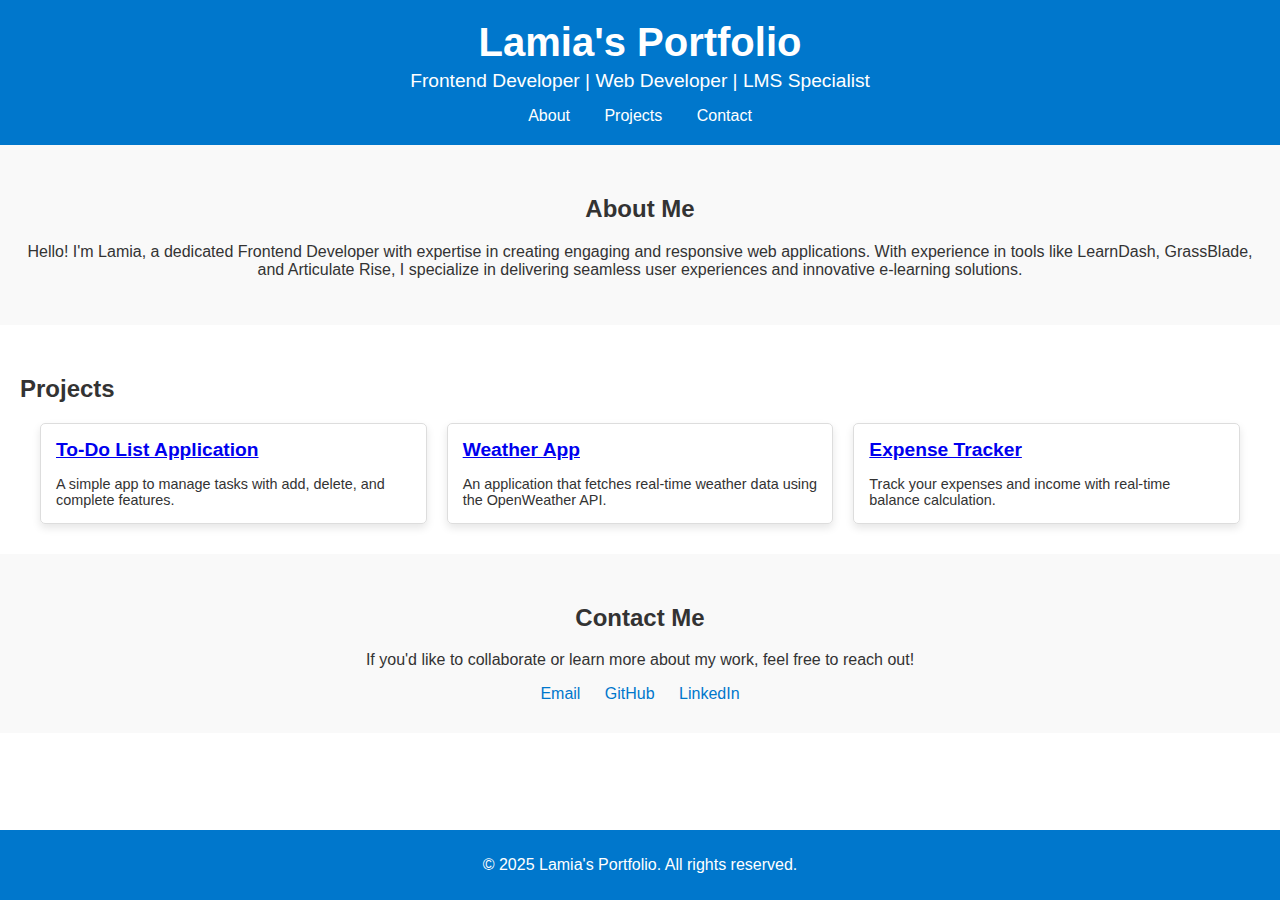
<file: index.html>
<!DOCTYPE html>
<html lang="en">
<head>
    <meta charset="UTF-8">
    <meta name="viewport" content="width=device-width, initial-scale=1.0">
    <title>Lamia's Portfolio</title>
    <link rel="stylesheet" href="styles.css">
    <style>
        /* Additional styles for layout */
        body {
            font-family: Arial, sans-serif;
            margin: 0;
            padding: 0;
        }

        header {
            background-color: #0077cc;
            color: #fff;
            text-align: center;
            padding: 20px 0;
        }

        header h1 {
            margin: 0;
            font-size: 2.5rem;
        }

        header p {
            margin: 5px 0 15px;
            font-size: 1.2rem;
        }

        nav a {
            color: #fff;
            text-decoration: none;
            margin: 0 15px;
            font-size: 1rem;
        }

        nav a:hover {
            text-decoration: underline;
        }

        section {
            padding: 30px 20px;
        }

        #about {
            background-color: #f9f9f9;
            text-align: center;
        }

        #projects {
            background-color: #fff;
        }

        .projects {
            display: grid;
            grid-template-columns: repeat(auto-fit, minmax(300px, 1fr));
            gap: 20px;
            max-width: 1200px;
            margin: 0 auto;
        }

        .project {
            border: 1px solid #ddd;
            border-radius: 5px;
            overflow: hidden;
            box-shadow: 0 4px 8px rgba(0, 0, 0, 0.1);
            transition: transform 0.2s;
        }

        .project:hover {
            transform: translateY(-5px);
        }

        .project h3 {
            margin: 15px;
            font-size: 1.2rem;
        }

        .project p {
            margin: 15px;
            font-size: 0.9rem;
        }

        #contact {
            background-color: #f9f9f9;
            text-align: center;
        }

        footer {
            background-color: #0077cc;
            color: #fff;
            text-align: center;
            padding: 10px 0;
        }

        .contact a {
            color: #0077cc;
            text-decoration: none;
            margin: 0 10px;
            font-size: 1rem;
        }

        .contact a:hover {
            text-decoration: underline;
        }
    </style>
</head>
<body>

<header>
    <h1>Lamia's Portfolio</h1>
    <p>Frontend Developer | Web Developer | LMS Specialist</p>
    <nav>
        <a href="#about">About</a>
        <a href="#projects">Projects</a>
        <a href="#contact">Contact</a>
    </nav>
</header>

<section id="about">
    <h2>About Me</h2>
    <p>Hello! I'm Lamia, a dedicated Frontend Developer with expertise in creating engaging and responsive web applications. With experience in tools like LearnDash, GrassBlade, and Articulate Rise, I specialize in delivering seamless user experiences and innovative e-learning solutions.</p>
</section>

<section id="projects">
    <h2>Projects</h2>
    <div class="projects">
        <div class="project">
            <h3><a href="todo/todo.html" target="_blank">To-Do List Application</a></h3>
            <p>A simple app to manage tasks with add, delete, and complete features.</p>
        </div>
        <div class="project">
            <h3><a href="weather/weather.html" target="_blank">Weather App</a></h3>
            <p>An application that fetches real-time weather data using the OpenWeather API.</p>
        </div>
        <div class="project">
            <h3><a href="expense/expense.html" target="_blank">Expense Tracker</a></h3>
            <p>Track your expenses and income with real-time balance calculation.</p>
        </div>
    </div>
</section>

<section id="contact">
    <h2>Contact Me</h2>
    <p>If you'd like to collaborate or learn more about my work, feel free to reach out!</p>
    <div class="contact">
        <a href="mailto:example@domain.com">Email</a>
        <a href="https://github.com/username" target="_blank">GitHub</a>
        <a href="https://www.linkedin.com/in/username" target="_blank">LinkedIn</a>
    </div>
</section>

<footer>
    <p>&copy; 2025 Lamia's Portfolio. All rights reserved.</p>
</footer>

</body>
</html>
</file>
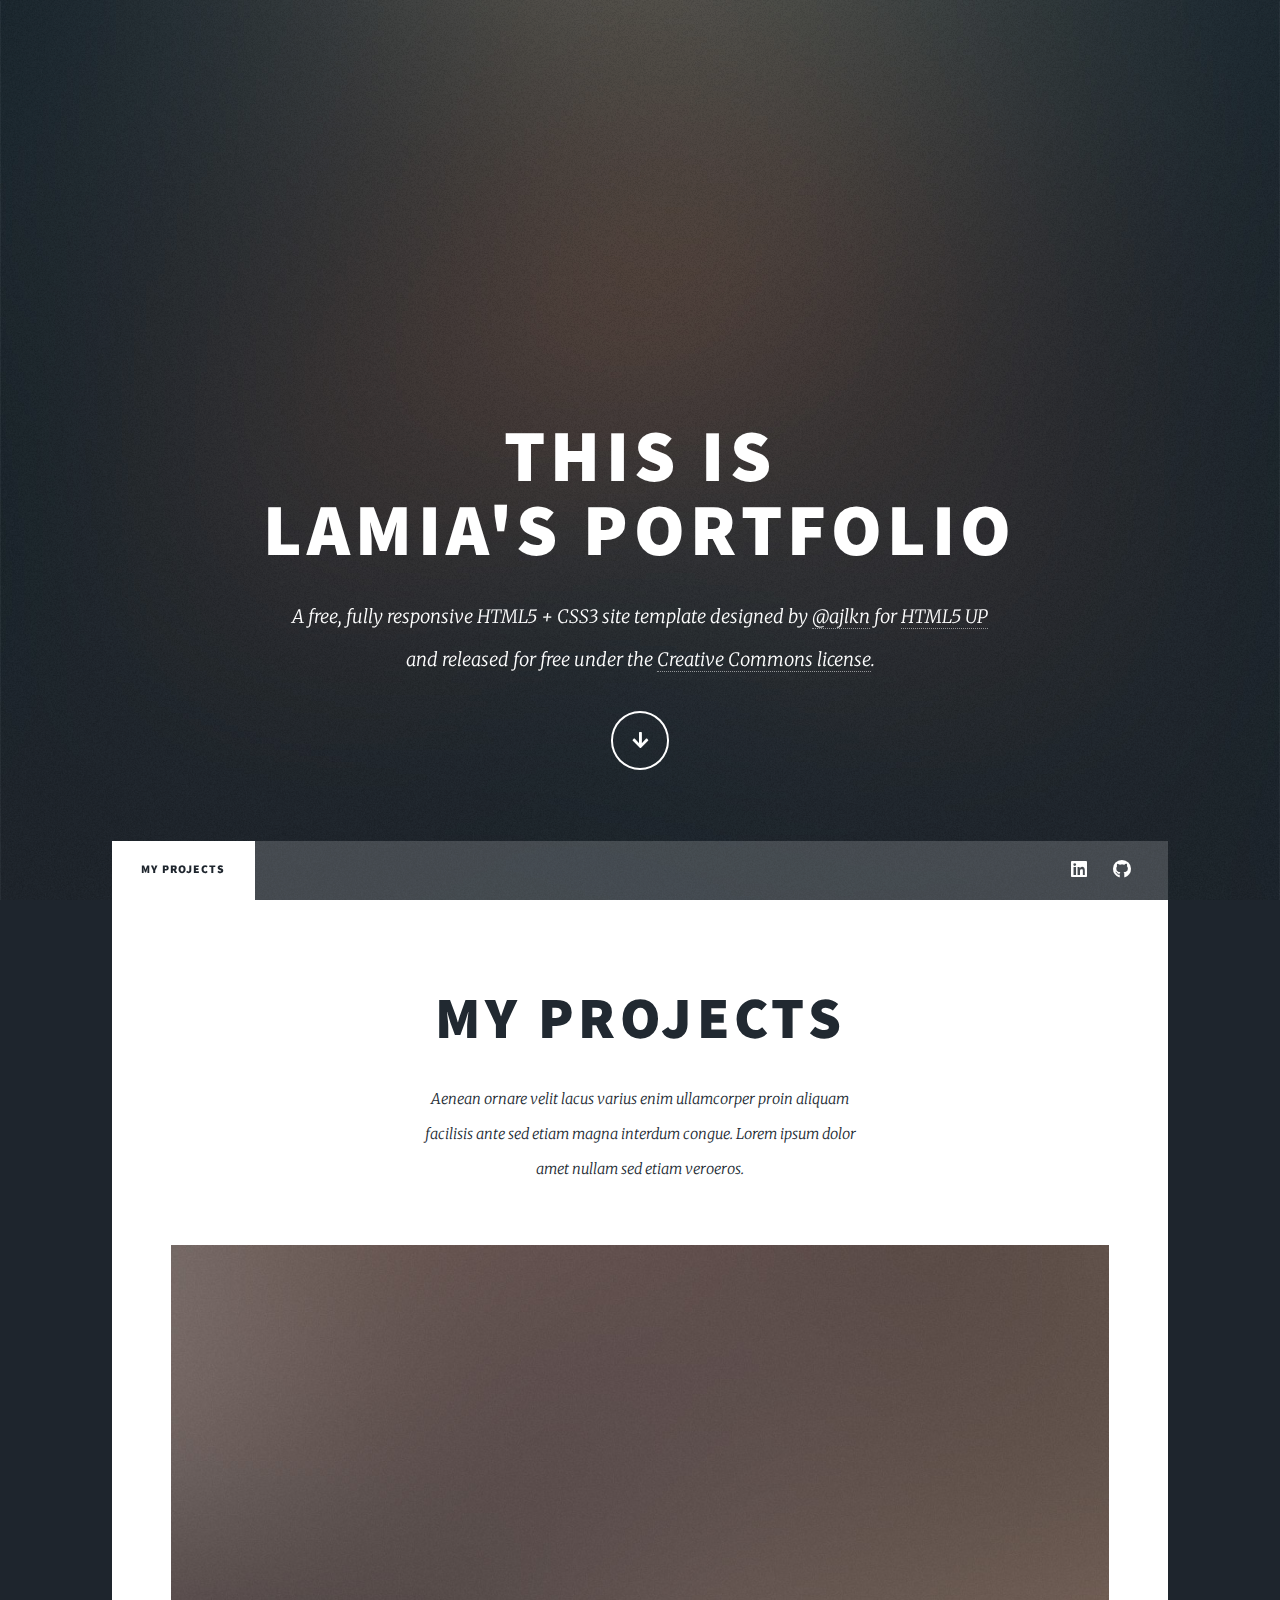
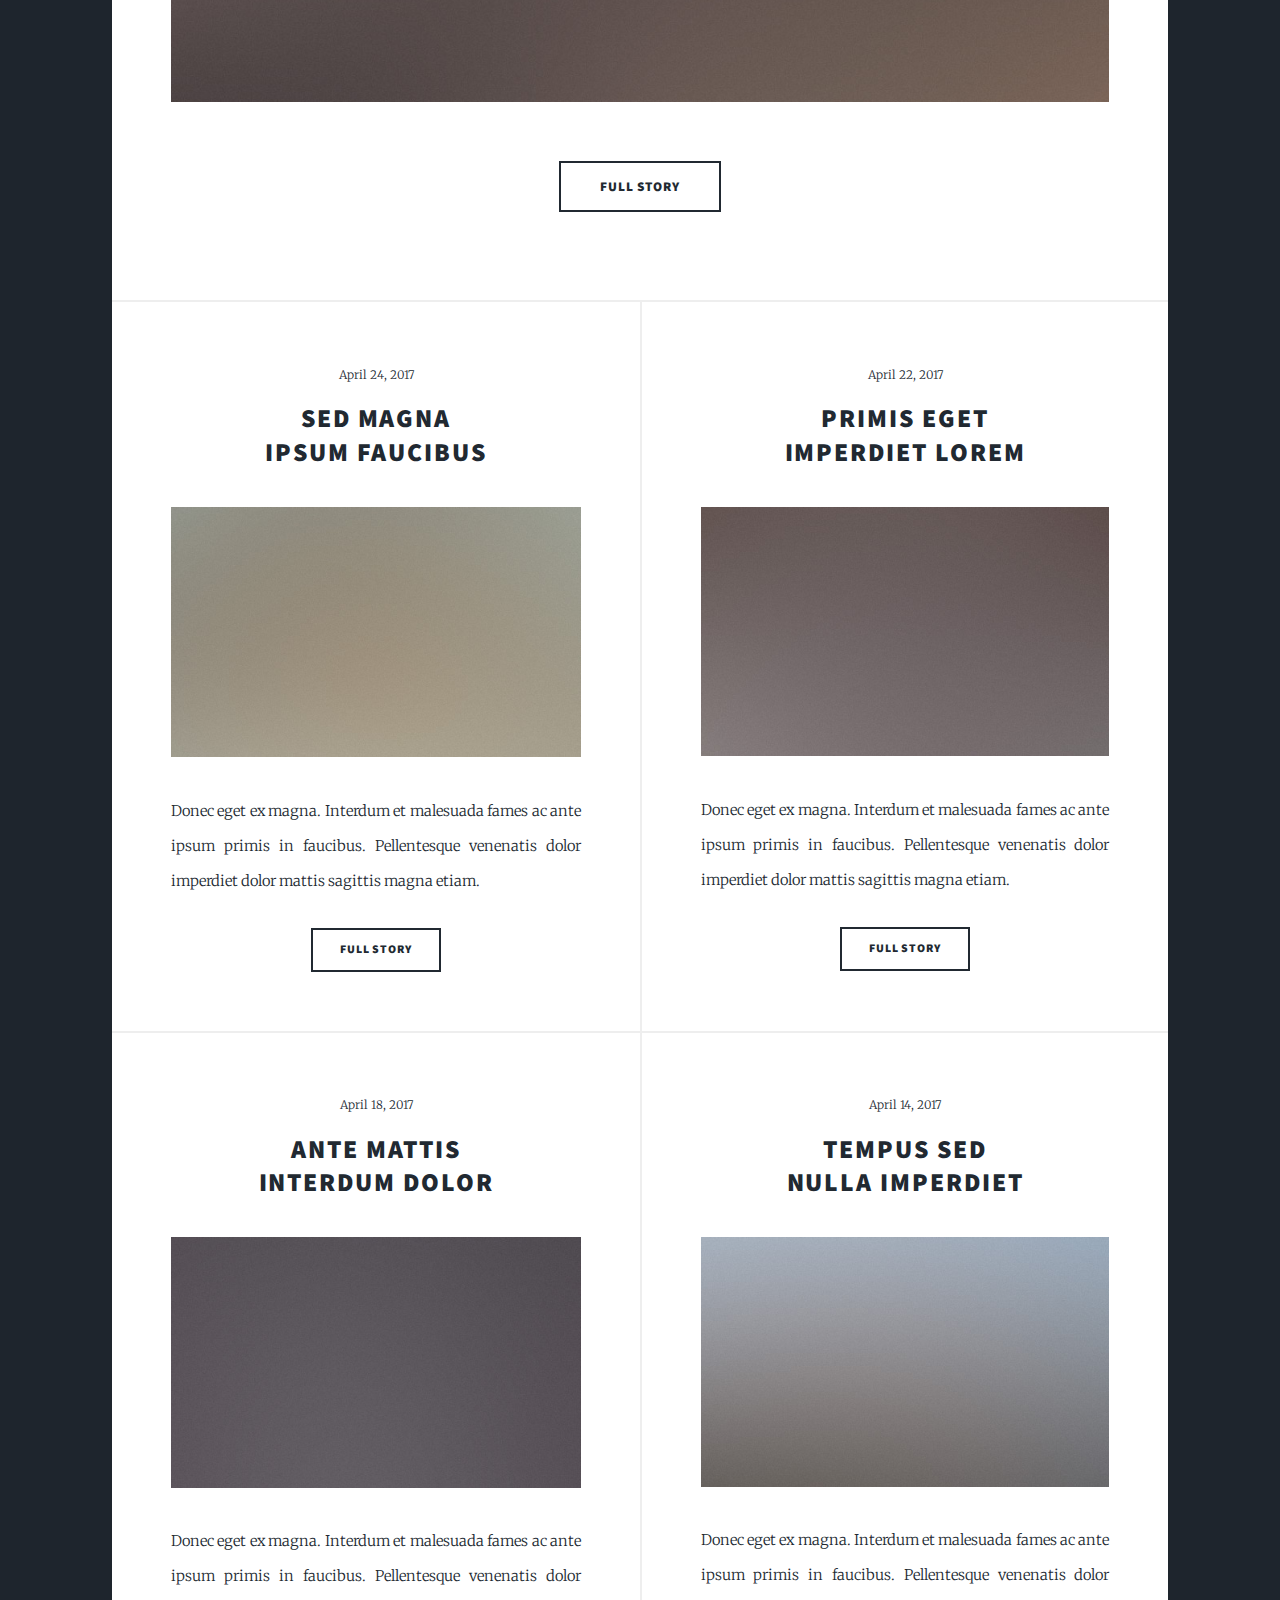
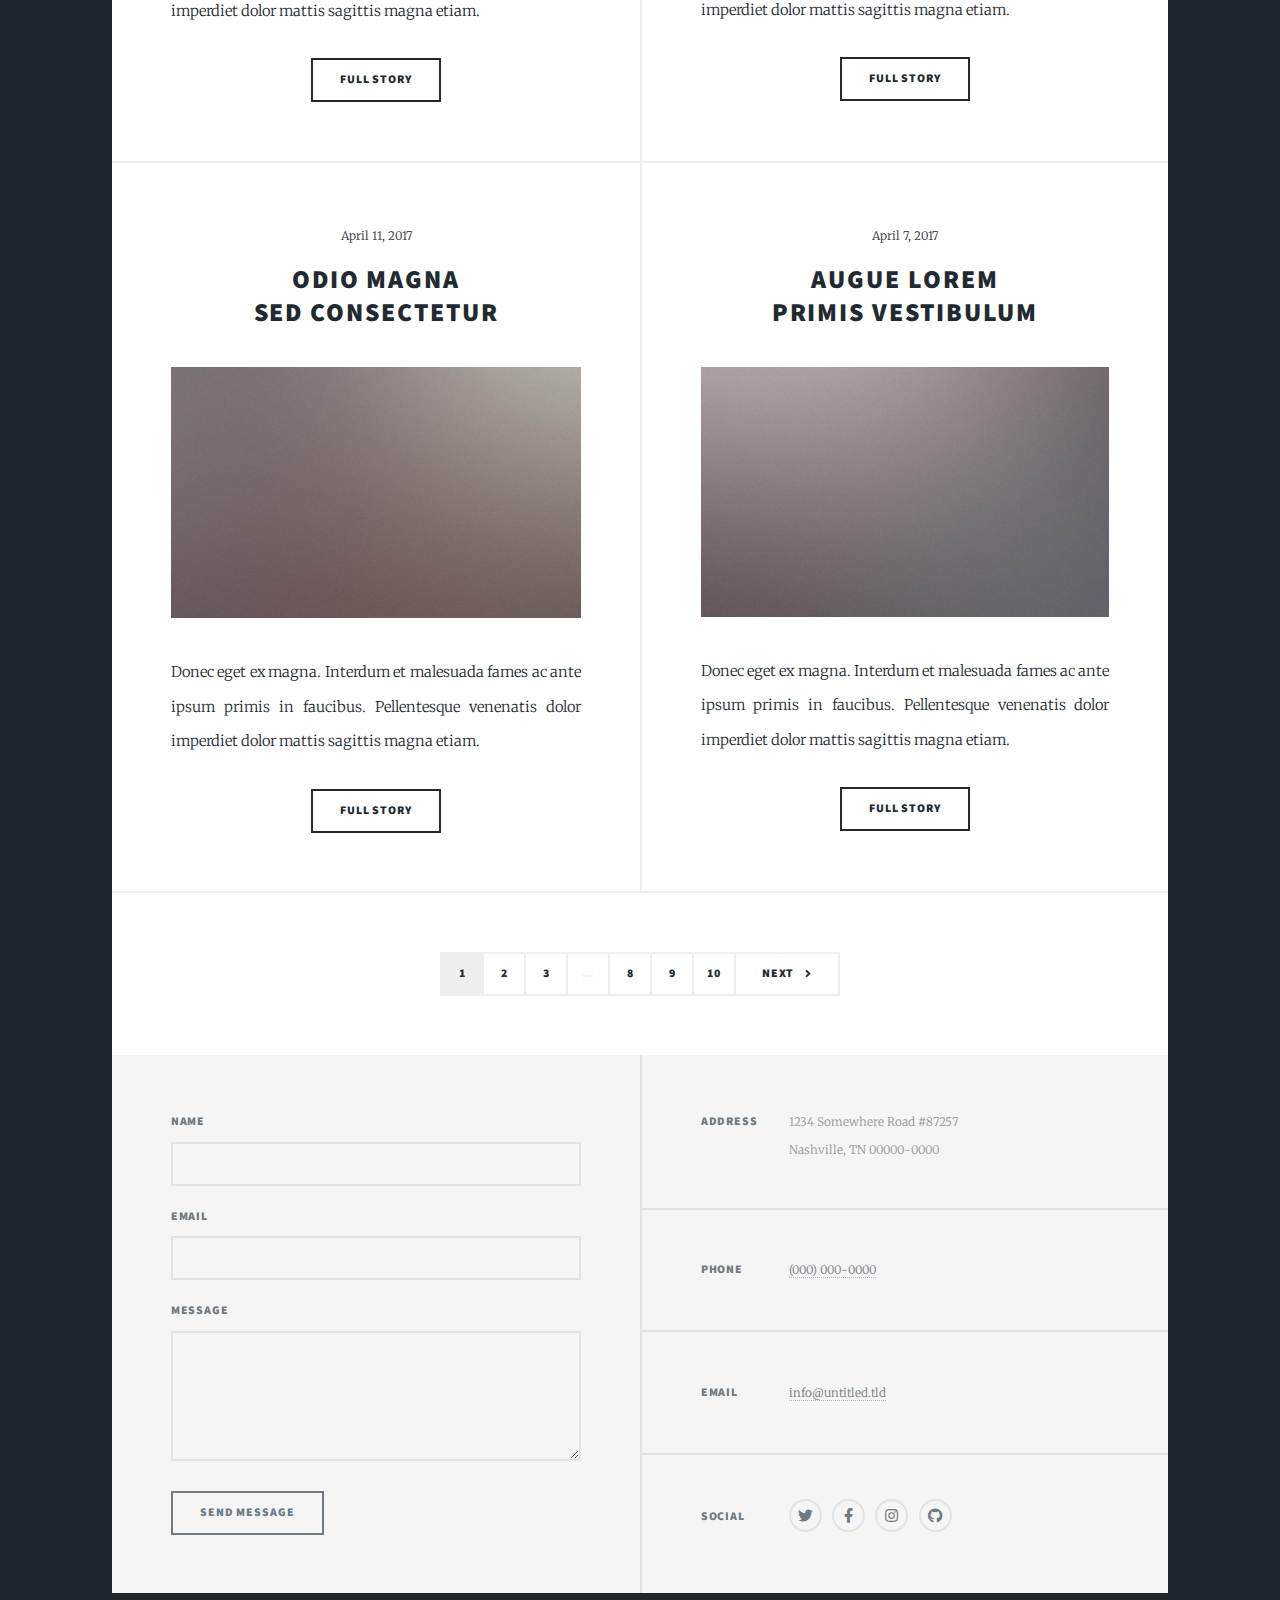
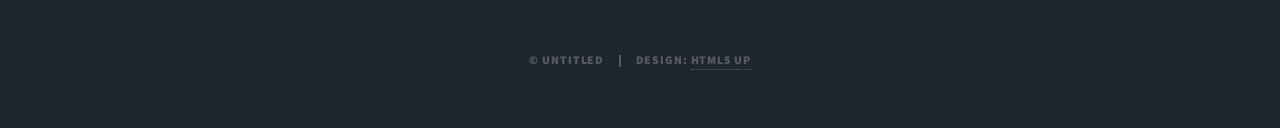
<file: html5up-massively/index.html>
<!DOCTYPE HTML>
<!--
	Massively by HTML5 UP
	html5up.net | @ajlkn
	Free for personal and commercial use under the CCA 3.0 license (html5up.net/license)
-->
<html>
	<head>
		<title>Massively by HTML5 UP</title>
		<meta charset="utf-8" />
		<meta name="viewport" content="width=device-width, initial-scale=1, user-scalable=no" />
		<link rel="stylesheet" href="assets/css/main.css" />
		<noscript><link rel="stylesheet" href="assets/css/noscript.css" /></noscript>
	</head>
	<body class="is-preload">

		<!-- Wrapper -->
			<div id="wrapper" class="fade-in">

				<!-- Intro -->
					<div id="intro">
						<h1>This is<br />
						Lamia's Portfolio</h1>
						<p>A free, fully responsive HTML5 + CSS3 site template designed by <a href="https://twitter.com/ajlkn">@ajlkn</a> for <a href="https://html5up.net">HTML5 UP</a><br />
						and released for free under the <a href="https://html5up.net/license">Creative Commons license</a>.</p>
						<ul class="actions">
							<li><a href="#header" class="button icon solid solo fa-arrow-down scrolly">Continue</a></li>
						</ul>
					</div>

				<!-- Header -->
					<header id="header">
						<a href="index.html" class="logo">Web Developer</a>
					</header>

				<!-- Nav -->
					<nav id="nav">
						<ul class="links">
							<li class="active"><a href="index.html">My Projects</a></li>
							
						</ul>
						<ul class="icons">
							
							<li><a href="https://www.linkedin.com/in/lamia-jamal-183754127/" class="icon brands alt fa-linkedin"><span class="label">linkedin</span></a></li>
							<li><a href="https://github.com/lamia-jamal?tab=repositories" class="icon brands alt fa-github"><span class="label">GitHub</span></a></li>
						</ul>
					</nav>

				<!-- Main -->
					<div id="main">

						<!-- Featured Post -->
							<article class="post featured">
								<header class="major">
									
									<h2><a href="#">My Projects<br />
								</a></h2>
									<p>Aenean ornare velit lacus varius enim ullamcorper proin aliquam<br />
									facilisis ante sed etiam magna interdum congue. Lorem ipsum dolor<br />
									amet nullam sed etiam veroeros.</p>
								</header>
								<a href="#" class="image main"><img src="images/pic01.jpg" alt="" /></a>
								<ul class="actions special">
									<li><a href="#" class="button large">Full Story</a></li>
								</ul>
							</article>

						<!-- Posts -->
							<section class="posts">
								<article>
									<header>
										<span class="date">April 24, 2017</span>
										<h2><a href="#">Sed magna<br />
										ipsum faucibus</a></h2>
									</header>
									<a href="#" class="image fit"><img src="images/pic02.jpg" alt="" /></a>
									<p>Donec eget ex magna. Interdum et malesuada fames ac ante ipsum primis in faucibus. Pellentesque venenatis dolor imperdiet dolor mattis sagittis magna etiam.</p>
									<ul class="actions special">
										<li><a href="#" class="button">Full Story</a></li>
									</ul>
								</article>
								<article>
									<header>
										<span class="date">April 22, 2017</span>
										<h2><a href="#">Primis eget<br />
										imperdiet lorem</a></h2>
									</header>
									<a href="#" class="image fit"><img src="images/pic03.jpg" alt="" /></a>
									<p>Donec eget ex magna. Interdum et malesuada fames ac ante ipsum primis in faucibus. Pellentesque venenatis dolor imperdiet dolor mattis sagittis magna etiam.</p>
									<ul class="actions special">
										<li><a href="#" class="button">Full Story</a></li>
									</ul>
								</article>
								<article>
									<header>
										<span class="date">April 18, 2017</span>
										<h2><a href="#">Ante mattis<br />
										interdum dolor</a></h2>
									</header>
									<a href="#" class="image fit"><img src="images/pic04.jpg" alt="" /></a>
									<p>Donec eget ex magna. Interdum et malesuada fames ac ante ipsum primis in faucibus. Pellentesque venenatis dolor imperdiet dolor mattis sagittis magna etiam.</p>
									<ul class="actions special">
										<li><a href="#" class="button">Full Story</a></li>
									</ul>
								</article>
								<article>
									<header>
										<span class="date">April 14, 2017</span>
										<h2><a href="#">Tempus sed<br />
										nulla imperdiet</a></h2>
									</header>
									<a href="#" class="image fit"><img src="images/pic05.jpg" alt="" /></a>
									<p>Donec eget ex magna. Interdum et malesuada fames ac ante ipsum primis in faucibus. Pellentesque venenatis dolor imperdiet dolor mattis sagittis magna etiam.</p>
									<ul class="actions special">
										<li><a href="#" class="button">Full Story</a></li>
									</ul>
								</article>
								<article>
									<header>
										<span class="date">April 11, 2017</span>
										<h2><a href="#">Odio magna<br />
										sed consectetur</a></h2>
									</header>
									<a href="#" class="image fit"><img src="images/pic06.jpg" alt="" /></a>
									<p>Donec eget ex magna. Interdum et malesuada fames ac ante ipsum primis in faucibus. Pellentesque venenatis dolor imperdiet dolor mattis sagittis magna etiam.</p>
									<ul class="actions special">
										<li><a href="#" class="button">Full Story</a></li>
									</ul>
								</article>
								<article>
									<header>
										<span class="date">April 7, 2017</span>
										<h2><a href="#">Augue lorem<br />
										primis vestibulum</a></h2>
									</header>
									<a href="#" class="image fit"><img src="images/pic07.jpg" alt="" /></a>
									<p>Donec eget ex magna. Interdum et malesuada fames ac ante ipsum primis in faucibus. Pellentesque venenatis dolor imperdiet dolor mattis sagittis magna etiam.</p>
									<ul class="actions special">
										<li><a href="#" class="button">Full Story</a></li>
									</ul>
								</article>
							</section>

						<!-- Footer -->
							<footer>
								<div class="pagination">
									<!--<a href="#" class="previous">Prev</a>-->
									<a href="#" class="page active">1</a>
									<a href="#" class="page">2</a>
									<a href="#" class="page">3</a>
									<span class="extra">&hellip;</span>
									<a href="#" class="page">8</a>
									<a href="#" class="page">9</a>
									<a href="#" class="page">10</a>
									<a href="#" class="next">Next</a>
								</div>
							</footer>

					</div>

				<!-- Footer -->
					<footer id="footer">
						<section>
							<form method="post" action="#">
								<div class="fields">
									<div class="field">
										<label for="name">Name</label>
										<input type="text" name="name" id="name" />
									</div>
									<div class="field">
										<label for="email">Email</label>
										<input type="text" name="email" id="email" />
									</div>
									<div class="field">
										<label for="message">Message</label>
										<textarea name="message" id="message" rows="3"></textarea>
									</div>
								</div>
								<ul class="actions">
									<li><input type="submit" value="Send Message" /></li>
								</ul>
							</form>
						</section>
						<section class="split contact">
							<section class="alt">
								<h3>Address</h3>
								<p>1234 Somewhere Road #87257<br />
								Nashville, TN 00000-0000</p>
							</section>
							<section>
								<h3>Phone</h3>
								<p><a href="#">(000) 000-0000</a></p>
							</section>
							<section>
								<h3>Email</h3>
								<p><a href="#">info@untitled.tld</a></p>
							</section>
							<section>
								<h3>Social</h3>
								<ul class="icons alt">
									<li><a href="#" class="icon brands alt fa-twitter"><span class="label">Twitter</span></a></li>
									<li><a href="#" class="icon brands alt fa-facebook-f"><span class="label">Facebook</span></a></li>
									<li><a href="#" class="icon brands alt fa-instagram"><span class="label">Instagram</span></a></li>
									<li><a href="#" class="icon brands alt fa-github"><span class="label">GitHub</span></a></li>
								</ul>
							</section>
						</section>
					</footer>

				<!-- Copyright -->
					<div id="copyright">
						<ul><li>&copy; Untitled</li><li>Design: <a href="https://html5up.net">HTML5 UP</a></li></ul>
					</div>

			</div>

		<!-- Scripts -->
			<script src="assets/js/jquery.min.js"></script>
			<script src="assets/js/jquery.scrollex.min.js"></script>
			<script src="assets/js/jquery.scrolly.min.js"></script>
			<script src="assets/js/browser.min.js"></script>
			<script src="assets/js/breakpoints.min.js"></script>
			<script src="assets/js/util.js"></script>
			<script src="assets/js/main.js"></script>

	</body>
</html>
</file>
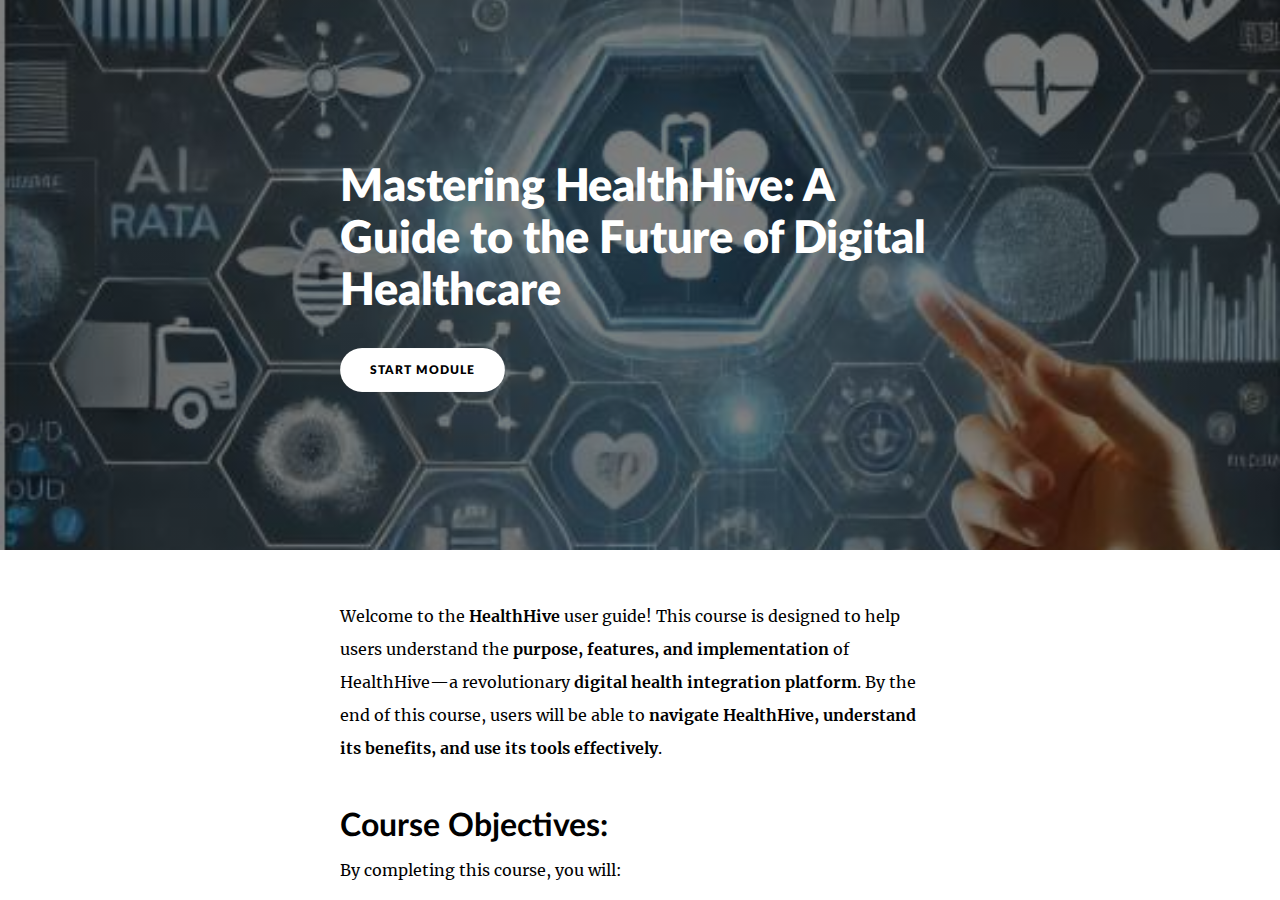
<file: mastering-health-hive/index.html>
<!DOCTYPE html>
<html lang="en" class="">
  <head>
    <meta http-equiv="X-UA-Compatible" content="IE=edge,chrome=1">
    <meta name="viewport" content="width=device-width, initial-scale=1">
    <meta charset="utf-8">

    <title>Mastering HealthHive: A Guide to the Future of Digital Healthcare</title>

    <link type="text/css" rel="stylesheet" href="lib/icomoon.css">
    <script type="text/javascript" src="lib/player-0.0.11.min.js"></script>
    <script type="text/javascript" src="lib/lzwcompress.js"></script>

    <!-- Resize Hack -->
    <script type="text/javascript">
      window.resizeTo(screen.width, screen.height);
    </script>
    
    <!--[if lt IE 9]>
    <script src="//html5shiv.googlecode.com/svn/trunk/html5.js"></script>
    <![endif]-->

    <script id="__ENTRY__" type="application/json">
      {".js":["rise/2077eaa6.js"]}
    </script>

    <script id="__REMOTE_ENTRIES__" type="application/json">
      {"mondrian":{".js":["mondrian/entry.js"]}}
    </script>

    <script>
      (function() {
        const jsonp = {}

        function loadModule(manifest) {
          const p = []

          if (manifest['.css'] != null) {
            for (var idx = 0; idx < manifest['.css'].length; idx++) {
              p.push(new Promise((resolve, reject) => {
                var link = document.createElement('link')
                link.onload = resolve
                link.onerror = reject
                link.rel = 'stylesheet'
                link.href = 'lib/' + manifest['.css'][idx]
                document.body.appendChild(link)
              }))
            }
          }

          if (manifest['.js'] != null) {
            for (var idx = 0; idx < manifest['.js'].length; idx++) {
              p.push(new Promise((resolve, reject) => {
                var script = document.createElement('script')
                script.onload = resolve
                script.onerror = reject
                script.src = 'lib/' + manifest['.js'][idx]
                document.body.appendChild(script)
              }))
            }
          }

          return Promise.all(p)
        }

        function deserialize(str) {
          const buffer = Uint8Array.from(atob(str), c => c.charCodeAt(0))
          const json = new TextDecoder().decode(buffer)
          const result = JSON.parse(json)
          return result
        }

        function __loadEntry() {
          return loadModule(JSON.parse(document.getElementById('__ENTRY__').textContent))
        }

        function __loadRemoteEntry(name) {
          const manifest = JSON.parse(document.getElementById('__REMOTE_ENTRIES__').textContent)
          if (manifest[name] == null) throw new Error(`Missing manifest for remote entry "${name}".`)
          return loadModule(manifest[name])
        }
        
        async function __loadJsonp(id, path) {
          try {
            return await new Promise((resolve, reject) => {
              try {
                jsonp[id] = resolve
                const script = document.createElement('script')
                script.onerror = reject
                script.src = `./${path}`
                document.head.appendChild(script)
              } catch (err) {
                reject(err)
              }
            })
          } finally {
            delete jsonp[id]
          }
        }

        function __resolveJsonp(id, data) {
          const resolve = jsonp[id]
          if (typeof resolve !== 'function') {
            throw new Error(`Could not load JSONP "${id}"`)
          }
          resolve(data)
        }

        async function __fetchCourse(name) {
          name = name == null ? window.i18n.default : name
          if (!window.i18n.available.includes(name)) {
            console.warn(`Could not load locale "${name}"`)
            name = window.i18n.available[0]
          }
          const encoded = await __loadJsonp(`course:${name}`, `locales/${name}.js`)
          const courseData = deserialize(encoded)
          return courseData
        }

        window.__loadEntry = __loadEntry
        window.__loadRemoteEntry = __loadRemoteEntry
        window.__loadJsonp = __loadJsonp
        window.__resolveJsonp = __resolveJsonp
        window.__fetchCourse = __fetchCourse
      })()
    </script>
  </head>
  <body>
    <div id="app"></div>
    <script type="text/javascript">
  (function(root) {
    window.i18n = {"available":["und"],"default":"und"};
    window.partnerContent = [];

    function isExport() {
      return true;
    }

    function resolvePath(path) {
      return ('assets/').concat(path);
    }

    function resolveFontPath(font) {
      return ('lib/fonts/').concat(font.key.split('/').reverse()[0]);
    }

    function fetchAvailableLocales() {
      return window.i18n
    }

    root.Runtime = {
      fetch: window.__fetchCourse,
      fetchAvailableLocales: fetchAvailableLocales,
      isExport: isExport,
      resolvePath: resolvePath,
      resolveFontPath: resolveFontPath
    };
  }(window));
</script>

    
    <script>__loadEntry()</script>
    
  </body>
</html>
</file>
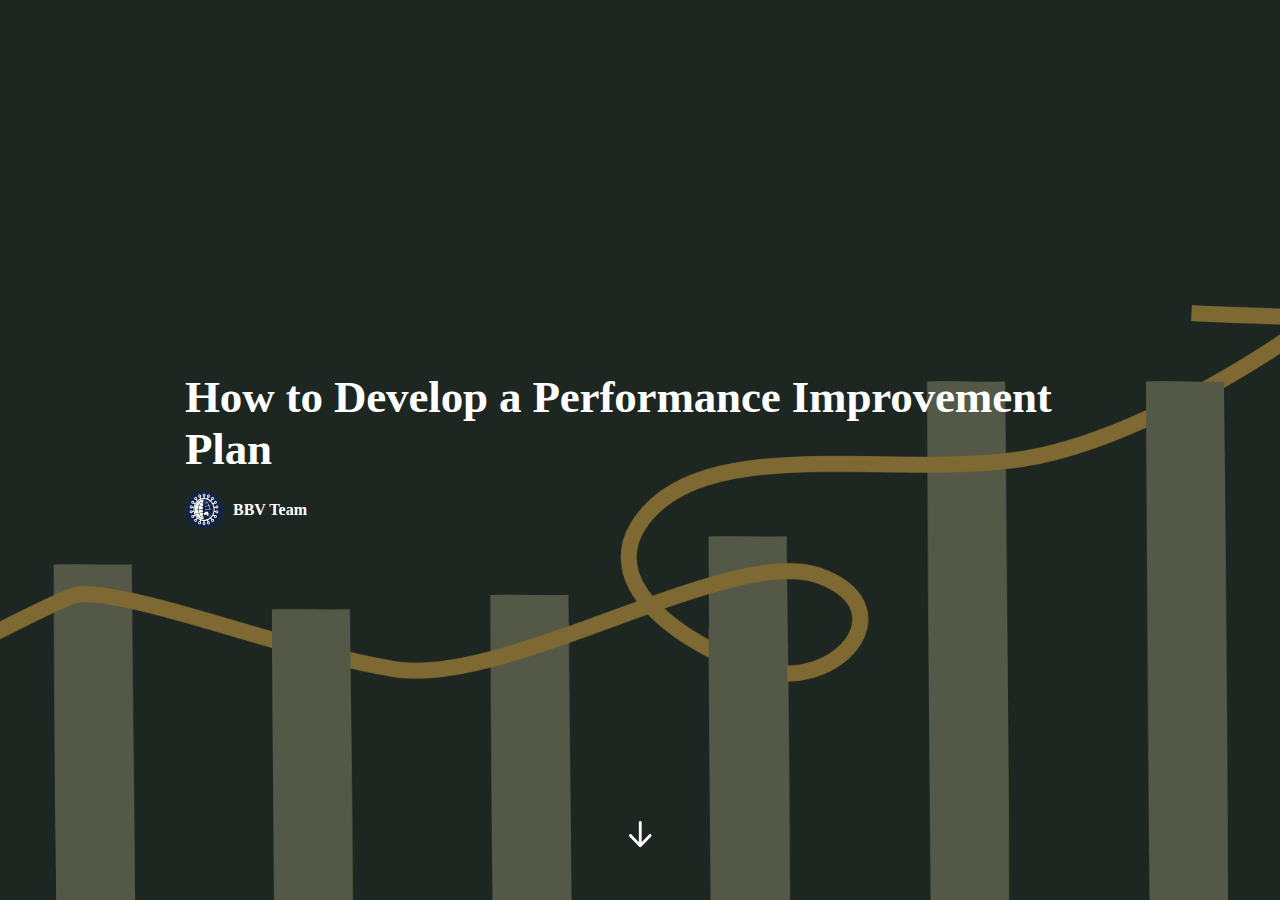
<file: performance-improvement-plan/index.html>
<!DOCTYPE html>
<html lang="en" class="">
  <head>
    <meta http-equiv="X-UA-Compatible" content="IE=edge,chrome=1">
    <meta name="viewport" content="width=device-width, initial-scale=1">
    <meta charset="utf-8">

    <title>How to Develop a Performance Improvement Plan</title>

    <link type="text/css" rel="stylesheet" href="lib/icomoon.css">
    <script type="text/javascript" src="lib/player-0.0.11.min.js"></script>
    <script type="text/javascript" src="lib/lzwcompress.js"></script>

    <!-- Resize Hack -->
    <script type="text/javascript">
      window.resizeTo(screen.width, screen.height);
    </script>
    

    <script id="__ENTRY__" type="application/json">
      {".js":["rise/fbb6c013.js"],".css":["sandbox/4adfab46.css"]}
    </script>

    <script id="__REMOTE_ENTRIES__" type="application/json">
      {"mondrian":{".js":["mondrian/entry.js"]}}
    </script>

    <script>
      (function() {
        const jsonp = {}

        function loadModule(manifest) {
          const p = []

          if (manifest['.css'] != null) {
            for (var idx = 0; idx < manifest['.css'].length; idx++) {
              p.push(new Promise((resolve, reject) => {
                var link = document.createElement('link')
                link.onload = resolve
                link.onerror = reject
                link.rel = 'stylesheet'
                link.href = 'lib/' + manifest['.css'][idx]
                document.body.appendChild(link)
              }))
            }
          }

          if (manifest['.js'] != null) {
            for (var idx = 0; idx < manifest['.js'].length; idx++) {
              p.push(new Promise((resolve, reject) => {
                var script = document.createElement('script')
                script.onload = resolve
                script.onerror = reject
                script.src = 'lib/' + manifest['.js'][idx]
                document.body.appendChild(script)
              }))
            }
          }

          return Promise.all(p)
        }

        function deserialize(str) {
          const buffer = Uint8Array.from(atob(str), c => c.charCodeAt(0))
          const json = new TextDecoder().decode(buffer)
          const result = JSON.parse(json)
          return result
        }

        function __loadEntry() {
          return loadModule(JSON.parse(document.getElementById('__ENTRY__').textContent))
        }

        function __loadRemoteEntry(name) {
          const manifest = JSON.parse(document.getElementById('__REMOTE_ENTRIES__').textContent)
          if (manifest[name] == null) throw new Error(`Missing manifest for remote entry "${name}".`)
          return loadModule(manifest[name])
        }
        
        async function __loadJsonp(id, path) {
          try {
            return await new Promise((resolve, reject) => {
              try {
                jsonp[id] = resolve
                const script = document.createElement('script')
                script.onerror = reject
                script.src = `./${path}`
                document.head.appendChild(script)
              } catch (err) {
                reject(err)
              }
            })
          } finally {
            delete jsonp[id]
          }
        }

        function __resolveJsonp(id, data) {
          const resolve = jsonp[id]
          if (typeof resolve !== 'function') {
            throw new Error(`Could not load JSONP "${id}"`)
          }
          resolve(data)
        }

        async function __fetchCourse(name) {
          name = name == null ? window.i18n.default : name
          if (!window.i18n.available.includes(name)) {
            console.warn(`Could not load locale "${name}"`)
            name = window.i18n.available[0]
          }
          const encoded = await __loadJsonp(`course:${name}`, `locales/${name}.js`)
          const courseData = deserialize(encoded)
          return courseData
        }

        window.__loadEntry = __loadEntry
        window.__loadRemoteEntry = __loadRemoteEntry
        window.__loadJsonp = __loadJsonp
        window.__resolveJsonp = __resolveJsonp
        window.__fetchCourse = __fetchCourse
      })()
    </script>
  </head>
  <body>
    <div id="app"></div>
    <script type="text/javascript">
  (function(root) {
    window.i18n = {"available":["en"],"default":"en"};
    window.partnerContent = [];

    function isExport() {
      return true;
    }

    function resolvePath(path) {
      return ('assets/').concat(path);
    }

    function resolveFontPath(font) {
      return ('lib/fonts/').concat(font.key.split('/').reverse()[0]);
    }

    function fetchAvailableLocales() {
      return window.i18n
    }

    root.Runtime = {
      fetch: window.__fetchCourse,
      fetchAvailableLocales: fetchAvailableLocales,
      isExport: isExport,
      resolvePath: resolvePath,
      resolveFontPath: resolveFontPath
    };
  }(window));
</script>

    
    <script>__loadEntry()</script>
    
  </body>
</html>
</file>
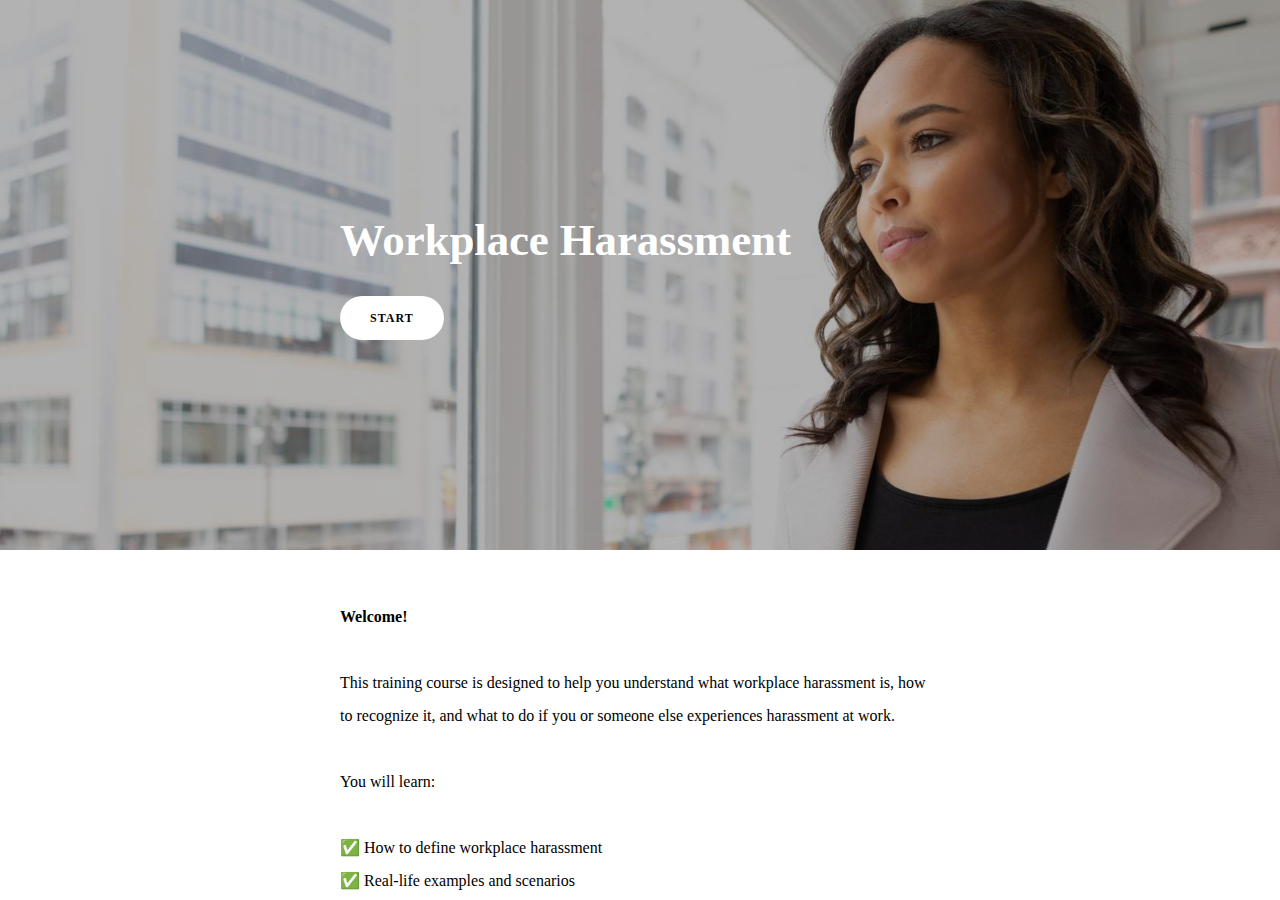
<file: workplace-harassment/index.html>
<!DOCTYPE html>
<html lang="en" class="">
  <head>
    <meta http-equiv="X-UA-Compatible" content="IE=edge,chrome=1">
    <meta name="viewport" content="width=device-width, initial-scale=1">
    <meta charset="utf-8">

    <title>Workplace Harassment</title>

    <link type="text/css" rel="stylesheet" href="lib/icomoon.css">
    <script type="text/javascript" src="lib/player-0.0.11.min.js"></script>
    <script type="text/javascript" src="lib/lzwcompress.js"></script>

    <!-- Resize Hack -->
    <script type="text/javascript">
      window.resizeTo(screen.width, screen.height);
    </script>
    

    <script id="__ENTRY__" type="application/json">
      {".js":["rise/fbb6c013.js"],".css":["sandbox/4adfab46.css"]}
    </script>

    <script id="__REMOTE_ENTRIES__" type="application/json">
      {"mondrian":{".js":["mondrian/entry.js"]}}
    </script>

    <script>
      (function() {
        const jsonp = {}

        function loadModule(manifest) {
          const p = []

          if (manifest['.css'] != null) {
            for (var idx = 0; idx < manifest['.css'].length; idx++) {
              p.push(new Promise((resolve, reject) => {
                var link = document.createElement('link')
                link.onload = resolve
                link.onerror = reject
                link.rel = 'stylesheet'
                link.href = 'lib/' + manifest['.css'][idx]
                document.body.appendChild(link)
              }))
            }
          }

          if (manifest['.js'] != null) {
            for (var idx = 0; idx < manifest['.js'].length; idx++) {
              p.push(new Promise((resolve, reject) => {
                var script = document.createElement('script')
                script.onload = resolve
                script.onerror = reject
                script.src = 'lib/' + manifest['.js'][idx]
                document.body.appendChild(script)
              }))
            }
          }

          return Promise.all(p)
        }

        function deserialize(str) {
          const buffer = Uint8Array.from(atob(str), c => c.charCodeAt(0))
          const json = new TextDecoder().decode(buffer)
          const result = JSON.parse(json)
          return result
        }

        function __loadEntry() {
          return loadModule(JSON.parse(document.getElementById('__ENTRY__').textContent))
        }

        function __loadRemoteEntry(name) {
          const manifest = JSON.parse(document.getElementById('__REMOTE_ENTRIES__').textContent)
          if (manifest[name] == null) throw new Error(`Missing manifest for remote entry "${name}".`)
          return loadModule(manifest[name])
        }
        
        async function __loadJsonp(id, path) {
          try {
            return await new Promise((resolve, reject) => {
              try {
                jsonp[id] = resolve
                const script = document.createElement('script')
                script.onerror = reject
                script.src = `./${path}`
                document.head.appendChild(script)
              } catch (err) {
                reject(err)
              }
            })
          } finally {
            delete jsonp[id]
          }
        }

        function __resolveJsonp(id, data) {
          const resolve = jsonp[id]
          if (typeof resolve !== 'function') {
            throw new Error(`Could not load JSONP "${id}"`)
          }
          resolve(data)
        }

        async function __fetchCourse(name) {
          name = name == null ? window.i18n.default : name
          if (!window.i18n.available.includes(name)) {
            console.warn(`Could not load locale "${name}"`)
            name = window.i18n.available[0]
          }
          const encoded = await __loadJsonp(`course:${name}`, `locales/${name}.js`)
          const courseData = deserialize(encoded)
          return courseData
        }

        window.__loadEntry = __loadEntry
        window.__loadRemoteEntry = __loadRemoteEntry
        window.__loadJsonp = __loadJsonp
        window.__resolveJsonp = __resolveJsonp
        window.__fetchCourse = __fetchCourse
      })()
    </script>
  </head>
  <body>
    <div id="app"></div>
    <script type="text/javascript">
  (function(root) {
    window.i18n = {"available":["en"],"default":"en"};
    window.partnerContent = [];

    function isExport() {
      return true;
    }

    function resolvePath(path) {
      return ('assets/').concat(path);
    }

    function resolveFontPath(font) {
      return ('lib/fonts/').concat(font.key.split('/').reverse()[0]);
    }

    function fetchAvailableLocales() {
      return window.i18n
    }

    root.Runtime = {
      fetch: window.__fetchCourse,
      fetchAvailableLocales: fetchAvailableLocales,
      isExport: isExport,
      resolvePath: resolvePath,
      resolveFontPath: resolveFontPath
    };
  }(window));
</script>

    
    <script>__loadEntry()</script>
    
  </body>
</html>
</file>
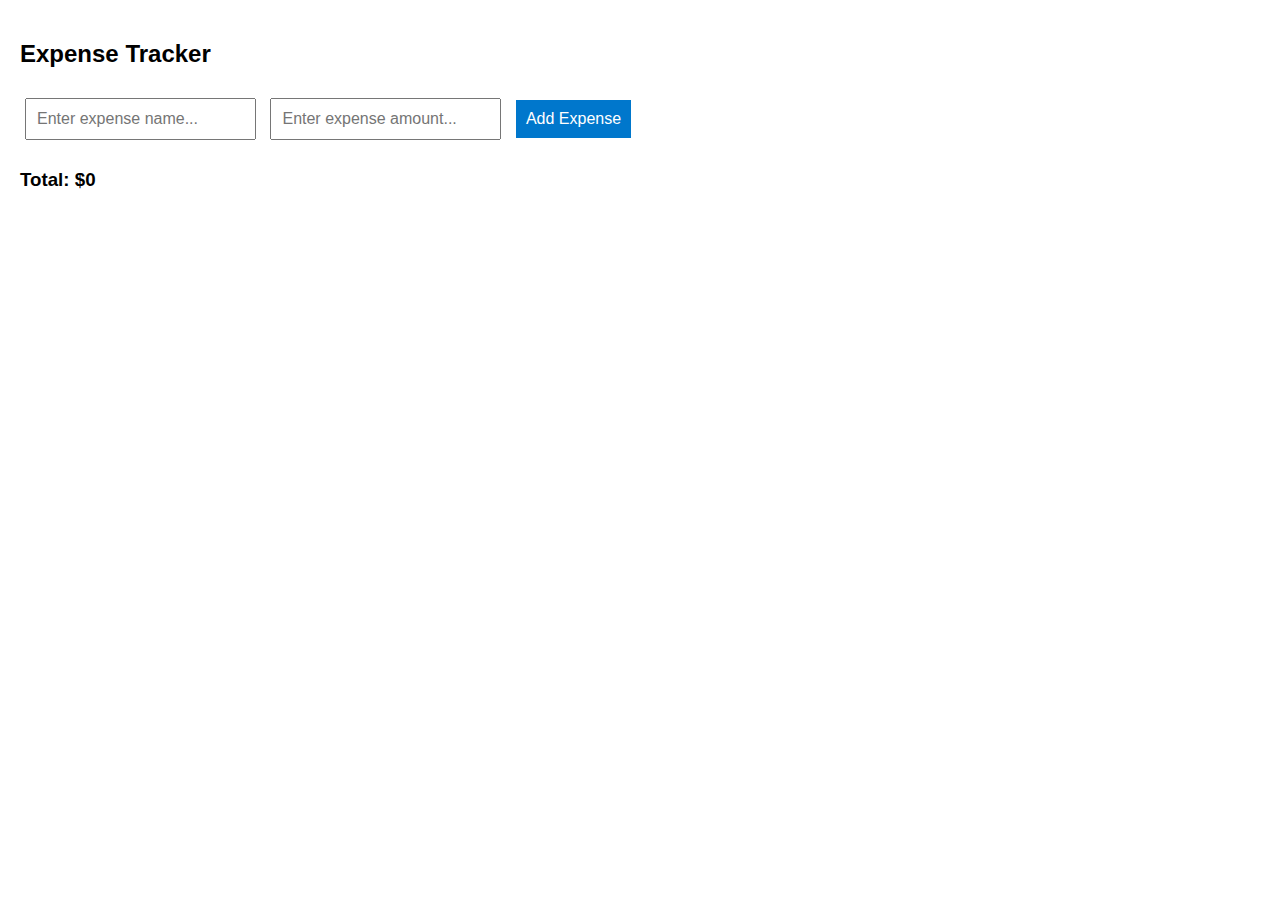
<file: expense/expense.html>
<!DOCTYPE html>
<html lang="en">
<head>
  <meta charset="UTF-8">
  <meta name="viewport" content="width=device-width, initial-scale=1.0">
  <title>Expense Tracker</title>
  <link rel="stylesheet" href="expense.css">
</head>
<body>
  <section id="expense-tracker">
    <h2>Expense Tracker</h2>
    <input type="text" id="expense-name" placeholder="Enter expense name..." />
    <input type="number" id="expense-amount" placeholder="Enter expense amount..." />
    <button id="add-expense">Add Expense</button>
    <ul id="expense-list"></ul>
    <h3>Total: $<span id="total-amount">0</span></h3>
  </section>
  <script src="expense.js"></script>
</body>
</html>
</file>
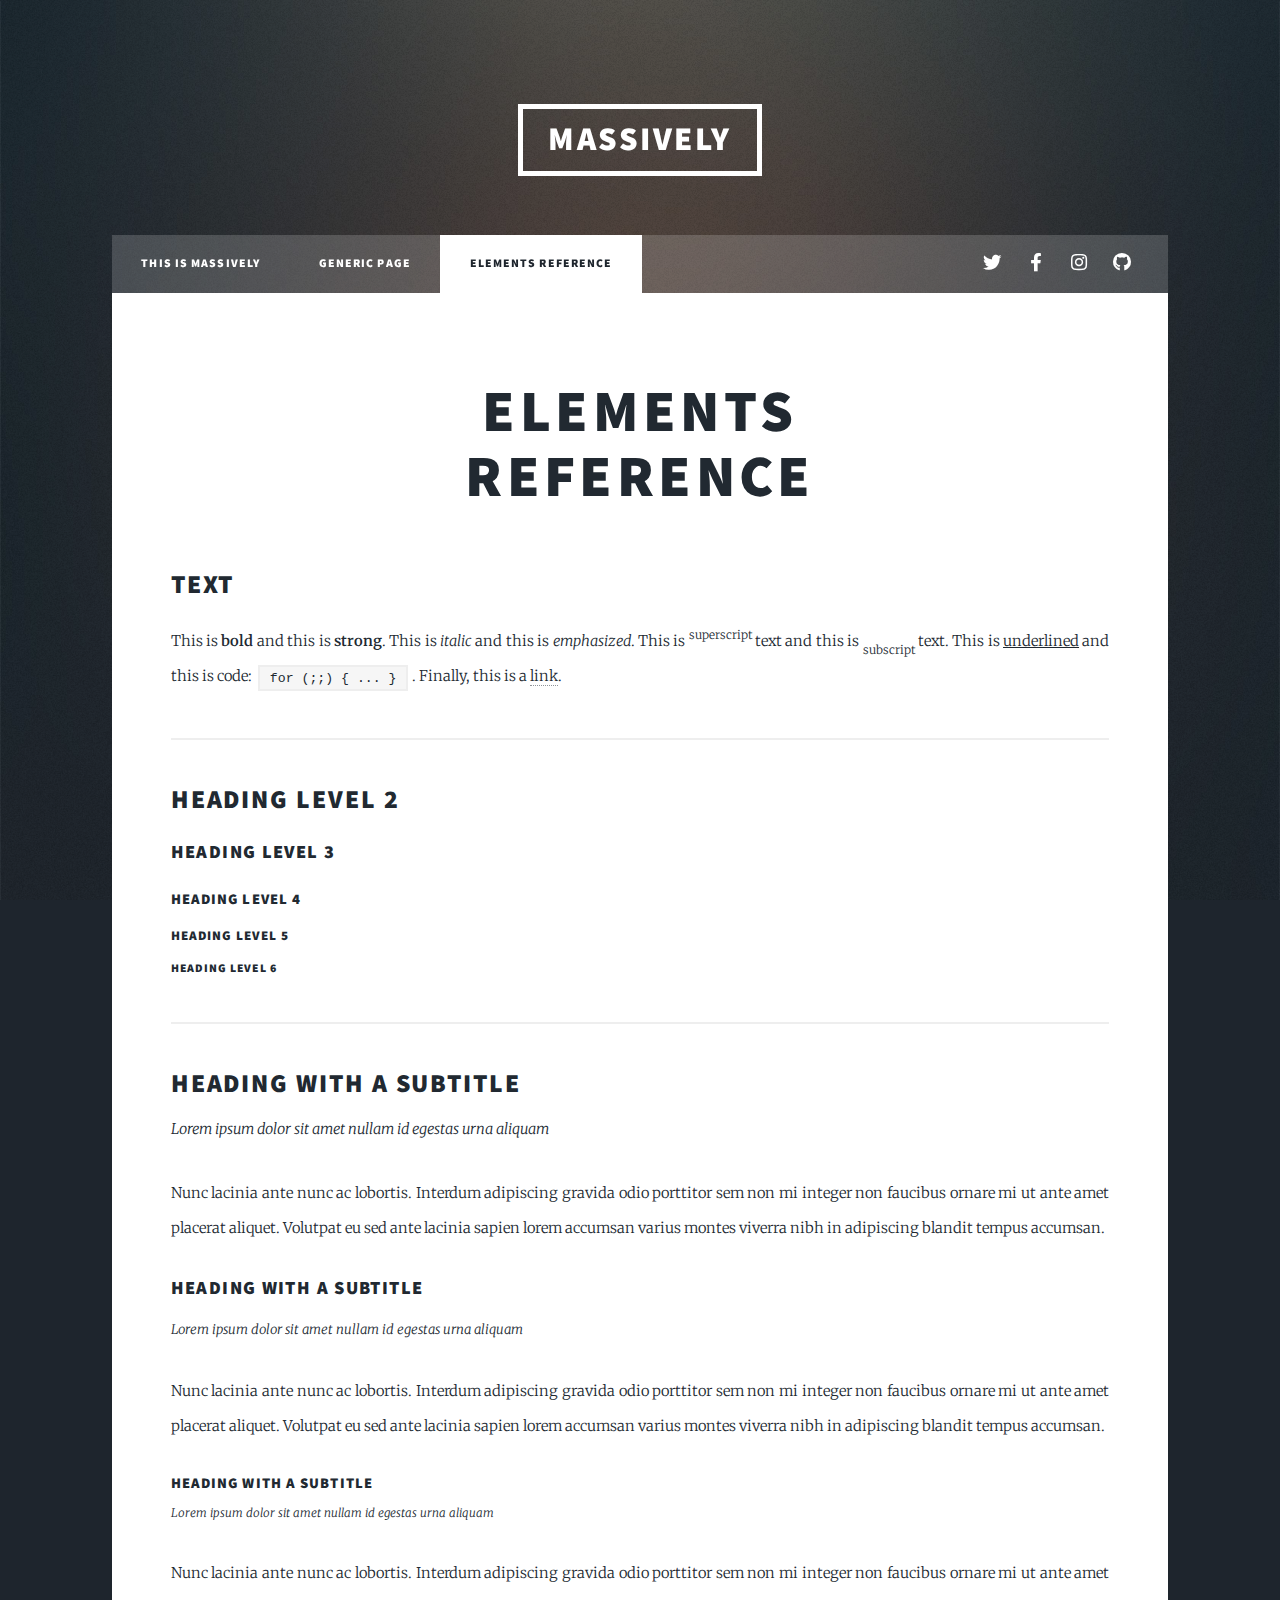
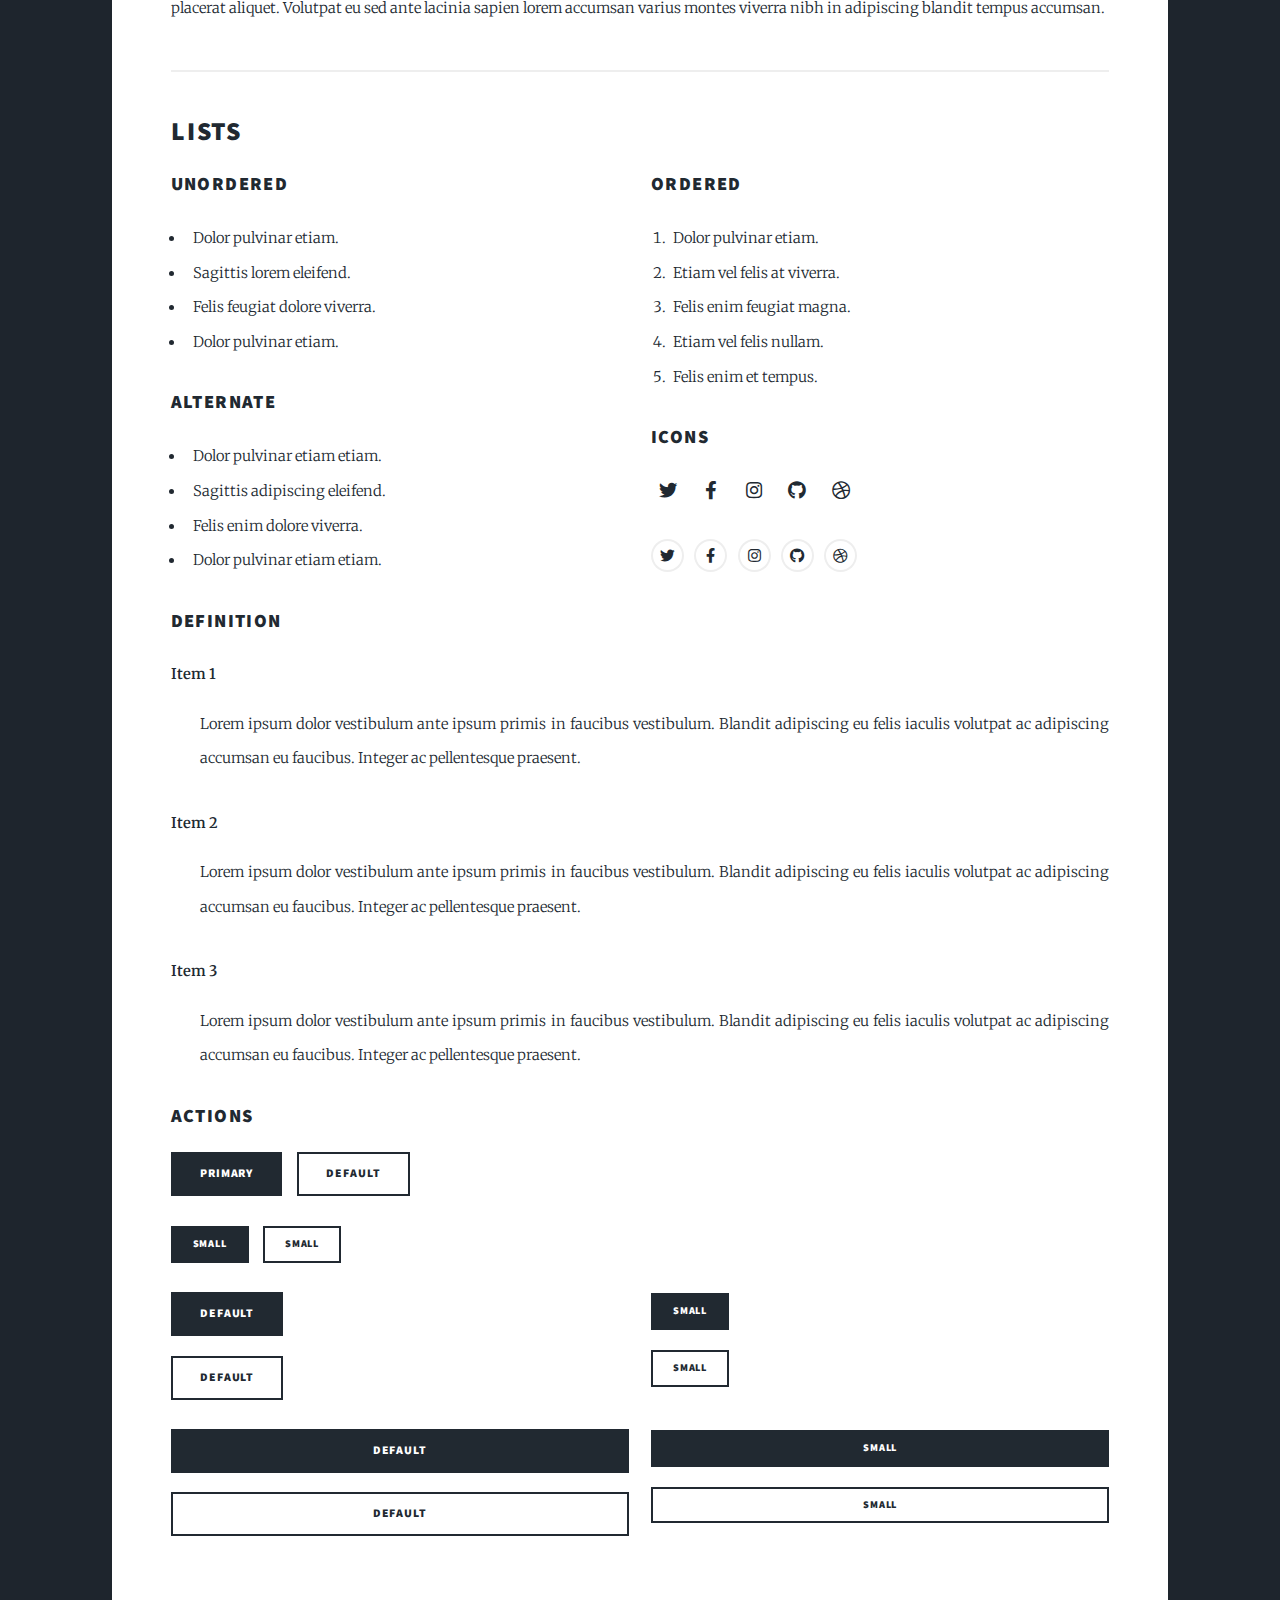
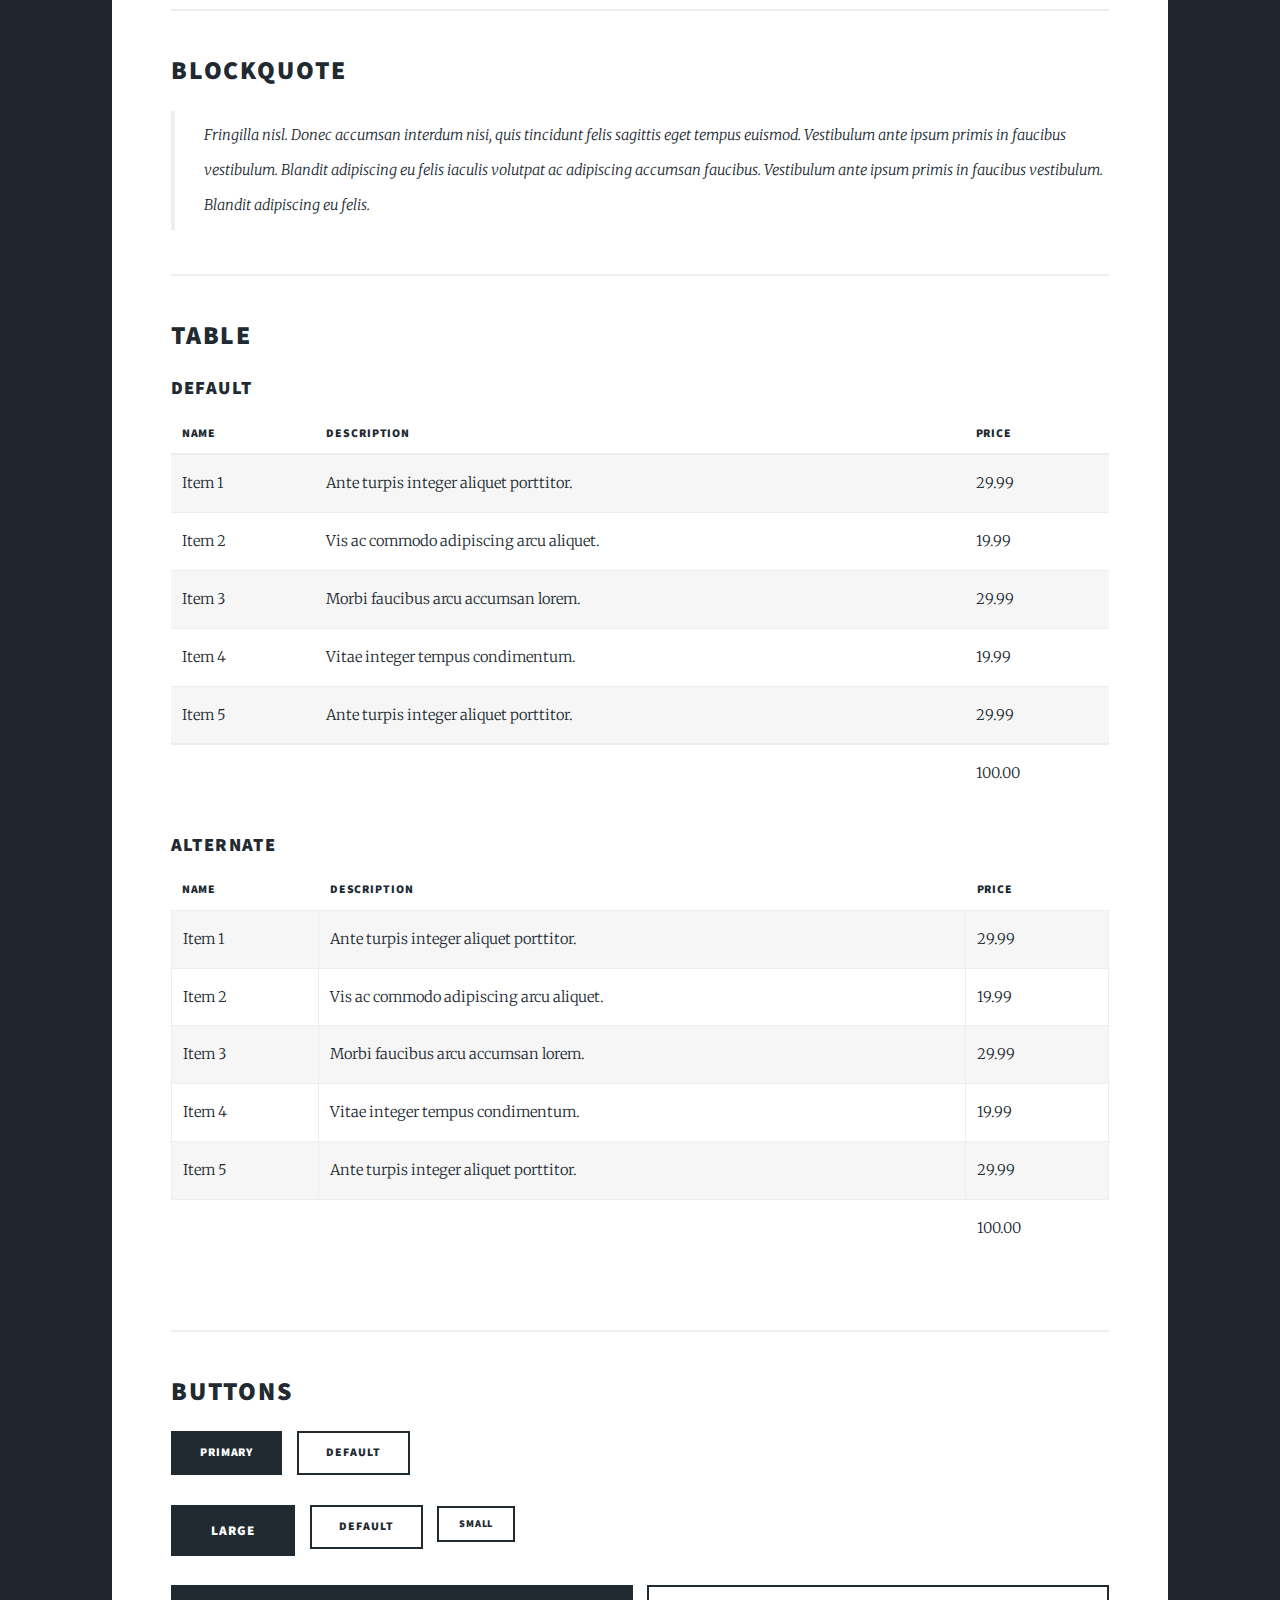
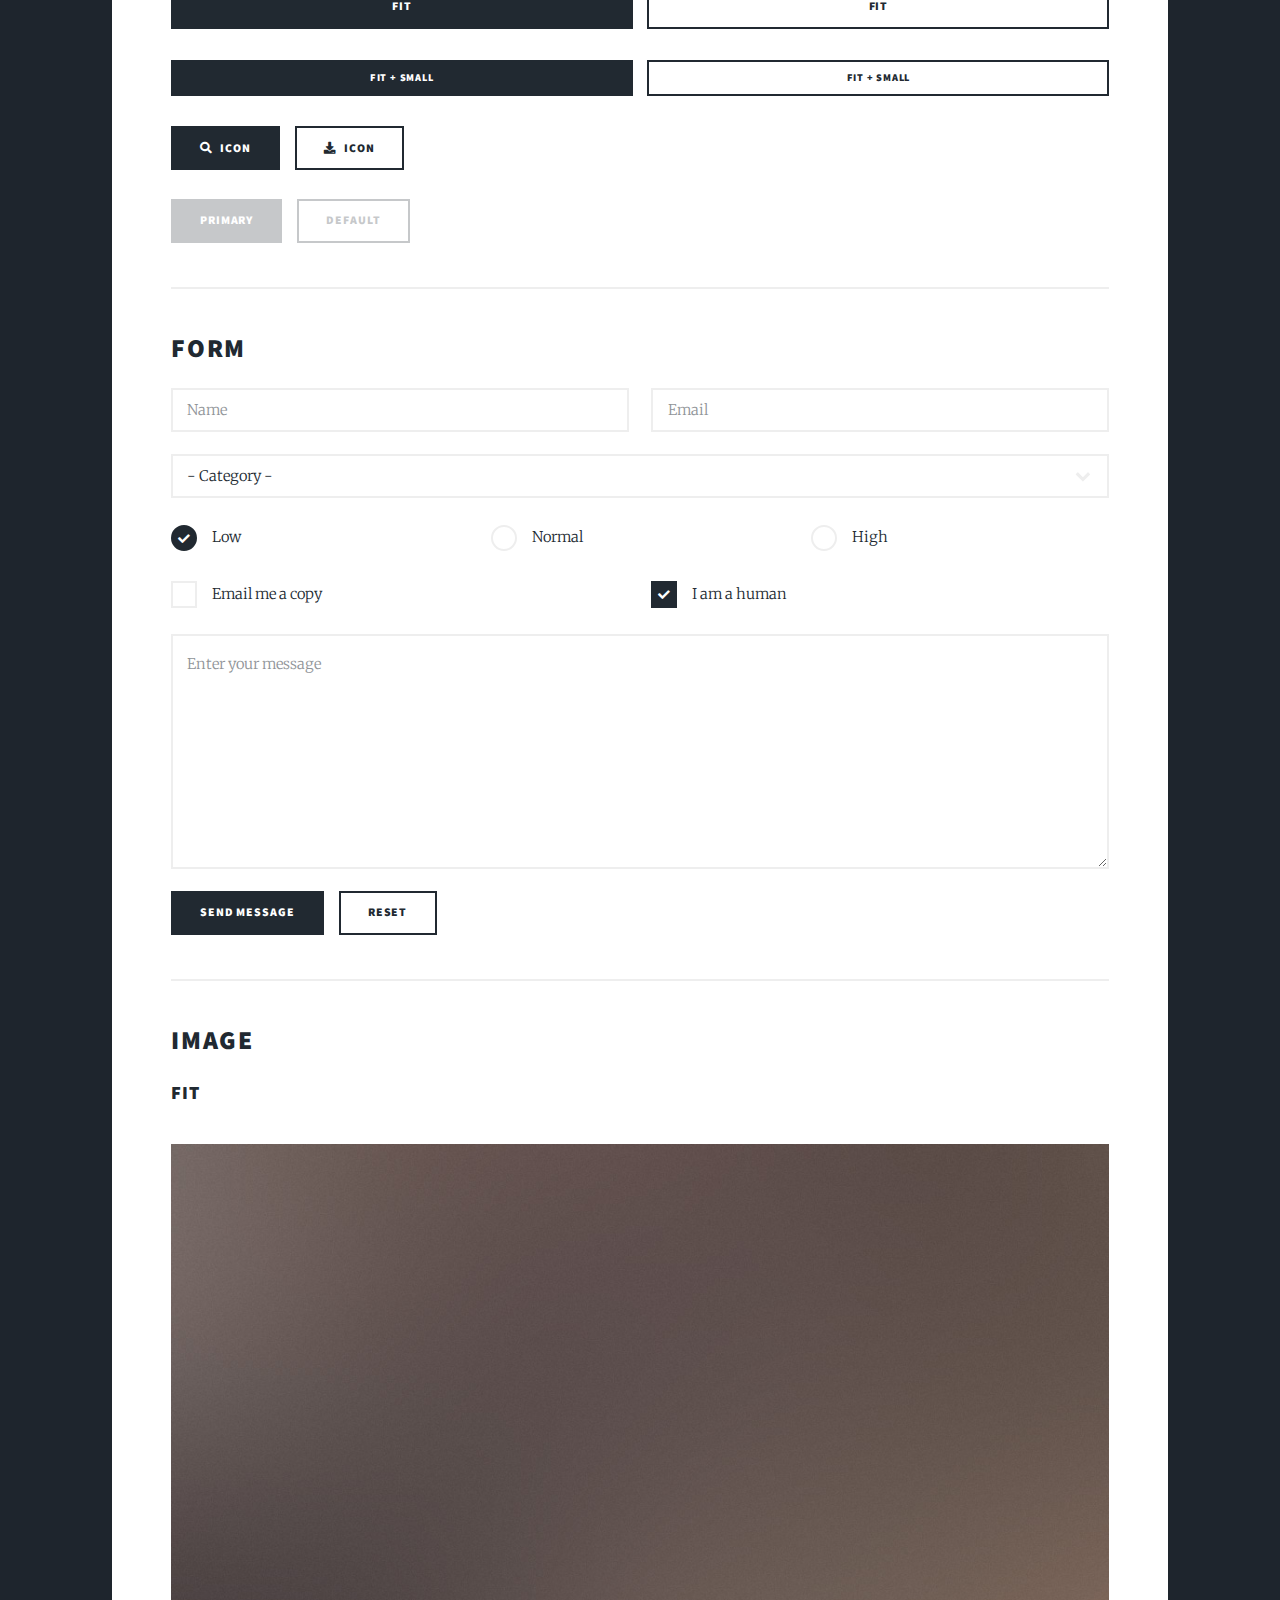
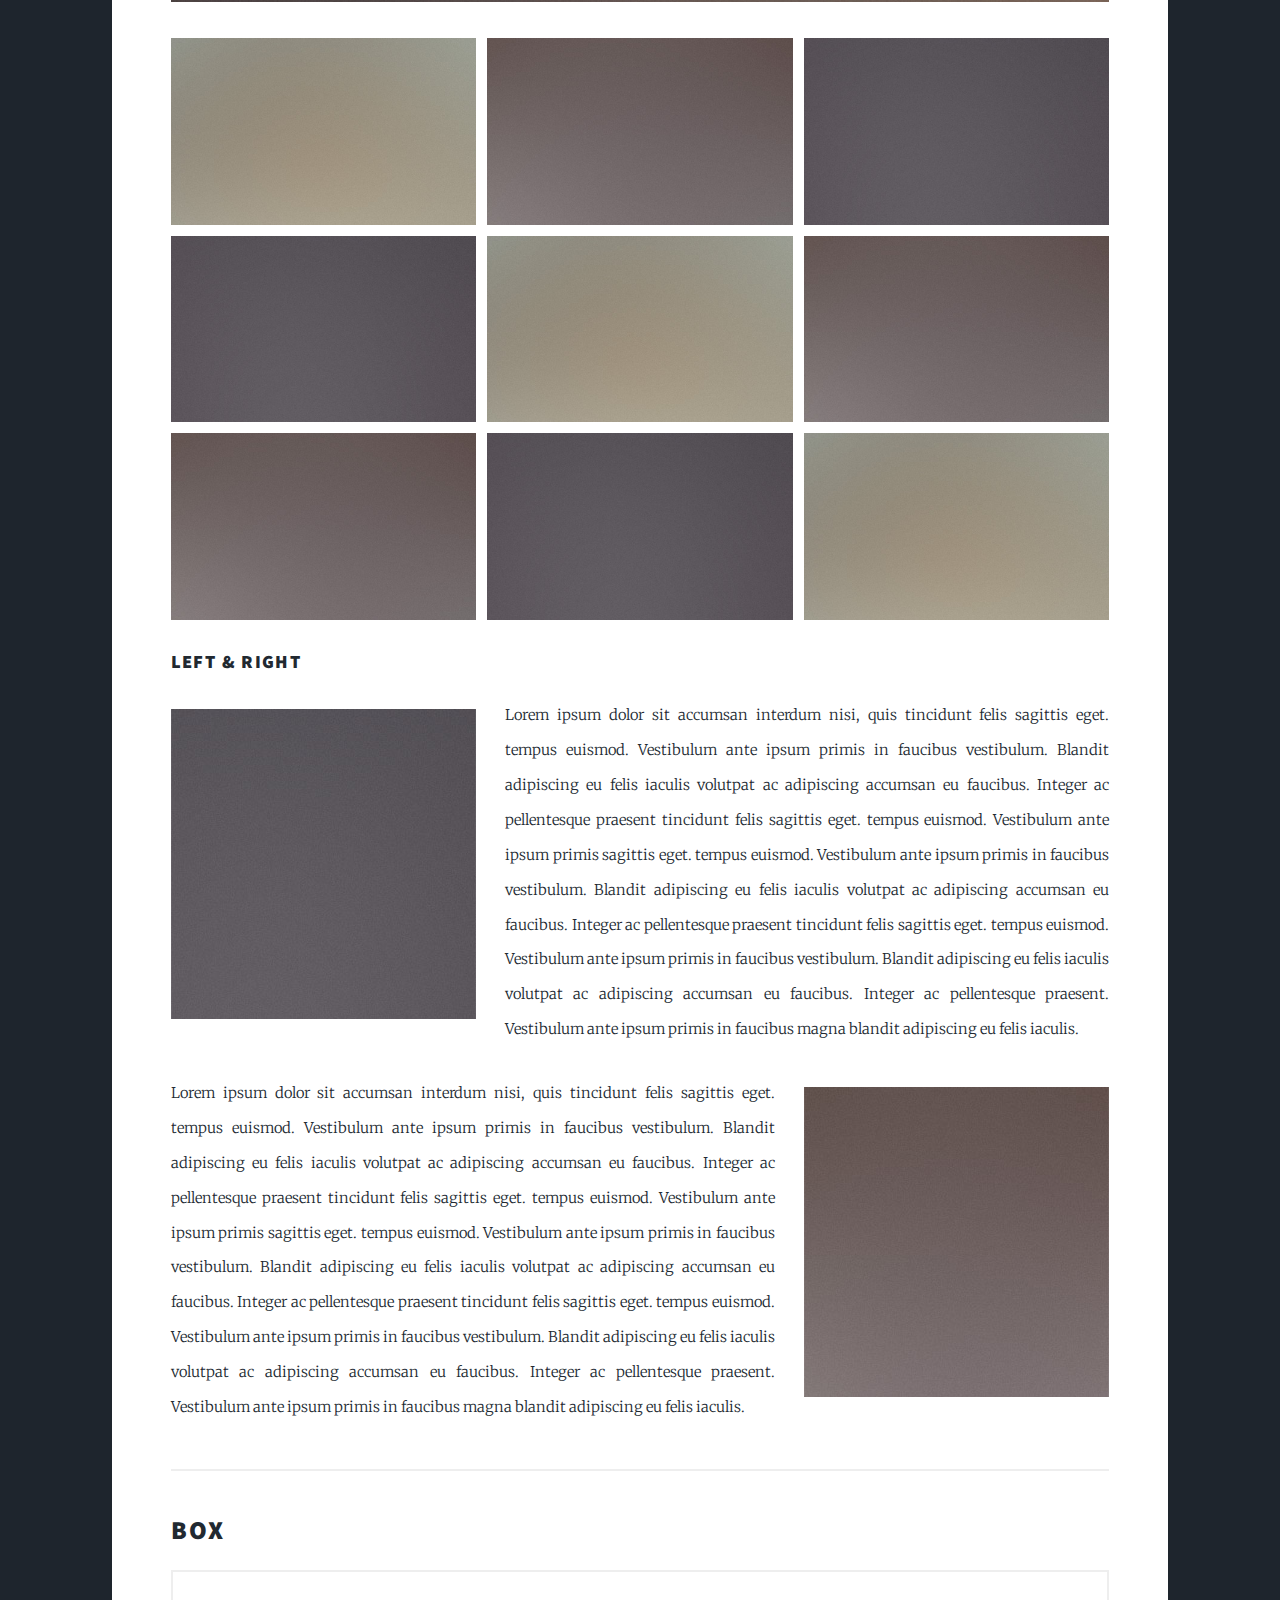
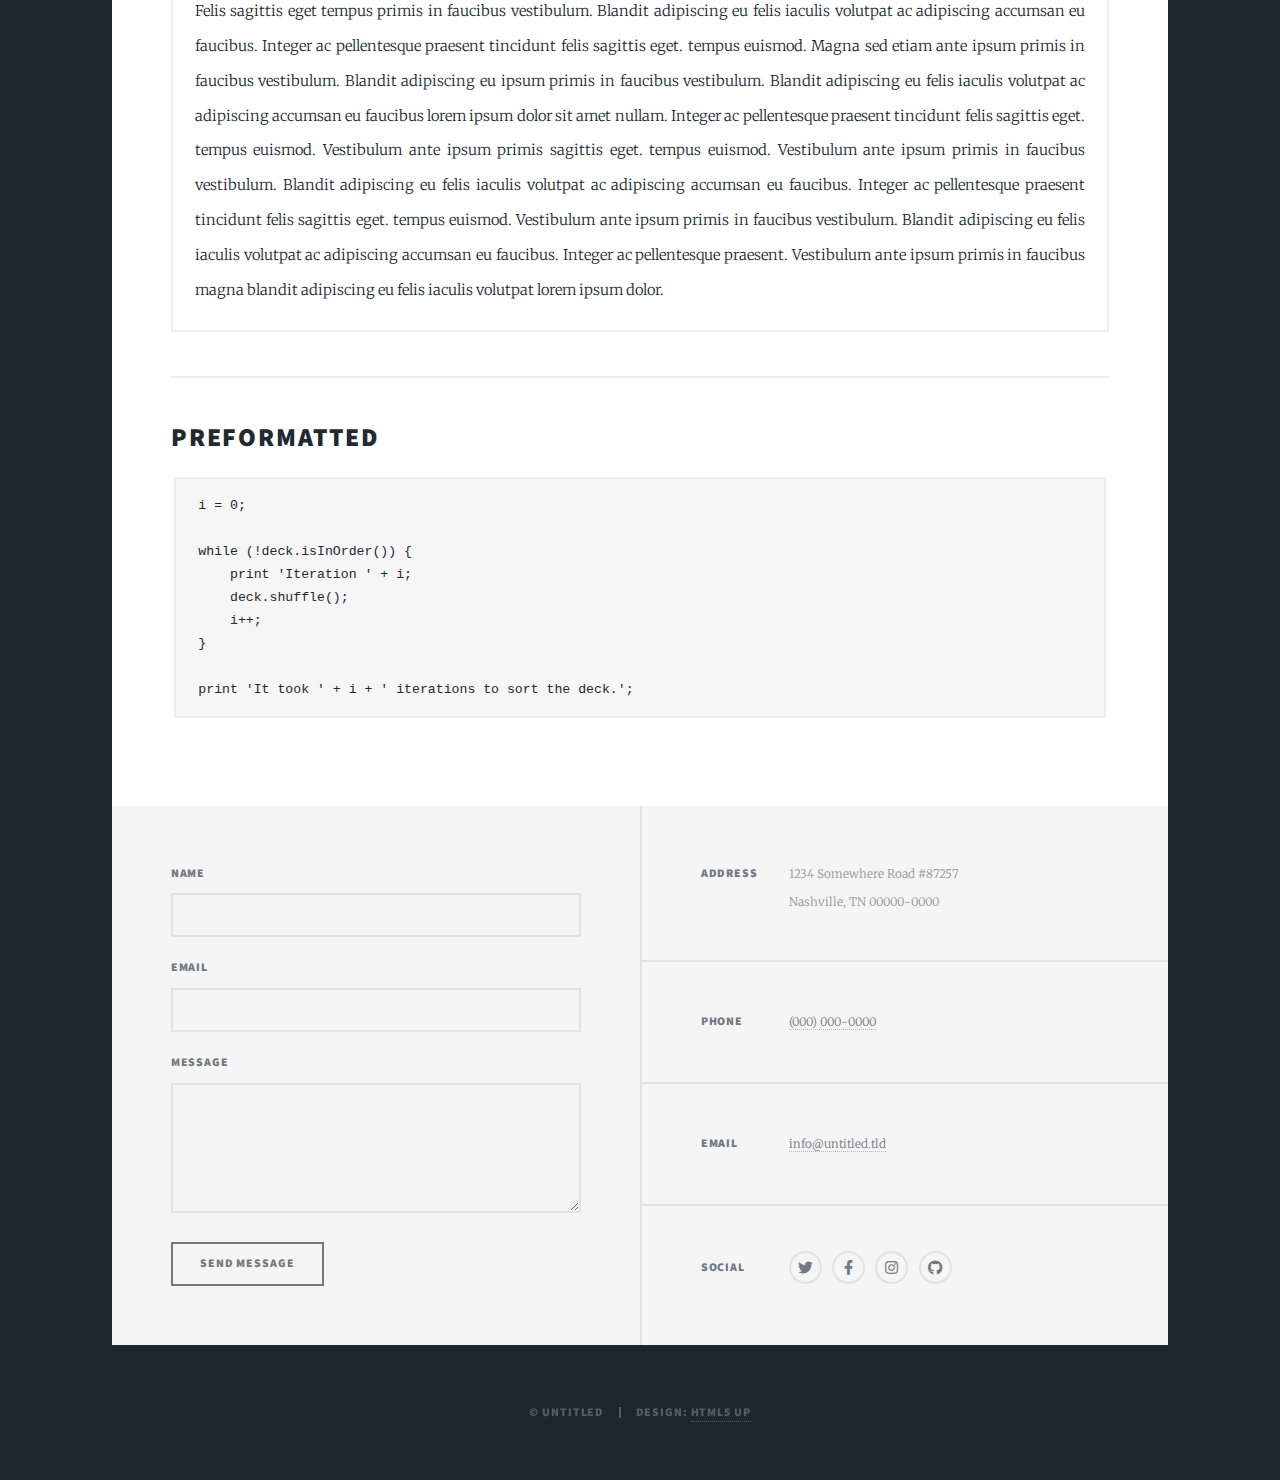
<file: html5up-massively/elements.html>
<!DOCTYPE HTML>
<!--
	Massively by HTML5 UP
	html5up.net | @ajlkn
	Free for personal and commercial use under the CCA 3.0 license (html5up.net/license)
-->
<html>
	<head>
		<title>Elements Reference - Massively by HTML5 UP</title>
		<meta charset="utf-8" />
		<meta name="viewport" content="width=device-width, initial-scale=1, user-scalable=no" />
		<link rel="stylesheet" href="assets/css/main.css" />
		<noscript><link rel="stylesheet" href="assets/css/noscript.css" /></noscript>
	</head>
	<body class="is-preload">

		<!-- Wrapper -->
			<div id="wrapper">

				<!-- Header -->
					<header id="header">
						<a href="index.html" class="logo">Massively</a>
					</header>

				<!-- Nav -->
					<nav id="nav">
						<ul class="links">
							<li><a href="index.html">This is Massively</a></li>
							<li><a href="generic.html">Generic Page</a></li>
							<li class="active"><a href="elements.html">Elements Reference</a></li>
						</ul>
						<ul class="icons">
							<li><a href="#" class="icon brands fa-twitter"><span class="label">Twitter</span></a></li>
							<li><a href="#" class="icon brands fa-facebook-f"><span class="label">Facebook</span></a></li>
							<li><a href="#" class="icon brands fa-instagram"><span class="label">Instagram</span></a></li>
							<li><a href="#" class="icon brands fa-github"><span class="label">GitHub</span></a></li>
						</ul>
					</nav>

				<!-- Main -->
					<div id="main">

						<!-- Post -->
							<section class="post">
								<header class="major">
									<h1>Elements<br />
									Reference</h1>
								</header>

								<!-- Text stuff -->
									<h2>Text</h2>
									<p>This is <b>bold</b> and this is <strong>strong</strong>. This is <i>italic</i> and this is <em>emphasized</em>.
									This is <sup>superscript</sup> text and this is <sub>subscript</sub> text.
									This is <u>underlined</u> and this is code: <code>for (;;) { ... }</code>.
									Finally, this is a <a href="#">link</a>.</p>
									<hr />
									<h2>Heading Level 2</h2>
									<h3>Heading Level 3</h3>
									<h4>Heading Level 4</h4>
									<h5>Heading Level 5</h5>
									<h6>Heading Level 6</h6>
									<hr />
									<header>
										<h2>Heading with a Subtitle</h2>
										<p>Lorem ipsum dolor sit amet nullam id egestas urna aliquam</p>
									</header>
									<p>Nunc lacinia ante nunc ac lobortis. Interdum adipiscing gravida odio porttitor sem non mi integer non faucibus ornare mi ut ante amet placerat aliquet. Volutpat eu sed ante lacinia sapien lorem accumsan varius montes viverra nibh in adipiscing blandit tempus accumsan.</p>
									<header>
										<h3>Heading with a Subtitle</h3>
										<p>Lorem ipsum dolor sit amet nullam id egestas urna aliquam</p>
									</header>
									<p>Nunc lacinia ante nunc ac lobortis. Interdum adipiscing gravida odio porttitor sem non mi integer non faucibus ornare mi ut ante amet placerat aliquet. Volutpat eu sed ante lacinia sapien lorem accumsan varius montes viverra nibh in adipiscing blandit tempus accumsan.</p>
									<header>
										<h4>Heading with a Subtitle</h4>
										<p>Lorem ipsum dolor sit amet nullam id egestas urna aliquam</p>
									</header>
									<p>Nunc lacinia ante nunc ac lobortis. Interdum adipiscing gravida odio porttitor sem non mi integer non faucibus ornare mi ut ante amet placerat aliquet. Volutpat eu sed ante lacinia sapien lorem accumsan varius montes viverra nibh in adipiscing blandit tempus accumsan.</p>

									<hr />

								<!-- Lists -->
									<h2>Lists</h2>
									<div class="row">
										<div class="col-6 col-12-small">

											<h3>Unordered</h3>
											<ul>
												<li>Dolor pulvinar etiam.</li>
												<li>Sagittis lorem eleifend.</li>
												<li>Felis feugiat dolore viverra.</li>
												<li>Dolor pulvinar etiam.</li>
											</ul>

											<h3>Alternate</h3>
											<ul class="alt">
												<li>Dolor pulvinar etiam etiam.</li>
												<li>Sagittis adipiscing eleifend.</li>
												<li>Felis enim dolore viverra.</li>
												<li>Dolor pulvinar etiam etiam.</li>
											</ul>

										</div>
										<div class="col-6 col-12-small">

											<h3>Ordered</h3>
											<ol>
												<li>Dolor pulvinar etiam.</li>
												<li>Etiam vel felis at viverra.</li>
												<li>Felis enim feugiat magna.</li>
												<li>Etiam vel felis nullam.</li>
												<li>Felis enim et tempus.</li>
											</ol>

											<h3>Icons</h3>
											<ul class="icons">
												<li><a href="#" class="icon brands fa-twitter"><span class="label">Twitter</span></a></li>
												<li><a href="#" class="icon brands fa-facebook-f"><span class="label">Facebook</span></a></li>
												<li><a href="#" class="icon brands fa-instagram"><span class="label">Instagram</span></a></li>
												<li><a href="#" class="icon brands fa-github"><span class="label">Github</span></a></li>
												<li><a href="#" class="icon brands fa-dribbble"><span class="label">Dribbble</span></a></li>
											</ul>
											<ul class="icons alt">
												<li><a href="#" class="icon brands alt fa-twitter"><span class="label">Twitter</span></a></li>
												<li><a href="#" class="icon brands alt fa-facebook-f"><span class="label">Facebook</span></a></li>
												<li><a href="#" class="icon brands alt fa-instagram"><span class="label">Instagram</span></a></li>
												<li><a href="#" class="icon brands alt fa-github"><span class="label">Github</span></a></li>
												<li><a href="#" class="icon brands alt fa-dribbble"><span class="label">Dribbble</span></a></li>
											</ul>

										</div>
									</div>
									<h3>Definition</h3>
									<dl>
										<dt>Item 1</dt>
										<dd>
											<p>Lorem ipsum dolor vestibulum ante ipsum primis in faucibus vestibulum. Blandit adipiscing eu felis iaculis volutpat ac adipiscing accumsan eu faucibus. Integer ac pellentesque praesent.</p>
										</dd>
										<dt>Item 2</dt>
										<dd>
											<p>Lorem ipsum dolor vestibulum ante ipsum primis in faucibus vestibulum. Blandit adipiscing eu felis iaculis volutpat ac adipiscing accumsan eu faucibus. Integer ac pellentesque praesent.</p>
										</dd>
										<dt>Item 3</dt>
										<dd>
											<p>Lorem ipsum dolor vestibulum ante ipsum primis in faucibus vestibulum. Blandit adipiscing eu felis iaculis volutpat ac adipiscing accumsan eu faucibus. Integer ac pellentesque praesent.</p>
										</dd>
									</dl>

									<h3>Actions</h3>
									<ul class="actions">
										<li><a href="#" class="button primary">Primary</a></li>
										<li><a href="#" class="button">Default</a></li>
									</ul>
									<ul class="actions small">
										<li><a href="#" class="button primary small">Small</a></li>
										<li><a href="#" class="button small">Small</a></li>
									</ul>
									<div class="row">
										<div class="col-6 col-12-small">
											<ul class="actions stacked">
												<li><a href="#" class="button primary">Default</a></li>
												<li><a href="#" class="button">Default</a></li>
											</ul>
										</div>
										<div class="col-6 col-12-small">
											<ul class="actions stacked">
												<li><a href="#" class="button primary small">Small</a></li>
												<li><a href="#" class="button small">Small</a></li>
											</ul>
										</div>
									</div>
									<div class="row">
										<div class="col-6 col-12-small">
											<ul class="actions stacked">
												<li><a href="#" class="button primary fit">Default</a></li>
												<li><a href="#" class="button fit">Default</a></li>
											</ul>
										</div>
										<div class="col-6 col-12-small">
											<ul class="actions stacked">
												<li><a href="#" class="button primary small fit">Small</a></li>
												<li><a href="#" class="button small fit">Small</a></li>
											</ul>
										</div>
									</div>

									<hr />

								<!-- Blockquote -->
									<h2>Blockquote</h2>
									<blockquote>Fringilla nisl. Donec accumsan interdum nisi, quis tincidunt felis sagittis eget tempus euismod. Vestibulum ante ipsum primis in faucibus vestibulum. Blandit adipiscing eu felis iaculis volutpat ac adipiscing accumsan faucibus. Vestibulum ante ipsum primis in faucibus vestibulum. Blandit adipiscing eu felis.</blockquote>

									<hr />

								<!-- Table -->
									<h2>Table</h2>

									<h3>Default</h3>
									<div class="table-wrapper">
										<table>
											<thead>
												<tr>
													<th>Name</th>
													<th>Description</th>
													<th>Price</th>
												</tr>
											</thead>
											<tbody>
												<tr>
													<td>Item 1</td>
													<td>Ante turpis integer aliquet porttitor.</td>
													<td>29.99</td>
												</tr>
												<tr>
													<td>Item 2</td>
													<td>Vis ac commodo adipiscing arcu aliquet.</td>
													<td>19.99</td>
												</tr>
												<tr>
													<td>Item 3</td>
													<td> Morbi faucibus arcu accumsan lorem.</td>
													<td>29.99</td>
												</tr>
												<tr>
													<td>Item 4</td>
													<td>Vitae integer tempus condimentum.</td>
													<td>19.99</td>
												</tr>
												<tr>
													<td>Item 5</td>
													<td>Ante turpis integer aliquet porttitor.</td>
													<td>29.99</td>
												</tr>
											</tbody>
											<tfoot>
												<tr>
													<td colspan="2"></td>
													<td>100.00</td>
												</tr>
											</tfoot>
										</table>
									</div>

									<h3>Alternate</h3>
									<div class="table-wrapper">
										<table class="alt">
											<thead>
												<tr>
													<th>Name</th>
													<th>Description</th>
													<th>Price</th>
												</tr>
											</thead>
											<tbody>
												<tr>
													<td>Item 1</td>
													<td>Ante turpis integer aliquet porttitor.</td>
													<td>29.99</td>
												</tr>
												<tr>
													<td>Item 2</td>
													<td>Vis ac commodo adipiscing arcu aliquet.</td>
													<td>19.99</td>
												</tr>
												<tr>
													<td>Item 3</td>
													<td> Morbi faucibus arcu accumsan lorem.</td>
													<td>29.99</td>
												</tr>
												<tr>
													<td>Item 4</td>
													<td>Vitae integer tempus condimentum.</td>
													<td>19.99</td>
												</tr>
												<tr>
													<td>Item 5</td>
													<td>Ante turpis integer aliquet porttitor.</td>
													<td>29.99</td>
												</tr>
											</tbody>
											<tfoot>
												<tr>
													<td colspan="2"></td>
													<td>100.00</td>
												</tr>
											</tfoot>
										</table>
									</div>

									<hr />

								<!-- Buttons -->
									<h2>Buttons</h2>
									<ul class="actions">
										<li><a href="#" class="button primary">Primary</a></li>
										<li><a href="#" class="button">Default</a></li>
									</ul>
									<ul class="actions">
										<li><a href="#" class="button primary large">Large</a></li>
										<li><a href="#" class="button">Default</a></li>
										<li><a href="#" class="button small">Small</a></li>
									</ul>
									<ul class="actions fit">
										<li><a href="#" class="button primary fit">Fit</a></li>
										<li><a href="#" class="button fit">Fit</a></li>
									</ul>
									<ul class="actions fit small">
										<li><a href="#" class="button primary fit small">Fit + Small</a></li>
										<li><a href="#" class="button fit small">Fit + Small</a></li>
									</ul>
									<ul class="actions">
										<li><a href="#" class="button primary icon solid fa-search">Icon</a></li>
										<li><a href="#" class="button icon solid fa-download">Icon</a></li>
									</ul>
									<ul class="actions">
										<li><span class="button primary disabled">Primary</span></li>
										<li><span class="button disabled">Default</span></li>
									</ul>

									<hr />

								<!-- Form -->
									<h2>Form</h2>

									<form method="post" action="#">
										<div class="row gtr-uniform">
											<div class="col-6 col-12-xsmall">
												<input type="text" name="demo-name" id="demo-name" value="" placeholder="Name" />
											</div>
											<div class="col-6 col-12-xsmall">
												<input type="email" name="demo-email" id="demo-email" value="" placeholder="Email" />
											</div>
											<!-- Break -->
											<div class="col-12">
												<select name="demo-category" id="demo-category">
													<option value="">- Category -</option>
													<option value="1">Manufacturing</option>
													<option value="1">Shipping</option>
													<option value="1">Administration</option>
													<option value="1">Human Resources</option>
												</select>
											</div>
											<!-- Break -->
											<div class="col-4 col-12-small">
												<input type="radio" id="demo-priority-low" name="demo-priority" checked>
												<label for="demo-priority-low">Low</label>
											</div>
											<div class="col-4 col-12-small">
												<input type="radio" id="demo-priority-normal" name="demo-priority">
												<label for="demo-priority-normal">Normal</label>
											</div>
											<div class="col-4 col-12-small">
												<input type="radio" id="demo-priority-high" name="demo-priority">
												<label for="demo-priority-high">High</label>
											</div>
											<!-- Break -->
											<div class="col-6 col-12-small">
												<input type="checkbox" id="demo-copy" name="demo-copy">
												<label for="demo-copy">Email me a copy</label>
											</div>
											<div class="col-6 col-12-small">
												<input type="checkbox" id="demo-human" name="demo-human" checked>
												<label for="demo-human">I am a human</label>
											</div>
											<!-- Break -->
											<div class="col-12">
												<textarea name="demo-message" id="demo-message" placeholder="Enter your message" rows="6"></textarea>
											</div>
											<!-- Break -->
											<div class="col-12">
												<ul class="actions">
													<li><input type="submit" value="Send Message" class="primary" /></li>
													<li><input type="reset" value="Reset" /></li>
												</ul>
											</div>
										</div>
									</form>

									<hr />

								<!-- Image -->
									<h2>Image</h2>

									<h3>Fit</h3>
									<span class="image fit"><img src="images/pic01.jpg" alt="" /></span>
									<div class="box alt">
										<div class="row gtr-50 gtr-uniform">
											<div class="col-4"><span class="image fit"><img src="images/pic02.jpg" alt="" /></span></div>
											<div class="col-4"><span class="image fit"><img src="images/pic03.jpg" alt="" /></span></div>
											<div class="col-4"><span class="image fit"><img src="images/pic04.jpg" alt="" /></span></div>
											<!-- Break -->
											<div class="col-4"><span class="image fit"><img src="images/pic04.jpg" alt="" /></span></div>
											<div class="col-4"><span class="image fit"><img src="images/pic02.jpg" alt="" /></span></div>
											<div class="col-4"><span class="image fit"><img src="images/pic03.jpg" alt="" /></span></div>
											<!-- Break -->
											<div class="col-4"><span class="image fit"><img src="images/pic03.jpg" alt="" /></span></div>
											<div class="col-4"><span class="image fit"><img src="images/pic04.jpg" alt="" /></span></div>
											<div class="col-4"><span class="image fit"><img src="images/pic02.jpg" alt="" /></span></div>
										</div>
									</div>

									<h3>Left &amp; Right</h3>
									<p><span class="image left"><img src="images/pic08.jpg" alt="" /></span>Lorem ipsum dolor sit accumsan interdum nisi, quis tincidunt felis sagittis eget. tempus euismod. Vestibulum ante ipsum primis in faucibus vestibulum. Blandit adipiscing eu felis iaculis volutpat ac adipiscing accumsan eu faucibus. Integer ac pellentesque praesent tincidunt felis sagittis eget. tempus euismod. Vestibulum ante ipsum primis sagittis eget. tempus euismod. Vestibulum ante ipsum primis in faucibus vestibulum. Blandit adipiscing eu felis iaculis volutpat ac adipiscing accumsan eu faucibus. Integer ac pellentesque praesent tincidunt felis sagittis eget. tempus euismod. Vestibulum ante ipsum primis in faucibus vestibulum. Blandit adipiscing eu felis iaculis volutpat ac adipiscing accumsan eu faucibus. Integer ac pellentesque praesent. Vestibulum ante ipsum primis in faucibus magna blandit adipiscing eu felis iaculis.</p>
									<p><span class="image right"><img src="images/pic09.jpg" alt="" /></span>Lorem ipsum dolor sit accumsan interdum nisi, quis tincidunt felis sagittis eget. tempus euismod. Vestibulum ante ipsum primis in faucibus vestibulum. Blandit adipiscing eu felis iaculis volutpat ac adipiscing accumsan eu faucibus. Integer ac pellentesque praesent tincidunt felis sagittis eget. tempus euismod. Vestibulum ante ipsum primis sagittis eget. tempus euismod. Vestibulum ante ipsum primis in faucibus vestibulum. Blandit adipiscing eu felis iaculis volutpat ac adipiscing accumsan eu faucibus. Integer ac pellentesque praesent tincidunt felis sagittis eget. tempus euismod. Vestibulum ante ipsum primis in faucibus vestibulum. Blandit adipiscing eu felis iaculis volutpat ac adipiscing accumsan eu faucibus. Integer ac pellentesque praesent. Vestibulum ante ipsum primis in faucibus magna blandit adipiscing eu felis iaculis.</p>

									<hr />

								<!-- Box -->
									<h2>Box</h2>
									<div class="box">
										<p>Felis sagittis eget tempus primis in faucibus vestibulum. Blandit adipiscing eu felis iaculis volutpat ac adipiscing accumsan eu faucibus. Integer ac pellentesque praesent tincidunt felis sagittis eget. tempus euismod. Magna sed etiam ante ipsum primis in faucibus vestibulum. Blandit adipiscing eu ipsum primis in faucibus vestibulum. Blandit adipiscing eu felis iaculis volutpat ac adipiscing accumsan eu faucibus lorem ipsum dolor sit amet nullam. Integer ac pellentesque praesent tincidunt felis sagittis eget. tempus euismod. Vestibulum ante ipsum primis sagittis eget. tempus euismod. Vestibulum ante ipsum primis in faucibus vestibulum. Blandit adipiscing eu felis iaculis volutpat ac adipiscing accumsan eu faucibus. Integer ac pellentesque praesent tincidunt felis sagittis eget. tempus euismod. Vestibulum ante ipsum primis in faucibus vestibulum. Blandit adipiscing eu felis iaculis volutpat ac adipiscing accumsan eu faucibus. Integer ac pellentesque praesent. Vestibulum ante ipsum primis in faucibus magna blandit adipiscing eu felis iaculis volutpat lorem ipsum dolor.</p>
									</div>

									<hr />

								<!-- Preformatted Code -->
									<h2>Preformatted</h2>
									<pre><code>i = 0;

while (!deck.isInOrder()) {
    print 'Iteration ' + i;
    deck.shuffle();
    i++;
}

print 'It took ' + i + ' iterations to sort the deck.';
</code></pre>

							</section>

					</div>

				<!-- Footer -->
					<footer id="footer">
						<section>
							<form method="post" action="#">
								<div class="fields">
									<div class="field">
										<label for="name">Name</label>
										<input type="text" name="name" id="name" />
									</div>
									<div class="field">
										<label for="email">Email</label>
										<input type="text" name="email" id="email" />
									</div>
									<div class="field">
										<label for="message">Message</label>
										<textarea name="message" id="message" rows="3"></textarea>
									</div>
								</div>
								<ul class="actions">
									<li><input type="submit" value="Send Message" /></li>
								</ul>
							</form>
						</section>
						<section class="split contact">
							<section class="alt">
								<h3>Address</h3>
								<p>1234 Somewhere Road #87257<br />
								Nashville, TN 00000-0000</p>
							</section>
							<section>
								<h3>Phone</h3>
								<p><a href="#">(000) 000-0000</a></p>
							</section>
							<section>
								<h3>Email</h3>
								<p><a href="#">info@untitled.tld</a></p>
							</section>
							<section>
								<h3>Social</h3>
								<ul class="icons alt">
									<li><a href="#" class="icon brands alt fa-twitter"><span class="label">Twitter</span></a></li>
									<li><a href="#" class="icon brands alt fa-facebook-f"><span class="label">Facebook</span></a></li>
									<li><a href="#" class="icon brands alt fa-instagram"><span class="label">Instagram</span></a></li>
									<li><a href="#" class="icon brands alt fa-github"><span class="label">GitHub</span></a></li>
								</ul>
							</section>
						</section>
					</footer>

				<!-- Copyright -->
					<div id="copyright">
						<ul><li>&copy; Untitled</li><li>Design: <a href="https://html5up.net">HTML5 UP</a></li></ul>
					</div>

			</div>

		<!-- Scripts -->
			<script src="assets/js/jquery.min.js"></script>
			<script src="assets/js/jquery.scrollex.min.js"></script>
			<script src="assets/js/jquery.scrolly.min.js"></script>
			<script src="assets/js/browser.min.js"></script>
			<script src="assets/js/breakpoints.min.js"></script>
			<script src="assets/js/util.js"></script>
			<script src="assets/js/main.js"></script>

	</body>
</html>
</file>
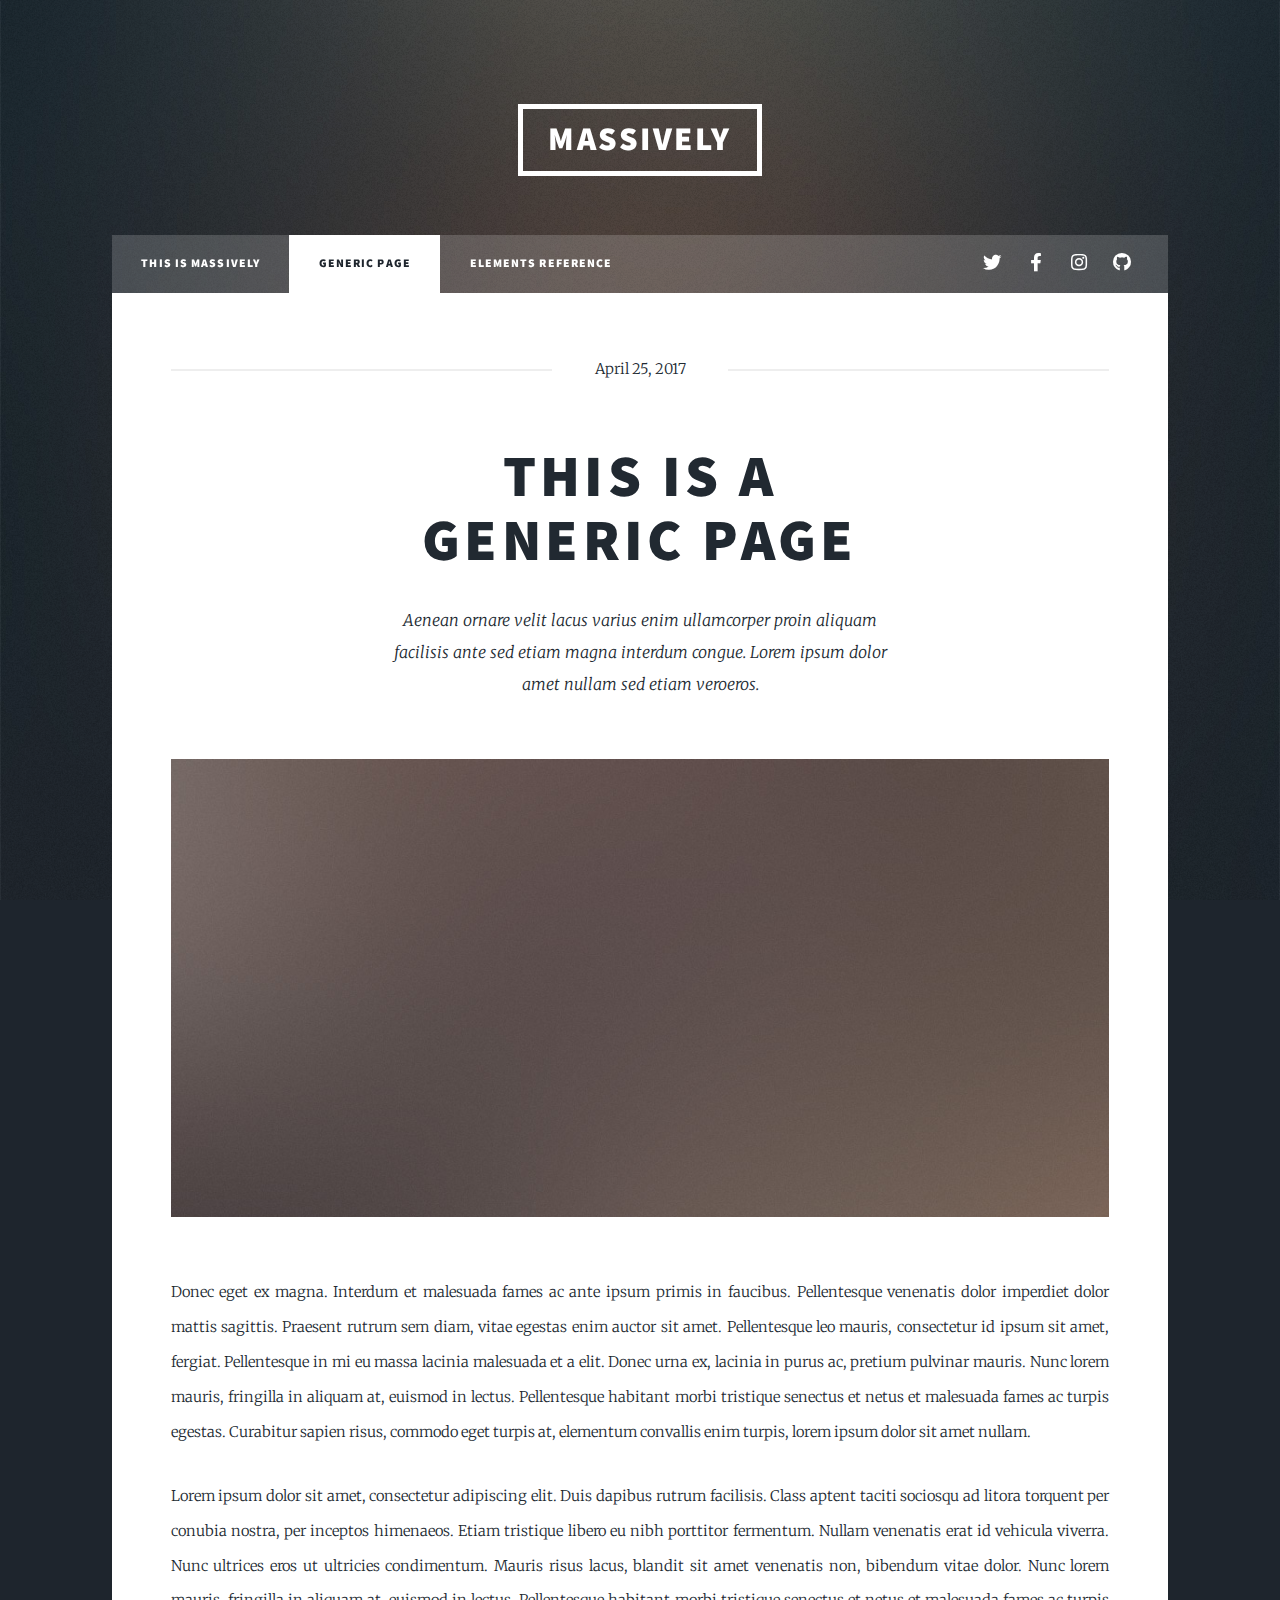
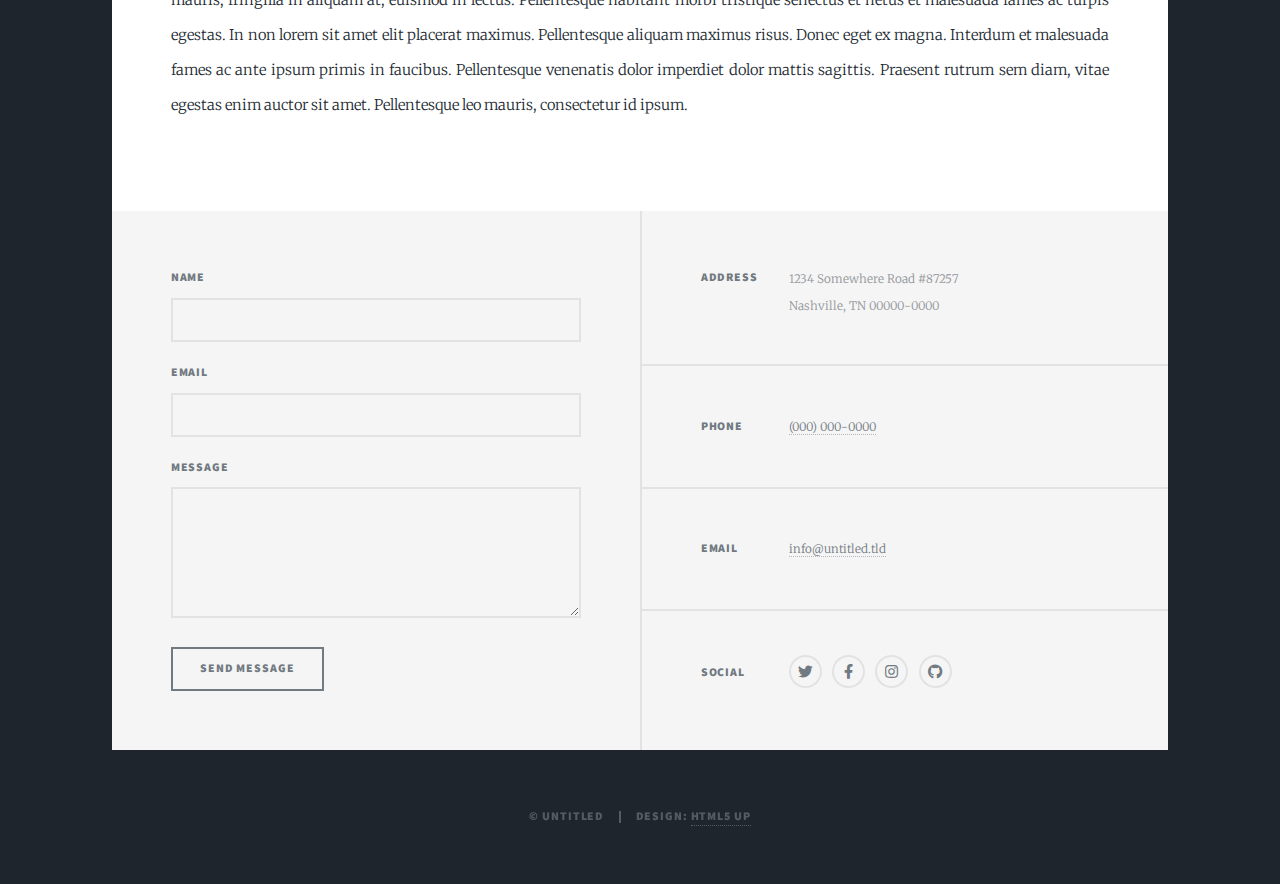
<file: html5up-massively/generic.html>
<!DOCTYPE HTML>
<!--
	Massively by HTML5 UP
	html5up.net | @ajlkn
	Free for personal and commercial use under the CCA 3.0 license (html5up.net/license)
-->
<html>
	<head>
		<title>Generic Page - Massively by HTML5 UP</title>
		<meta charset="utf-8" />
		<meta name="viewport" content="width=device-width, initial-scale=1, user-scalable=no" />
		<link rel="stylesheet" href="assets/css/main.css" />
		<noscript><link rel="stylesheet" href="assets/css/noscript.css" /></noscript>
	</head>
	<body class="is-preload">

		<!-- Wrapper -->
			<div id="wrapper">

				<!-- Header -->
					<header id="header">
						<a href="index.html" class="logo">Massively</a>
					</header>

				<!-- Nav -->
					<nav id="nav">
						<ul class="links">
							<li><a href="index.html">This is Massively</a></li>
							<li class="active"><a href="generic.html">Generic Page</a></li>
							<li><a href="elements.html">Elements Reference</a></li>
						</ul>
						<ul class="icons">
							<li><a href="#" class="icon brands fa-twitter"><span class="label">Twitter</span></a></li>
							<li><a href="#" class="icon brands fa-facebook-f"><span class="label">Facebook</span></a></li>
							<li><a href="#" class="icon brands fa-instagram"><span class="label">Instagram</span></a></li>
							<li><a href="#" class="icon brands fa-github"><span class="label">GitHub</span></a></li>
						</ul>
					</nav>

				<!-- Main -->
					<div id="main">

						<!-- Post -->
							<section class="post">
								<header class="major">
									<span class="date">April 25, 2017</span>
									<h1>This is a<br />
									Generic Page</h1>
									<p>Aenean ornare velit lacus varius enim ullamcorper proin aliquam<br />
									facilisis ante sed etiam magna interdum congue. Lorem ipsum dolor<br />
									amet nullam sed etiam veroeros.</p>
								</header>
								<div class="image main"><img src="images/pic01.jpg" alt="" /></div>
								<p>Donec eget ex magna. Interdum et malesuada fames ac ante ipsum primis in faucibus. Pellentesque venenatis dolor imperdiet dolor mattis sagittis. Praesent rutrum sem diam, vitae egestas enim auctor sit amet. Pellentesque leo mauris, consectetur id ipsum sit amet, fergiat. Pellentesque in mi eu massa lacinia malesuada et a elit. Donec urna ex, lacinia in purus ac, pretium pulvinar mauris. Nunc lorem mauris, fringilla in aliquam at, euismod in lectus. Pellentesque habitant morbi tristique senectus et netus et malesuada fames ac turpis egestas. Curabitur sapien risus, commodo eget turpis at, elementum convallis enim turpis, lorem ipsum dolor sit amet nullam.</p>
								<p>Lorem ipsum dolor sit amet, consectetur adipiscing elit. Duis dapibus rutrum facilisis. Class aptent taciti sociosqu ad litora torquent per conubia nostra, per inceptos himenaeos. Etiam tristique libero eu nibh porttitor fermentum. Nullam venenatis erat id vehicula viverra. Nunc ultrices eros ut ultricies condimentum. Mauris risus lacus, blandit sit amet venenatis non, bibendum vitae dolor. Nunc lorem mauris, fringilla in aliquam at, euismod in lectus. Pellentesque habitant morbi tristique senectus et netus et malesuada fames ac turpis egestas. In non lorem sit amet elit placerat maximus. Pellentesque aliquam maximus risus. Donec eget ex magna. Interdum et malesuada fames ac ante ipsum primis in faucibus. Pellentesque venenatis dolor imperdiet dolor mattis sagittis. Praesent rutrum sem diam, vitae egestas enim auctor sit amet. Pellentesque leo mauris, consectetur id ipsum.</p>
							</section>

					</div>

				<!-- Footer -->
					<footer id="footer">
						<section>
							<form method="post" action="#">
								<div class="fields">
									<div class="field">
										<label for="name">Name</label>
										<input type="text" name="name" id="name" />
									</div>
									<div class="field">
										<label for="email">Email</label>
										<input type="text" name="email" id="email" />
									</div>
									<div class="field">
										<label for="message">Message</label>
										<textarea name="message" id="message" rows="3"></textarea>
									</div>
								</div>
								<ul class="actions">
									<li><input type="submit" value="Send Message" /></li>
								</ul>
							</form>
						</section>
						<section class="split contact">
							<section class="alt">
								<h3>Address</h3>
								<p>1234 Somewhere Road #87257<br />
								Nashville, TN 00000-0000</p>
							</section>
							<section>
								<h3>Phone</h3>
								<p><a href="#">(000) 000-0000</a></p>
							</section>
							<section>
								<h3>Email</h3>
								<p><a href="#">info@untitled.tld</a></p>
							</section>
							<section>
								<h3>Social</h3>
								<ul class="icons alt">
									<li><a href="#" class="icon brands alt fa-twitter"><span class="label">Twitter</span></a></li>
									<li><a href="#" class="icon brands alt fa-facebook-f"><span class="label">Facebook</span></a></li>
									<li><a href="#" class="icon brands alt fa-instagram"><span class="label">Instagram</span></a></li>
									<li><a href="#" class="icon brands alt fa-github"><span class="label">GitHub</span></a></li>
								</ul>
							</section>
						</section>
					</footer>

				<!-- Copyright -->
					<div id="copyright">
						<ul><li>&copy; Untitled</li><li>Design: <a href="https://html5up.net">HTML5 UP</a></li></ul>
					</div>

			</div>

		<!-- Scripts -->
			<script src="assets/js/jquery.min.js"></script>
			<script src="assets/js/jquery.scrollex.min.js"></script>
			<script src="assets/js/jquery.scrolly.min.js"></script>
			<script src="assets/js/browser.min.js"></script>
			<script src="assets/js/breakpoints.min.js"></script>
			<script src="assets/js/util.js"></script>
			<script src="assets/js/main.js"></script>

	</body>
</html>
</file>
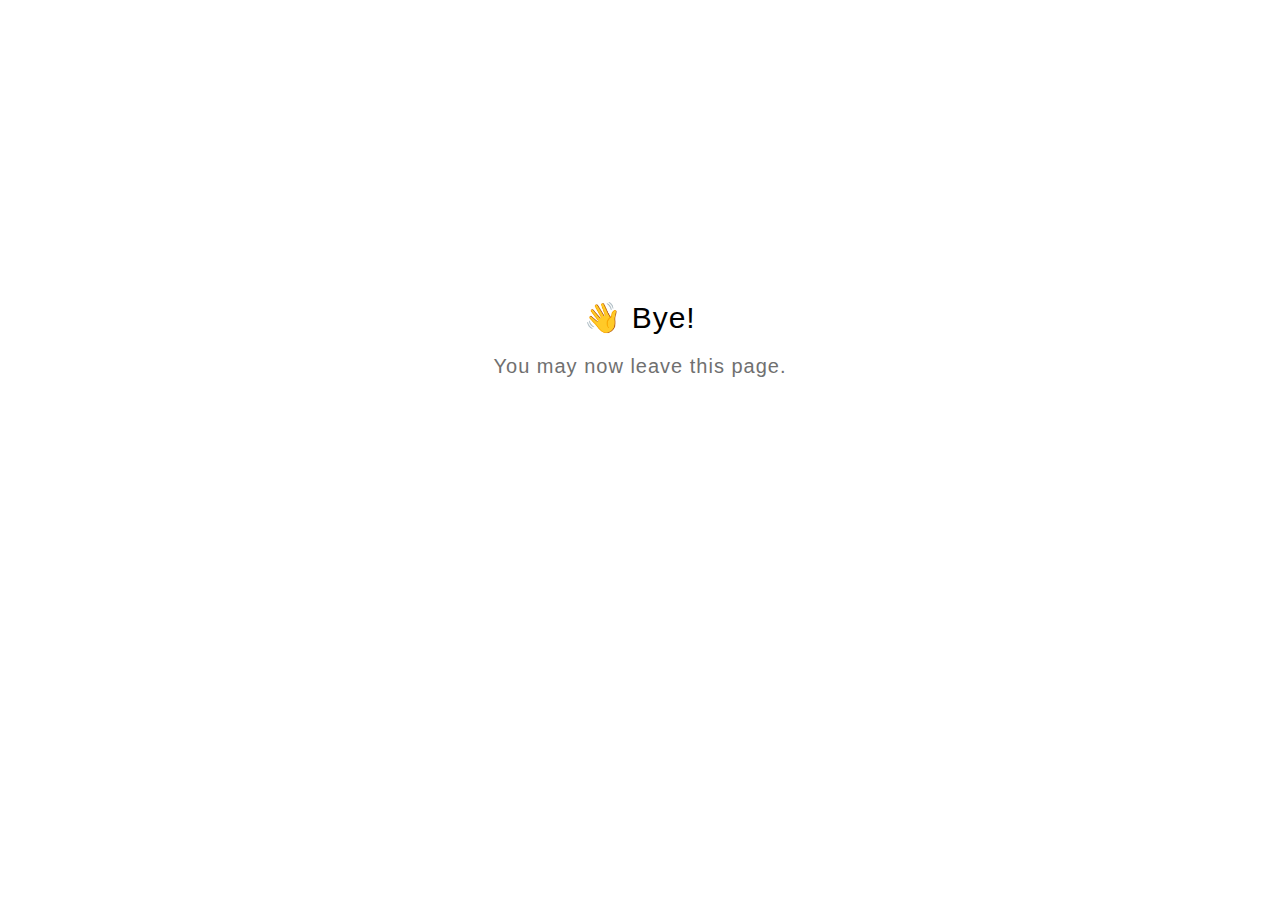
<file: mastering-health-hive/goodbye.html>
<!DOCTYPE html>
<html lang="en">
  <head>
    <title>Goodbye</title>
    <meta charset="utf-8" lang="en">
    <style>
      html {
        font-size: 20px;
        font-family: 'lato', sans-serif;
        font-weight: lighter;
        letter-spacing: 0.05rem;
      }

      .goodbye-container {
        text-align: center;
        margin-top: 15rem;
      }

      .bye-message {
        font-size: 1.5rem;
      }

      .exit-text {
        color: #707070;
        margin-top: 1rem;
      }
    </style>
  </head>
  <body>
    <div class="goodbye-container">
      <div class="bye-message">👋 Bye!</div>
      <div class="exit-text">You may now leave this page.</div>
    </div>
  </body>
</html>
</file>
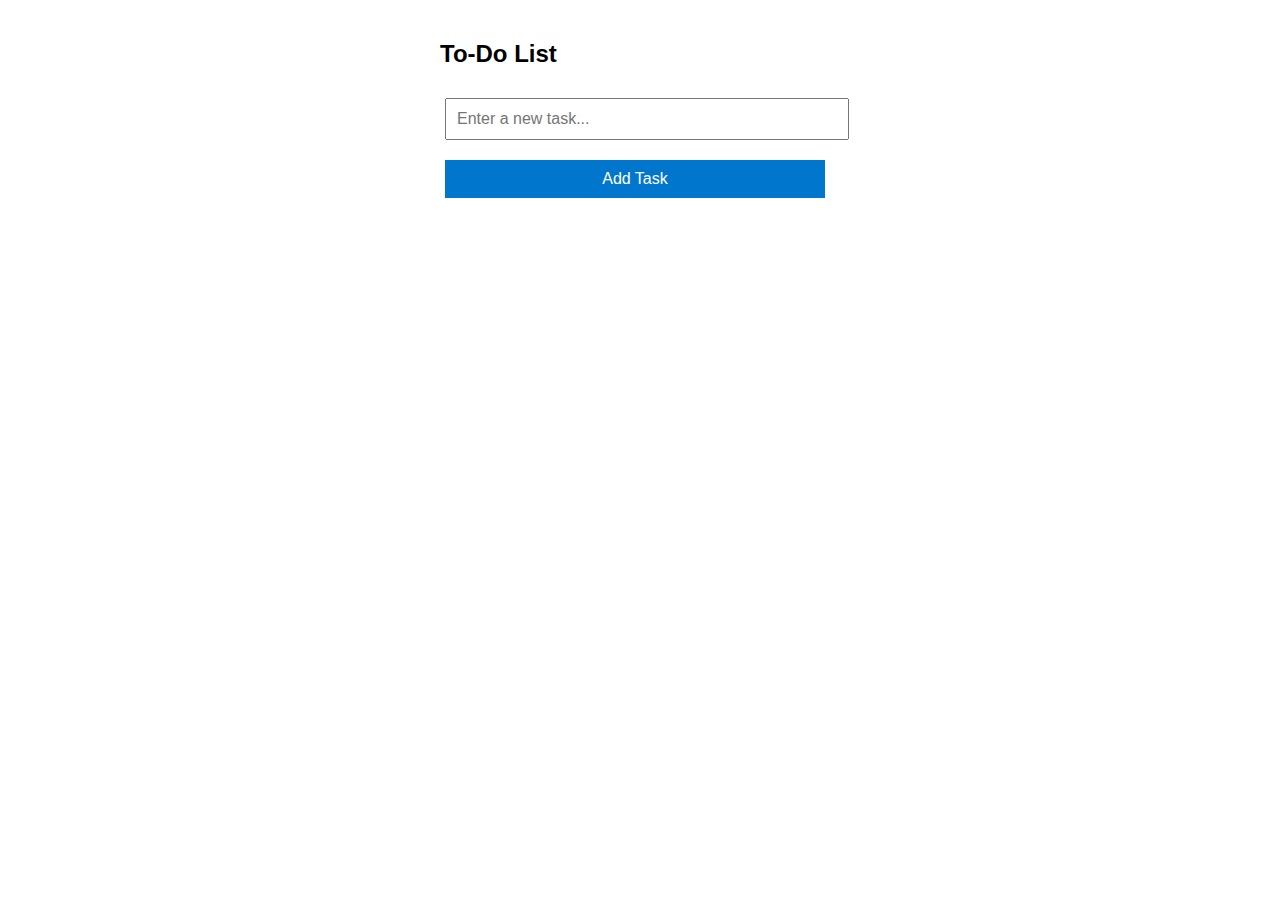
<file: todo/todo.html>
<!DOCTYPE html>
<html lang="en">
<head>
  <meta charset="UTF-8">
  <meta name="viewport" content="width=device-width, initial-scale=1.0">
  <title>To-Do List</title>
  <link rel="stylesheet" href="todo.css">
</head>
<body>
  <section id="todo-app">
    <h2>To-Do List</h2>
    <input type="text" id="task-input" placeholder="Enter a new task..." />
    <button id="add-task">Add Task</button>
    <ul id="task-list"></ul>
  </section>
  <script src="todo.js"></script>
</body>
</html>
</file>
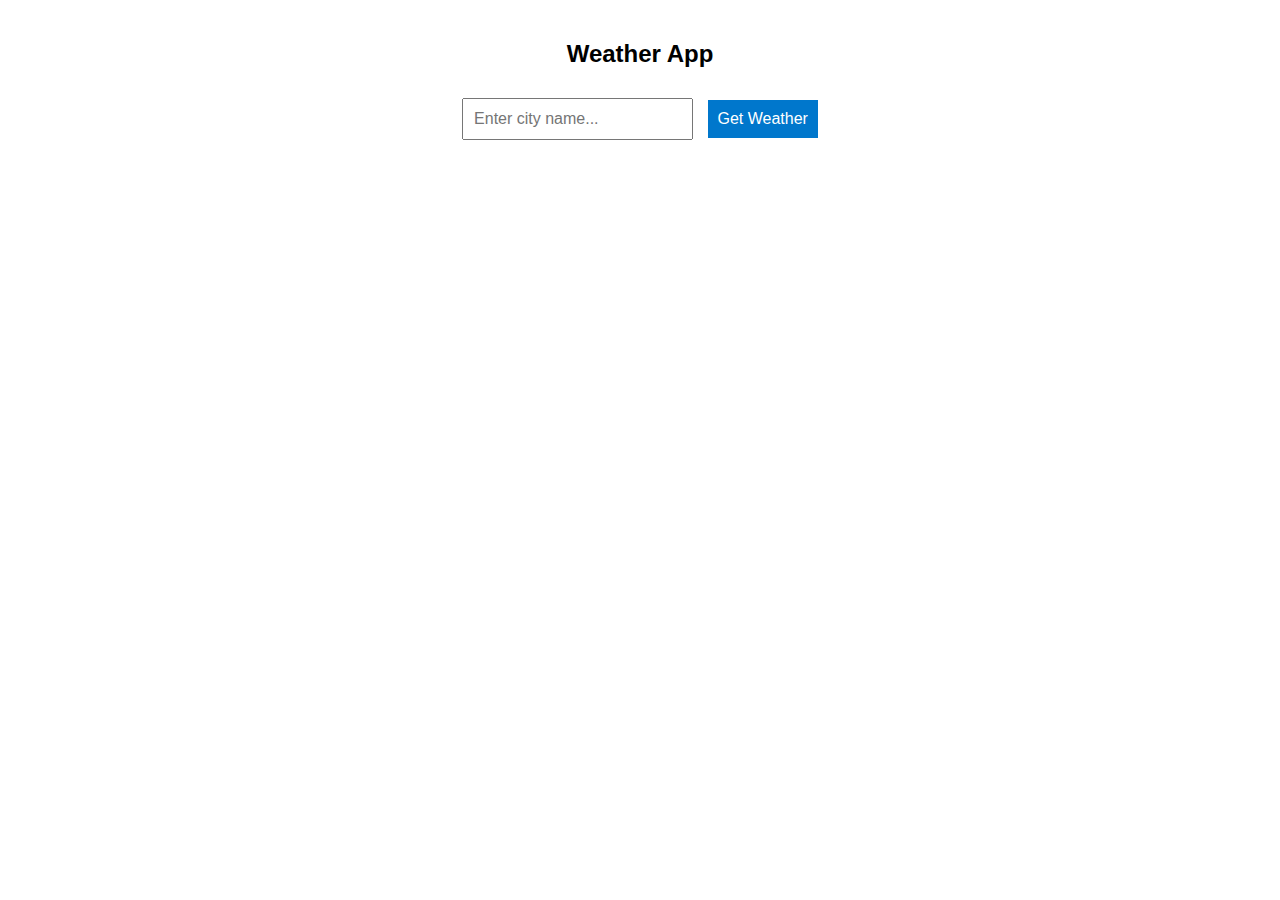
<file: weather/weather.html>
<!DOCTYPE html>
<html lang="en">
<head>
  <meta charset="UTF-8">
  <meta name="viewport" content="width=device-width, initial-scale=1.0">
  <title>Weather App</title>
  <link rel="stylesheet" href="weather.css">
</head>
<body>
  <section id="weather-app">
    <h2>Weather App</h2>
    <input type="text" id="city-input" placeholder="Enter city name..." />
    <button id="get-weather">Get Weather</button>
    <div id="weather-result"></div>
  </section>
  <script src="weather.js"></script>
</body>
</html>
</file>
<file: styles.css>
body {
    font-family: Arial, sans-serif;
    margin: 0;
    padding: 0;
    color: #333;
}

header {
    background-color: #0077cc;
    color: #fff;
    text-align: center;
    padding: 20px 0;
}

header h1 {
    margin: 0;
    font-size: 2.5rem;
}

header p {
    font-size: 1.2rem;
    margin: 5px 0 0;
}

nav {
    margin-top: 15px;
}

nav a {
    color: #fff;
    text-decoration: none;
    margin: 0 15px;
    font-size: 1rem;
}

section {
    padding: 20px;
}

.projects {
    display: grid;
    grid-template-columns: repeat(auto-fit, minmax(300px, 1fr));
    gap: 20px;
}

.project {
    border: 1px solid #ddd;
    border-radius: 5px;
    overflow: hidden;
    box-shadow: 0 2px 5px rgba(0, 0, 0, 0.1);
}

.project img {
    width: 100%;
    height: auto;
}

.project h3 {
    margin: 15px;
    font-size: 1.2rem;
}

.project p {
    margin: 0 15px 15px;
    font-size: 0.9rem;
}

footer {
    background-color: #0077cc;
    color: #fff;
    text-align: center;
    padding: 10px 0;
    position: fixed;
    bottom: 0;
    width: 100%;
}

.contact {
    margin-top: 10px;
}

.contact a {
    color: #fff;
    text-decoration: none;
    margin: 0 10px;
}
</file>
<file: mastering-health-hive/lib/icomoon.css>
@font-face {
	font-family: 'icomoon';
	src:  url('fonts/icomoon.ttf') format('truetype'),
				url('fonts/icomoon.woff') format('woff');
	font-weight: normal;
	font-style: normal;
}

[class^="icon-"], [class*=" icon-"] {
	/* use !important to prevent issues with browser extensions that change fonts */
	font-family: 'icomoon' !important;
	speak: none;
	font-style: normal;
	font-weight: normal;
	font-variant: normal;
	text-transform: none;
	line-height: 1;

	/* Better Font Rendering =========== */
	-webkit-font-smoothing: antialiased;
	-moz-osx-font-smoothing: grayscale;
}

.icon-edit-author-name:before {
	content: "\e976";
}
.icon-lock:before {
	content: "\e977";
}
.icon-checkmark-valid:before {
	content: "\e95d";
}
.icon-close-media-panel:before {
	content: "\e95e";
}
.icon-trash4:before {
	content: "\e95f";
}
.icon-x-invalid-url:before {
	content: "\e960";
}
.icon-attach2:before {
	content: "\e961";
}
.icon-bold:before {
	content: "\e962";
}
.icon-fontcolor:before {
	content: "\e963";
}
.icon-fontsize:before {
	content: "\e964";
}
.icon-italic:before {
	content: "\e965";
}
.icon-link:before {
	content: "\e966";
}
.icon-orderedlist:before {
	content: "\e967";
}
.icon-quote:before {
	content: "\e968";
}
.icon-unorderedlist:before {
	content: "\e969";
}
.icon-feedback:before {
	content: "\e910";
}
.icon-review:before {
	content: "\e911";
}
.icon-customizable:before {
	content: "\e908";
}
.icon-design:before {
	content: "\e909";
}
.icon-interactions:before {
	content: "\e90a";
}
.icon-questions:before {
	content: "\e90b";
}
.icon-scenarios2:before {
	content: "\e90c";
}
.icon-slides:before {
	content: "\e90d";
}
.icon-desktop:before {
	content: "\e902";
}
.icon-expressions:before {
	content: "\e903";
}
.icon-poses:before {
	content: "\e904";
}
.icon-retina:before {
	content: "\e905";
}
.icon-scenarios:before {
	content: "\e906";
}
.icon-transparency:before {
	content: "\e907";
}
.icon-Master-01:before {
	content: "\e934";
}
.icon-Master-02:before {
	content: "\e93a";
}
.icon-Master-03:before {
	content: "\e939";
}
.icon-Master-04:before {
	content: "\e936";
}
.icon-Master-05:before {
	content: "\e93b";
}
.icon-Master-06:before {
	content: "\e935";
}
.icon-Master-07:before {
	content: "\e937";
}
.icon-Master-08:before {
	content: "\e938";
}
.icon-Master-09:before {
	content: "\e922";
}
.icon-Master-10:before {
	content: "\e926";
}
.icon-Master-11:before {
	content: "\e924";
}
.icon-Master-12:before {
	content: "\e928";
}
.icon-Master-13:before {
	content: "\e923";
}
.icon-Master-14:before {
	content: "\e925";
}
.icon-Master-15:before {
	content: "\e929";
}
.icon-Master-16:before {
	content: "\e927";
}
.icon-Master-17:before {
	content: "\e92b";
}
.icon-Master-18:before {
	content: "\e92c";
}
.icon-Master-19:before {
	content: "\e92d";
}
.icon-Master-20:before {
	content: "\e92e";
}
.icon-Master-21:before {
	content: "\e92f";
}
.icon-Master-22:before {
	content: "\e930";
}
.icon-Master-23:before {
	content: "\e931";
}
.icon-Master-24:before {
	content: "\e932";
}
.icon-Master-25:before {
	content: "\e933";
}
.icon-Master-26:before {
	content: "\e92a";
}
.icon-check-circle:before {
	content: "\e803";
}
.icon-trash:before {
	content: "\e804";
}
.icon-rotation:before {
	content: "\e91a";
}
.icon-vector:before {
	content: "\e91b";
}
.icon-mute:before {
	content: "\e90e";
}
.icon-volume:before {
	content: "\e90f";
}
.icon-logo:before {
	content: "\e805";
}
.icon-share:before {
	content: "\e801";
}
.icon-sorting:before {
	content: "\e91c";
}
.icon-more:before {
	content: "\e91d";
}
.icon-copy:before {
	content: "\e951";
}
.icon-clock:before {
	content: "\e915";
}
.icon-quotes-left:before {
	content: "\e918";
}
.icon-list-numbered:before {
	content: "\e916";
}
.icon-list2:before {
	content: "\e917";
}
.icon-plus:before {
	content: "\e60a";
}
.icon-info:before {
	content: "\e974";
}
.icon-cross:before {
	content: "\e913";
}
.icon-checkmark:before {
	content: "\e975";
}
.icon-arrow-up2:before {
	content: "\e959";
}
.icon-arrow-down2:before {
	content: "\e95a";
}
.icon-sort-alpha-asc:before {
	content: "\e912";
}
.icon-rtf:before {
	content: "\e94b";
}
.icon-doc:before {
	content: "\e94a";
}
.icon-pdf:before {
	content: "\e94c";
}
.icon-ppt:before {
	content: "\e94d";
}
.icon-file:before {
	content: "\e94e";
}
.icon-xls:before {
	content: "\e94f";
}
.icon-zip:before {
	content: "\e950";
}
.icon-file-alt:before {
	content: "\e944";
}
.icon-doc-alt:before {
	content: "\e943";
}
.icon-pdf-alt:before {
	content: "\e945";
}
.icon-ppt-alt:before {
	content: "\e946";
}
.icon-rtf-alt:before {
	content: "\e947";
}
.icon-xls-alt:before {
	content: "\e948";
}
.icon-zip-alt:before {
	content: "\e949";
}
.icon-attach:before {
	content: "\e942";
}
.icon-reload:before {
	content: "\e941";
}
.icon-trash2:before {
	content: "\e60d";
}
.icon-arrow-left:before {
	content: "\e608";
}
.icon-arrow-right:before {
	content: "\e609";
}
.icon-check-alt:before {
	content: "\e606";
}
.icon-password-view:before {
	content: "\e972";
}
.icon-password-hide:before {
	content: "\e973";
}
.icon-view-grid:before {
	content: "\e96c";
}
.icon-grid-view:before {
	content: "\e96c";
}
.icon-view-list:before {
	content: "\e96d";
}
.icon-list-view:before {
	content: "\e96d";
}
.icon-blocks:before {
	content: "\e95b";
}
.icon-list3:before {
	content: "\e95c";
}
.icon-export:before {
	content: "\e958";
}
.icon-screencast:before {
	content: "\e957";
}
.icon-cursor:before {
	content: "\e956";
}
.icon-documents:before {
	content: "\e952";
}
.icon-duplicate:before {
	content: "\e952";
}
.icon-trash3:before {
	content: "\e953";
}
.icon-Article:before {
	content: "\e93c";
}
.icon-Interaction:before {
	content: "\e93d";
}
.icon-Quiz:before {
	content: "\e93e";
}
.icon-Video:before {
	content: "\e93f";
}
.icon-trashcan:before {
	content: "\e921";
}
.icon-marker_style:before {
	content: "\e920";
}
.icon-photo:before {
	content: "\e91f";
}
.icon-microphone:before {
	content: "\e91e";
}
.icon-plus2:before {
	content: "\e800";
}
.icon-processing:before {
	content: "\e607";
}
.icon-menu:before {
	content: "\e602";
}
.icon-headset:before {
	content: "\e603";
}
.icon-list:before {
	content: "\e604";
}
.icon-video:before {
	content: "\e605";
}
.icon-mail:before {
	content: "\e954";
}
.icon-remove:before {
	content: "\e955";
}
.icon-up-level-2:before {
	content: "\e96e";
}
.icon-up-level-list-2:before {
	content: "\e96f";
}
.icon-plus-circle:before {
	content: "\e802";
}
.icon-up-level:before {
	content: "\e970";
}
.icon-up-level-list:before {
	content: "\e971";
}
.icon-eye:before {
	content: "\e96b";
}
.icon-tick:before {
	content: "\e900";
}
.icon-check:before {
	content: "\e901";
}
.icon-link-alt:before {
	content: "\e919";
}
.icon-chevron-down:before {
	content: "\e60b";
}
.icon-chevron-up:before {
	content: "\e60c";
}
.icon-chevron-left:before {
	content: "\e600";
}
.icon-chevron:before {
	content: "\e601";
}
.icon-chevron-right:before {
	content: "\e601";
}
.icon-close-small:before {
	content: "\e940";
}
.icon-pie-chart:before {
	content: "\e914";
}
.icon-alert:before {
	content: "\e96a";
}
</file>
<file: performance-improvement-plan/lib/icomoon.css>
@font-face {
	font-family: 'icomoon';
	src:  url('fonts/icomoon.ttf') format('truetype'),
				url('fonts/icomoon.woff') format('woff');
	font-weight: normal;
	font-style: normal;
}

[class^="icon-"], [class*=" icon-"] {
	/* use !important to prevent issues with browser extensions that change fonts */
	font-family: 'icomoon' !important;
	speak: none;
	font-style: normal;
	font-weight: normal;
	font-variant: normal;
	text-transform: none;
	line-height: 1;

	/* Better Font Rendering =========== */
	-webkit-font-smoothing: antialiased;
	-moz-osx-font-smoothing: grayscale;
}

.icon-edit-author-name:before {
	content: "\e976";
}
.icon-lock:before {
	content: "\e977";
}
.icon-checkmark-valid:before {
	content: "\e95d";
}
.icon-close-media-panel:before {
	content: "\e95e";
}
.icon-trash4:before {
	content: "\e95f";
}
.icon-x-invalid-url:before {
	content: "\e960";
}
.icon-attach2:before {
	content: "\e961";
}
.icon-bold:before {
	content: "\e962";
}
.icon-fontcolor:before {
	content: "\e963";
}
.icon-fontsize:before {
	content: "\e964";
}
.icon-italic:before {
	content: "\e965";
}
.icon-link:before {
	content: "\e966";
}
.icon-orderedlist:before {
	content: "\e967";
}
.icon-quote:before {
	content: "\e968";
}
.icon-unorderedlist:before {
	content: "\e969";
}
.icon-feedback:before {
	content: "\e910";
}
.icon-review:before {
	content: "\e911";
}
.icon-customizable:before {
	content: "\e908";
}
.icon-design:before {
	content: "\e909";
}
.icon-interactions:before {
	content: "\e90a";
}
.icon-questions:before {
	content: "\e90b";
}
.icon-scenarios2:before {
	content: "\e90c";
}
.icon-slides:before {
	content: "\e90d";
}
.icon-desktop:before {
	content: "\e902";
}
.icon-expressions:before {
	content: "\e903";
}
.icon-poses:before {
	content: "\e904";
}
.icon-retina:before {
	content: "\e905";
}
.icon-scenarios:before {
	content: "\e906";
}
.icon-transparency:before {
	content: "\e907";
}
.icon-Master-01:before {
	content: "\e934";
}
.icon-Master-02:before {
	content: "\e93a";
}
.icon-Master-03:before {
	content: "\e939";
}
.icon-Master-04:before {
	content: "\e936";
}
.icon-Master-05:before {
	content: "\e93b";
}
.icon-Master-06:before {
	content: "\e935";
}
.icon-Master-07:before {
	content: "\e937";
}
.icon-Master-08:before {
	content: "\e938";
}
.icon-Master-09:before {
	content: "\e922";
}
.icon-Master-10:before {
	content: "\e926";
}
.icon-Master-11:before {
	content: "\e924";
}
.icon-Master-12:before {
	content: "\e928";
}
.icon-Master-13:before {
	content: "\e923";
}
.icon-Master-14:before {
	content: "\e925";
}
.icon-Master-15:before {
	content: "\e929";
}
.icon-Master-16:before {
	content: "\e927";
}
.icon-Master-17:before {
	content: "\e92b";
}
.icon-Master-18:before {
	content: "\e92c";
}
.icon-Master-19:before {
	content: "\e92d";
}
.icon-Master-20:before {
	content: "\e92e";
}
.icon-Master-21:before {
	content: "\e92f";
}
.icon-Master-22:before {
	content: "\e930";
}
.icon-Master-23:before {
	content: "\e931";
}
.icon-Master-24:before {
	content: "\e932";
}
.icon-Master-25:before {
	content: "\e933";
}
.icon-Master-26:before {
	content: "\e92a";
}
.icon-check-circle:before {
	content: "\e803";
}
.icon-trash:before {
	content: "\e804";
}
.icon-rotation:before {
	content: "\e91a";
}
.icon-vector:before {
	content: "\e91b";
}
.icon-mute:before {
	content: "\e90e";
}
.icon-volume:before {
	content: "\e90f";
}
.icon-logo:before {
	content: "\e805";
}
.icon-share:before {
	content: "\e801";
}
.icon-sorting:before {
	content: "\e91c";
}
.icon-more:before {
	content: "\e91d";
}
.icon-copy:before {
	content: "\e951";
}
.icon-clock:before {
	content: "\e915";
}
.icon-quotes-left:before {
	content: "\e918";
}
.icon-list-numbered:before {
	content: "\e916";
}
.icon-list2:before {
	content: "\e917";
}
.icon-plus:before {
	content: "\e60a";
}
.icon-info:before {
	content: "\e974";
}
.icon-cross:before {
	content: "\e913";
}
.icon-checkmark:before {
	content: "\e975";
}
.icon-arrow-up2:before {
	content: "\e959";
}
.icon-arrow-down2:before {
	content: "\e95a";
}
.icon-sort-alpha-asc:before {
	content: "\e912";
}
.icon-rtf:before {
	content: "\e94b";
}
.icon-doc:before {
	content: "\e94a";
}
.icon-pdf:before {
	content: "\e94c";
}
.icon-ppt:before {
	content: "\e94d";
}
.icon-file:before {
	content: "\e94e";
}
.icon-xls:before {
	content: "\e94f";
}
.icon-zip:before {
	content: "\e950";
}
.icon-file-alt:before {
	content: "\e944";
}
.icon-doc-alt:before {
	content: "\e943";
}
.icon-pdf-alt:before {
	content: "\e945";
}
.icon-ppt-alt:before {
	content: "\e946";
}
.icon-rtf-alt:before {
	content: "\e947";
}
.icon-xls-alt:before {
	content: "\e948";
}
.icon-zip-alt:before {
	content: "\e949";
}
.icon-attach:before {
	content: "\e942";
}
.icon-reload:before {
	content: "\e941";
}
.icon-trash2:before {
	content: "\e60d";
}
.icon-arrow-left:before {
	content: "\e608";
}
.icon-arrow-right:before {
	content: "\e609";
}
.icon-check-alt:before {
	content: "\e606";
}
.icon-password-view:before {
	content: "\e972";
}
.icon-password-hide:before {
	content: "\e973";
}
.icon-view-grid:before {
	content: "\e96c";
}
.icon-grid-view:before {
	content: "\e96c";
}
.icon-view-list:before {
	content: "\e96d";
}
.icon-list-view:before {
	content: "\e96d";
}
.icon-blocks:before {
	content: "\e95b";
}
.icon-list3:before {
	content: "\e95c";
}
.icon-export:before {
	content: "\e958";
}
.icon-screencast:before {
	content: "\e957";
}
.icon-cursor:before {
	content: "\e956";
}
.icon-documents:before {
	content: "\e952";
}
.icon-duplicate:before {
	content: "\e952";
}
.icon-trash3:before {
	content: "\e953";
}
.icon-Article:before {
	content: "\e93c";
}
.icon-Interaction:before {
	content: "\e93d";
}
.icon-Quiz:before {
	content: "\e93e";
}
.icon-Video:before {
	content: "\e93f";
}
.icon-trashcan:before {
	content: "\e921";
}
.icon-marker_style:before {
	content: "\e920";
}
.icon-photo:before {
	content: "\e91f";
}
.icon-microphone:before {
	content: "\e91e";
}
.icon-plus2:before {
	content: "\e800";
}
.icon-processing:before {
	content: "\e607";
}
.icon-menu:before {
	content: "\e602";
}
.icon-headset:before {
	content: "\e603";
}
.icon-list:before {
	content: "\e604";
}
.icon-video:before {
	content: "\e605";
}
.icon-mail:before {
	content: "\e954";
}
.icon-remove:before {
	content: "\e955";
}
.icon-up-level-2:before {
	content: "\e96e";
}
.icon-up-level-list-2:before {
	content: "\e96f";
}
.icon-plus-circle:before {
	content: "\e802";
}
.icon-up-level:before {
	content: "\e970";
}
.icon-up-level-list:before {
	content: "\e971";
}
.icon-eye:before {
	content: "\e96b";
}
.icon-tick:before {
	content: "\e900";
}
.icon-check:before {
	content: "\e901";
}
.icon-link-alt:before {
	content: "\e919";
}
.icon-chevron-down:before {
	content: "\e60b";
}
.icon-chevron-up:before {
	content: "\e60c";
}
.icon-chevron-left:before {
	content: "\e600";
}
.icon-chevron:before {
	content: "\e601";
}
.icon-chevron-right:before {
	content: "\e601";
}
.icon-close-small:before {
	content: "\e940";
}
.icon-pie-chart:before {
	content: "\e914";
}
.icon-alert:before {
	content: "\e96a";
}
</file>
<file: workplace-harassment/lib/icomoon.css>
@font-face {
	font-family: 'icomoon';
	src:  url('fonts/icomoon.ttf') format('truetype'),
				url('fonts/icomoon.woff') format('woff');
	font-weight: normal;
	font-style: normal;
}

[class^="icon-"], [class*=" icon-"] {
	/* use !important to prevent issues with browser extensions that change fonts */
	font-family: 'icomoon' !important;
	speak: none;
	font-style: normal;
	font-weight: normal;
	font-variant: normal;
	text-transform: none;
	line-height: 1;

	/* Better Font Rendering =========== */
	-webkit-font-smoothing: antialiased;
	-moz-osx-font-smoothing: grayscale;
}

.icon-edit-author-name:before {
	content: "\e976";
}
.icon-lock:before {
	content: "\e977";
}
.icon-checkmark-valid:before {
	content: "\e95d";
}
.icon-close-media-panel:before {
	content: "\e95e";
}
.icon-trash4:before {
	content: "\e95f";
}
.icon-x-invalid-url:before {
	content: "\e960";
}
.icon-attach2:before {
	content: "\e961";
}
.icon-bold:before {
	content: "\e962";
}
.icon-fontcolor:before {
	content: "\e963";
}
.icon-fontsize:before {
	content: "\e964";
}
.icon-italic:before {
	content: "\e965";
}
.icon-link:before {
	content: "\e966";
}
.icon-orderedlist:before {
	content: "\e967";
}
.icon-quote:before {
	content: "\e968";
}
.icon-unorderedlist:before {
	content: "\e969";
}
.icon-feedback:before {
	content: "\e910";
}
.icon-review:before {
	content: "\e911";
}
.icon-customizable:before {
	content: "\e908";
}
.icon-design:before {
	content: "\e909";
}
.icon-interactions:before {
	content: "\e90a";
}
.icon-questions:before {
	content: "\e90b";
}
.icon-scenarios2:before {
	content: "\e90c";
}
.icon-slides:before {
	content: "\e90d";
}
.icon-desktop:before {
	content: "\e902";
}
.icon-expressions:before {
	content: "\e903";
}
.icon-poses:before {
	content: "\e904";
}
.icon-retina:before {
	content: "\e905";
}
.icon-scenarios:before {
	content: "\e906";
}
.icon-transparency:before {
	content: "\e907";
}
.icon-Master-01:before {
	content: "\e934";
}
.icon-Master-02:before {
	content: "\e93a";
}
.icon-Master-03:before {
	content: "\e939";
}
.icon-Master-04:before {
	content: "\e936";
}
.icon-Master-05:before {
	content: "\e93b";
}
.icon-Master-06:before {
	content: "\e935";
}
.icon-Master-07:before {
	content: "\e937";
}
.icon-Master-08:before {
	content: "\e938";
}
.icon-Master-09:before {
	content: "\e922";
}
.icon-Master-10:before {
	content: "\e926";
}
.icon-Master-11:before {
	content: "\e924";
}
.icon-Master-12:before {
	content: "\e928";
}
.icon-Master-13:before {
	content: "\e923";
}
.icon-Master-14:before {
	content: "\e925";
}
.icon-Master-15:before {
	content: "\e929";
}
.icon-Master-16:before {
	content: "\e927";
}
.icon-Master-17:before {
	content: "\e92b";
}
.icon-Master-18:before {
	content: "\e92c";
}
.icon-Master-19:before {
	content: "\e92d";
}
.icon-Master-20:before {
	content: "\e92e";
}
.icon-Master-21:before {
	content: "\e92f";
}
.icon-Master-22:before {
	content: "\e930";
}
.icon-Master-23:before {
	content: "\e931";
}
.icon-Master-24:before {
	content: "\e932";
}
.icon-Master-25:before {
	content: "\e933";
}
.icon-Master-26:before {
	content: "\e92a";
}
.icon-check-circle:before {
	content: "\e803";
}
.icon-trash:before {
	content: "\e804";
}
.icon-rotation:before {
	content: "\e91a";
}
.icon-vector:before {
	content: "\e91b";
}
.icon-mute:before {
	content: "\e90e";
}
.icon-volume:before {
	content: "\e90f";
}
.icon-logo:before {
	content: "\e805";
}
.icon-share:before {
	content: "\e801";
}
.icon-sorting:before {
	content: "\e91c";
}
.icon-more:before {
	content: "\e91d";
}
.icon-copy:before {
	content: "\e951";
}
.icon-clock:before {
	content: "\e915";
}
.icon-quotes-left:before {
	content: "\e918";
}
.icon-list-numbered:before {
	content: "\e916";
}
.icon-list2:before {
	content: "\e917";
}
.icon-plus:before {
	content: "\e60a";
}
.icon-info:before {
	content: "\e974";
}
.icon-cross:before {
	content: "\e913";
}
.icon-checkmark:before {
	content: "\e975";
}
.icon-arrow-up2:before {
	content: "\e959";
}
.icon-arrow-down2:before {
	content: "\e95a";
}
.icon-sort-alpha-asc:before {
	content: "\e912";
}
.icon-rtf:before {
	content: "\e94b";
}
.icon-doc:before {
	content: "\e94a";
}
.icon-pdf:before {
	content: "\e94c";
}
.icon-ppt:before {
	content: "\e94d";
}
.icon-file:before {
	content: "\e94e";
}
.icon-xls:before {
	content: "\e94f";
}
.icon-zip:before {
	content: "\e950";
}
.icon-file-alt:before {
	content: "\e944";
}
.icon-doc-alt:before {
	content: "\e943";
}
.icon-pdf-alt:before {
	content: "\e945";
}
.icon-ppt-alt:before {
	content: "\e946";
}
.icon-rtf-alt:before {
	content: "\e947";
}
.icon-xls-alt:before {
	content: "\e948";
}
.icon-zip-alt:before {
	content: "\e949";
}
.icon-attach:before {
	content: "\e942";
}
.icon-reload:before {
	content: "\e941";
}
.icon-trash2:before {
	content: "\e60d";
}
.icon-arrow-left:before {
	content: "\e608";
}
.icon-arrow-right:before {
	content: "\e609";
}
.icon-check-alt:before {
	content: "\e606";
}
.icon-password-view:before {
	content: "\e972";
}
.icon-password-hide:before {
	content: "\e973";
}
.icon-view-grid:before {
	content: "\e96c";
}
.icon-grid-view:before {
	content: "\e96c";
}
.icon-view-list:before {
	content: "\e96d";
}
.icon-list-view:before {
	content: "\e96d";
}
.icon-blocks:before {
	content: "\e95b";
}
.icon-list3:before {
	content: "\e95c";
}
.icon-export:before {
	content: "\e958";
}
.icon-screencast:before {
	content: "\e957";
}
.icon-cursor:before {
	content: "\e956";
}
.icon-documents:before {
	content: "\e952";
}
.icon-duplicate:before {
	content: "\e952";
}
.icon-trash3:before {
	content: "\e953";
}
.icon-Article:before {
	content: "\e93c";
}
.icon-Interaction:before {
	content: "\e93d";
}
.icon-Quiz:before {
	content: "\e93e";
}
.icon-Video:before {
	content: "\e93f";
}
.icon-trashcan:before {
	content: "\e921";
}
.icon-marker_style:before {
	content: "\e920";
}
.icon-photo:before {
	content: "\e91f";
}
.icon-microphone:before {
	content: "\e91e";
}
.icon-plus2:before {
	content: "\e800";
}
.icon-processing:before {
	content: "\e607";
}
.icon-menu:before {
	content: "\e602";
}
.icon-headset:before {
	content: "\e603";
}
.icon-list:before {
	content: "\e604";
}
.icon-video:before {
	content: "\e605";
}
.icon-mail:before {
	content: "\e954";
}
.icon-remove:before {
	content: "\e955";
}
.icon-up-level-2:before {
	content: "\e96e";
}
.icon-up-level-list-2:before {
	content: "\e96f";
}
.icon-plus-circle:before {
	content: "\e802";
}
.icon-up-level:before {
	content: "\e970";
}
.icon-up-level-list:before {
	content: "\e971";
}
.icon-eye:before {
	content: "\e96b";
}
.icon-tick:before {
	content: "\e900";
}
.icon-check:before {
	content: "\e901";
}
.icon-link-alt:before {
	content: "\e919";
}
.icon-chevron-down:before {
	content: "\e60b";
}
.icon-chevron-up:before {
	content: "\e60c";
}
.icon-chevron-left:before {
	content: "\e600";
}
.icon-chevron:before {
	content: "\e601";
}
.icon-chevron-right:before {
	content: "\e601";
}
.icon-close-small:before {
	content: "\e940";
}
.icon-pie-chart:before {
	content: "\e914";
}
.icon-alert:before {
	content: "\e96a";
}
</file>
<file: expense/expense.css>
body {
  font-family: Arial, sans-serif;
  margin: 0;
  padding: 20px;
}

input, button {
  font-size: 16px;
  margin: 10px 5px;
  padding: 10px;
}

button {
  background-color: #0077cc;
  color: white;
  border: none;
  cursor: pointer;
}

button:hover {
  background-color: #005fa3;
}

#expense-list {
  list-style: none;
  padding: 0;
}

#expense-list li {
  display: flex;
  justify-content: space-between;
  padding: 5px 0;
}
</file>
<file: todo/todo.css>
body {
  font-family: Arial, sans-serif;
  margin: 0;
  padding: 20px;
}

#todo-app {
  max-width: 400px;
  margin: 0 auto;
}

input, button {
  font-size: 16px;
  margin: 10px 5px;
  padding: 10px;
  width: calc(100% - 20px);
}

button {
  background-color: #0077cc;
  color: white;
  border: none;
  cursor: pointer;
}

button:hover {
  background-color: #005fa3;
}

ul {
  list-style-type: none;
  padding: 0;
}

li {
  display: flex;
  justify-content: space-between;
  margin: 10px 0;
  padding: 10px;
  background-color: #f0f0f0;
  border-radius: 5px;
}

li.completed {
  text-decoration: line-through;
  color: #777;
}
</file>
<file: weather/weather.css>
body {
  font-family: Arial, sans-serif;
  margin: 0;
  padding: 20px;
  text-align: center;
}

input, button {
  font-size: 16px;
  margin: 10px 5px;
  padding: 10px;
}

button {
  background-color: #0077cc;
  color: white;
  border: none;
  cursor: pointer;
}

button:hover {
  background-color: #005fa3;
}

#weather-result {
  margin-top: 20px;
}
</file>
<file: html5up-massively/assets/css/main.css>
@import url(fontawesome-all.min.css);
@import url("https://fonts.googleapis.com/css?family=Merriweather:300,700,300italic,700italic|Source+Sans+Pro:900");

/*
	Massively by HTML5 UP
	html5up.net | @ajlkn
	Free for personal and commercial use under the CCA 3.0 license (html5up.net/license)
*/

html, body, div, span, applet, object,
iframe, h1, h2, h3, h4, h5, h6, p, blockquote,
pre, a, abbr, acronym, address, big, cite,
code, del, dfn, em, img, ins, kbd, q, s, samp,
small, strike, strong, sub, sup, tt, var, b,
u, i, center, dl, dt, dd, ol, ul, li, fieldset,
form, label, legend, table, caption, tbody,
tfoot, thead, tr, th, td, article, aside,
canvas, details, embed, figure, figcaption,
footer, header, hgroup, menu, nav, output, ruby,
section, summary, time, mark, audio, video {
	margin: 0;
	padding: 0;
	border: 0;
	font-size: 100%;
	font: inherit;
	vertical-align: baseline;}

article, aside, details, figcaption, figure,
footer, header, hgroup, menu, nav, section {
	display: block;}

body {
	line-height: 1;
}

ol, ul {
	list-style: none;
}

blockquote, q {
	quotes: none;
}

	blockquote:before, blockquote:after, q:before, q:after {
		content: '';
		content: none;
	}

table {
	border-collapse: collapse;
	border-spacing: 0;
}

body {
	-webkit-text-size-adjust: none;
}

mark {
	background-color: transparent;
	color: inherit;
}

input::-moz-focus-inner {
	border: 0;
	padding: 0;
}

input, select, textarea {
	-moz-appearance: none;
	-webkit-appearance: none;
	-ms-appearance: none;
	appearance: none;
}

/* Basic */

	@-ms-viewport {
		width: device-width;
	}

	body {
		-ms-overflow-style: scrollbar;
	}

	@media screen and (max-width: 480px) {

		html, body {
			min-width: 320px;
		}

	}

	html {
		box-sizing: border-box;
	}

	*, *:before, *:after {
		box-sizing: inherit;
	}

	body {
		background-color: #1e252d;
	}

		body.is-preload *, body.is-preload *:before, body.is-preload *:after {
			-moz-animation: none !important;
			-webkit-animation: none !important;
			-ms-animation: none !important;
			animation: none !important;
			-moz-transition: none !important;
			-webkit-transition: none !important;
			-ms-transition: none !important;
			transition: none !important;
		}

/* Type */

	html {
		font-size: 16pt;
	}

		@media screen and (max-width: 1680px) {

			html {
				font-size: 12pt;
			}

		}

		@media screen and (max-width: 1280px) {

			html {
				font-size: 11pt;
			}

		}

		@media screen and (max-width: 360px) {

			html {
				font-size: 10pt;
			}

		}

	body {
		color: #212931;
	}

	body, input, select, textarea {
		font-family: "Merriweather", Georgia, serif;
		font-weight: 300;
		font-size: 1rem;
		line-height: 2.375;
	}

	a {
		-moz-transition: color 0.2s ease-in-out, background-color 0.2s ease-in-out, border-color 0.2s ease-in-out, box-shadow 0.2s ease-in-out;
		-webkit-transition: color 0.2s ease-in-out, background-color 0.2s ease-in-out, border-color 0.2s ease-in-out, box-shadow 0.2s ease-in-out;
		-ms-transition: color 0.2s ease-in-out, background-color 0.2s ease-in-out, border-color 0.2s ease-in-out, box-shadow 0.2s ease-in-out;
		transition: color 0.2s ease-in-out, background-color 0.2s ease-in-out, border-color 0.2s ease-in-out, box-shadow 0.2s ease-in-out;
		border-bottom: dotted 1px;
		text-decoration: none;
	}

		a:hover {
			border-bottom-color: transparent;
		}

	strong, b {
		font-weight: 600;
	}

	em, i {
		font-style: italic;
	}

	p {
		text-align: justify;
		margin: 0 0 2rem 0;
	}

	h1, h2, h3, h4, h5, h6 {
		font-family: "Source Sans Pro", Helvetica, sans-serif;
		font-weight: 900;
		line-height: 1.5;
		letter-spacing: 0.075em;
		text-transform: uppercase;
		margin: 0 0 1rem 0;
	}

		h1 a, h2 a, h3 a, h4 a, h5 a, h6 a {
			border-bottom: 0;
			color: inherit;
			text-decoration: none;
		}

	h1 {
		font-size: 4rem;
		line-height: 1.1;
		margin: 0 0 2rem 0;
	}

	h2 {
		font-size: 1.75rem;
		line-height: 1.3;
		margin: 0 0 1.5rem 0;
	}

	h3 {
		font-size: 1.25rem;
		margin: 0 0 1.5rem 0;
	}

	h4 {
		font-size: 1rem;
	}

	h5 {
		font-size: 0.9rem;
	}

	h6 {
		font-size: 0.8rem;
	}

	sub {
		font-size: 0.8rem;
		position: relative;
		top: 0.5rem;
	}

	sup {
		font-size: 0.8rem;
		position: relative;
		top: -0.5rem;
	}

	blockquote {
		border-left: solid 4px;
		font-style: italic;
		margin: 0 0 2rem 0;
		padding: 0.5rem 0 0.5rem 2rem;
	}

	code {
		border: solid 2px;
		font-family: "Courier New", monospace;
		font-size: 0.9rem;
		margin: 0 0.25rem;
		padding: 0.25rem 0.65rem;
	}

	pre {
		-webkit-overflow-scrolling: touch;
		font-family: "Courier New", monospace;
		font-size: 0.9rem;
		margin: 0 0 2rem 0;
	}

		pre code {
			display: block;
			line-height: 1.75;
			padding: 1rem 1.5rem;
			overflow-x: auto;
		}

	hr {
		border: 0;
		border-bottom: solid 2px;
		margin: 3rem 0;
	}

		hr.major {
			margin: 5rem 0;
		}

	.align-left {
		text-align: left;
	}

	.align-center {
		text-align: center;
	}

	.align-right {
		text-align: right;
	}

	input, select, textarea {
		color: #212931;
	}

	a {
		color: #212931;
		border-bottom-color: rgba(33, 41, 49, 0.5);
	}

		a:hover {
			border-bottom-color: transparent;
			color: #18bfef !important;
		}

	strong, b {
		color: #212931;
	}

	h1, h2, h3, h4, h5, h6 {
		color: #212931;
	}

	blockquote {
		border-left-color: #eeeeee;
	}

	code {
		background: rgba(220, 220, 220, 0.25);
		border-color: #eeeeee;
	}

	hr {
		border-bottom-color: #eeeeee;
	}

/* Row */

	.row {
		display: flex;
		flex-wrap: wrap;
		box-sizing: border-box;
		align-items: stretch;
	}

		.row > * {
			box-sizing: border-box;
		}

		.row.gtr-uniform > * > :last-child {
			margin-bottom: 0;
		}

		.row.aln-left {
			justify-content: flex-start;
		}

		.row.aln-center {
			justify-content: center;
		}

		.row.aln-right {
			justify-content: flex-end;
		}

		.row.aln-top {
			align-items: flex-start;
		}

		.row.aln-middle {
			align-items: center;
		}

		.row.aln-bottom {
			align-items: flex-end;
		}

		.row > .imp {
			order: -1;
		}

		.row > .col-1 {
			width: 8.33333%;
		}

		.row > .off-1 {
			margin-left: 8.33333%;
		}

		.row > .col-2 {
			width: 16.66667%;
		}

		.row > .off-2 {
			margin-left: 16.66667%;
		}

		.row > .col-3 {
			width: 25%;
		}

		.row > .off-3 {
			margin-left: 25%;
		}

		.row > .col-4 {
			width: 33.33333%;
		}

		.row > .off-4 {
			margin-left: 33.33333%;
		}

		.row > .col-5 {
			width: 41.66667%;
		}

		.row > .off-5 {
			margin-left: 41.66667%;
		}

		.row > .col-6 {
			width: 50%;
		}

		.row > .off-6 {
			margin-left: 50%;
		}

		.row > .col-7 {
			width: 58.33333%;
		}

		.row > .off-7 {
			margin-left: 58.33333%;
		}

		.row > .col-8 {
			width: 66.66667%;
		}

		.row > .off-8 {
			margin-left: 66.66667%;
		}

		.row > .col-9 {
			width: 75%;
		}

		.row > .off-9 {
			margin-left: 75%;
		}

		.row > .col-10 {
			width: 83.33333%;
		}

		.row > .off-10 {
			margin-left: 83.33333%;
		}

		.row > .col-11 {
			width: 91.66667%;
		}

		.row > .off-11 {
			margin-left: 91.66667%;
		}

		.row > .col-12 {
			width: 100%;
		}

		.row > .off-12 {
			margin-left: 100%;
		}

		.row.gtr-0 {
			margin-top: 0;
			margin-left: 0rem;
		}

			.row.gtr-0 > * {
				padding: 0 0 0 0rem;
			}

			.row.gtr-0.gtr-uniform {
				margin-top: 0rem;
			}

				.row.gtr-0.gtr-uniform > * {
					padding-top: 0rem;
				}

		.row.gtr-25 {
			margin-top: 0;
			margin-left: -0.375rem;
		}

			.row.gtr-25 > * {
				padding: 0 0 0 0.375rem;
			}

			.row.gtr-25.gtr-uniform {
				margin-top: -0.375rem;
			}

				.row.gtr-25.gtr-uniform > * {
					padding-top: 0.375rem;
				}

		.row.gtr-50 {
			margin-top: 0;
			margin-left: -0.75rem;
		}

			.row.gtr-50 > * {
				padding: 0 0 0 0.75rem;
			}

			.row.gtr-50.gtr-uniform {
				margin-top: -0.75rem;
			}

				.row.gtr-50.gtr-uniform > * {
					padding-top: 0.75rem;
				}

		.row {
			margin-top: 0;
			margin-left: -1.5rem;
		}

			.row > * {
				padding: 0 0 0 1.5rem;
			}

			.row.gtr-uniform {
				margin-top: -1.5rem;
			}

				.row.gtr-uniform > * {
					padding-top: 1.5rem;
				}

		.row.gtr-150 {
			margin-top: 0;
			margin-left: -2.25rem;
		}

			.row.gtr-150 > * {
				padding: 0 0 0 2.25rem;
			}

			.row.gtr-150.gtr-uniform {
				margin-top: -2.25rem;
			}

				.row.gtr-150.gtr-uniform > * {
					padding-top: 2.25rem;
				}

		.row.gtr-200 {
			margin-top: 0;
			margin-left: -3rem;
		}

			.row.gtr-200 > * {
				padding: 0 0 0 3rem;
			}

			.row.gtr-200.gtr-uniform {
				margin-top: -3rem;
			}

				.row.gtr-200.gtr-uniform > * {
					padding-top: 3rem;
				}

		@media screen and (max-width: 1680px) {

			.row {
				display: flex;
				flex-wrap: wrap;
				box-sizing: border-box;
				align-items: stretch;
			}

				.row > * {
					box-sizing: border-box;
				}

				.row.gtr-uniform > * > :last-child {
					margin-bottom: 0;
				}

				.row.aln-left {
					justify-content: flex-start;
				}

				.row.aln-center {
					justify-content: center;
				}

				.row.aln-right {
					justify-content: flex-end;
				}

				.row.aln-top {
					align-items: flex-start;
				}

				.row.aln-middle {
					align-items: center;
				}

				.row.aln-bottom {
					align-items: flex-end;
				}

				.row > .imp-xlarge {
					order: -1;
				}

				.row > .col-1-xlarge {
					width: 8.33333%;
				}

				.row > .off-1-xlarge {
					margin-left: 8.33333%;
				}

				.row > .col-2-xlarge {
					width: 16.66667%;
				}

				.row > .off-2-xlarge {
					margin-left: 16.66667%;
				}

				.row > .col-3-xlarge {
					width: 25%;
				}

				.row > .off-3-xlarge {
					margin-left: 25%;
				}

				.row > .col-4-xlarge {
					width: 33.33333%;
				}

				.row > .off-4-xlarge {
					margin-left: 33.33333%;
				}

				.row > .col-5-xlarge {
					width: 41.66667%;
				}

				.row > .off-5-xlarge {
					margin-left: 41.66667%;
				}

				.row > .col-6-xlarge {
					width: 50%;
				}

				.row > .off-6-xlarge {
					margin-left: 50%;
				}

				.row > .col-7-xlarge {
					width: 58.33333%;
				}

				.row > .off-7-xlarge {
					margin-left: 58.33333%;
				}

				.row > .col-8-xlarge {
					width: 66.66667%;
				}

				.row > .off-8-xlarge {
					margin-left: 66.66667%;
				}

				.row > .col-9-xlarge {
					width: 75%;
				}

				.row > .off-9-xlarge {
					margin-left: 75%;
				}

				.row > .col-10-xlarge {
					width: 83.33333%;
				}

				.row > .off-10-xlarge {
					margin-left: 83.33333%;
				}

				.row > .col-11-xlarge {
					width: 91.66667%;
				}

				.row > .off-11-xlarge {
					margin-left: 91.66667%;
				}

				.row > .col-12-xlarge {
					width: 100%;
				}

				.row > .off-12-xlarge {
					margin-left: 100%;
				}

				.row.gtr-0 {
					margin-top: 0;
					margin-left: 0rem;
				}

					.row.gtr-0 > * {
						padding: 0 0 0 0rem;
					}

					.row.gtr-0.gtr-uniform {
						margin-top: 0rem;
					}

						.row.gtr-0.gtr-uniform > * {
							padding-top: 0rem;
						}

				.row.gtr-25 {
					margin-top: 0;
					margin-left: -0.375rem;
				}

					.row.gtr-25 > * {
						padding: 0 0 0 0.375rem;
					}

					.row.gtr-25.gtr-uniform {
						margin-top: -0.375rem;
					}

						.row.gtr-25.gtr-uniform > * {
							padding-top: 0.375rem;
						}

				.row.gtr-50 {
					margin-top: 0;
					margin-left: -0.75rem;
				}

					.row.gtr-50 > * {
						padding: 0 0 0 0.75rem;
					}

					.row.gtr-50.gtr-uniform {
						margin-top: -0.75rem;
					}

						.row.gtr-50.gtr-uniform > * {
							padding-top: 0.75rem;
						}

				.row {
					margin-top: 0;
					margin-left: -1.5rem;
				}

					.row > * {
						padding: 0 0 0 1.5rem;
					}

					.row.gtr-uniform {
						margin-top: -1.5rem;
					}

						.row.gtr-uniform > * {
							padding-top: 1.5rem;
						}

				.row.gtr-150 {
					margin-top: 0;
					margin-left: -2.25rem;
				}

					.row.gtr-150 > * {
						padding: 0 0 0 2.25rem;
					}

					.row.gtr-150.gtr-uniform {
						margin-top: -2.25rem;
					}

						.row.gtr-150.gtr-uniform > * {
							padding-top: 2.25rem;
						}

				.row.gtr-200 {
					margin-top: 0;
					margin-left: -3rem;
				}

					.row.gtr-200 > * {
						padding: 0 0 0 3rem;
					}

					.row.gtr-200.gtr-uniform {
						margin-top: -3rem;
					}

						.row.gtr-200.gtr-uniform > * {
							padding-top: 3rem;
						}

		}

		@media screen and (max-width: 1280px) {

			.row {
				display: flex;
				flex-wrap: wrap;
				box-sizing: border-box;
				align-items: stretch;
			}

				.row > * {
					box-sizing: border-box;
				}

				.row.gtr-uniform > * > :last-child {
					margin-bottom: 0;
				}

				.row.aln-left {
					justify-content: flex-start;
				}

				.row.aln-center {
					justify-content: center;
				}

				.row.aln-right {
					justify-content: flex-end;
				}

				.row.aln-top {
					align-items: flex-start;
				}

				.row.aln-middle {
					align-items: center;
				}

				.row.aln-bottom {
					align-items: flex-end;
				}

				.row > .imp-large {
					order: -1;
				}

				.row > .col-1-large {
					width: 8.33333%;
				}

				.row > .off-1-large {
					margin-left: 8.33333%;
				}

				.row > .col-2-large {
					width: 16.66667%;
				}

				.row > .off-2-large {
					margin-left: 16.66667%;
				}

				.row > .col-3-large {
					width: 25%;
				}

				.row > .off-3-large {
					margin-left: 25%;
				}

				.row > .col-4-large {
					width: 33.33333%;
				}

				.row > .off-4-large {
					margin-left: 33.33333%;
				}

				.row > .col-5-large {
					width: 41.66667%;
				}

				.row > .off-5-large {
					margin-left: 41.66667%;
				}

				.row > .col-6-large {
					width: 50%;
				}

				.row > .off-6-large {
					margin-left: 50%;
				}

				.row > .col-7-large {
					width: 58.33333%;
				}

				.row > .off-7-large {
					margin-left: 58.33333%;
				}

				.row > .col-8-large {
					width: 66.66667%;
				}

				.row > .off-8-large {
					margin-left: 66.66667%;
				}

				.row > .col-9-large {
					width: 75%;
				}

				.row > .off-9-large {
					margin-left: 75%;
				}

				.row > .col-10-large {
					width: 83.33333%;
				}

				.row > .off-10-large {
					margin-left: 83.33333%;
				}

				.row > .col-11-large {
					width: 91.66667%;
				}

				.row > .off-11-large {
					margin-left: 91.66667%;
				}

				.row > .col-12-large {
					width: 100%;
				}

				.row > .off-12-large {
					margin-left: 100%;
				}

				.row.gtr-0 {
					margin-top: 0;
					margin-left: 0rem;
				}

					.row.gtr-0 > * {
						padding: 0 0 0 0rem;
					}

					.row.gtr-0.gtr-uniform {
						margin-top: 0rem;
					}

						.row.gtr-0.gtr-uniform > * {
							padding-top: 0rem;
						}

				.row.gtr-25 {
					margin-top: 0;
					margin-left: -0.375rem;
				}

					.row.gtr-25 > * {
						padding: 0 0 0 0.375rem;
					}

					.row.gtr-25.gtr-uniform {
						margin-top: -0.375rem;
					}

						.row.gtr-25.gtr-uniform > * {
							padding-top: 0.375rem;
						}

				.row.gtr-50 {
					margin-top: 0;
					margin-left: -0.75rem;
				}

					.row.gtr-50 > * {
						padding: 0 0 0 0.75rem;
					}

					.row.gtr-50.gtr-uniform {
						margin-top: -0.75rem;
					}

						.row.gtr-50.gtr-uniform > * {
							padding-top: 0.75rem;
						}

				.row {
					margin-top: 0;
					margin-left: -1.5rem;
				}

					.row > * {
						padding: 0 0 0 1.5rem;
					}

					.row.gtr-uniform {
						margin-top: -1.5rem;
					}

						.row.gtr-uniform > * {
							padding-top: 1.5rem;
						}

				.row.gtr-150 {
					margin-top: 0;
					margin-left: -2.25rem;
				}

					.row.gtr-150 > * {
						padding: 0 0 0 2.25rem;
					}

					.row.gtr-150.gtr-uniform {
						margin-top: -2.25rem;
					}

						.row.gtr-150.gtr-uniform > * {
							padding-top: 2.25rem;
						}

				.row.gtr-200 {
					margin-top: 0;
					margin-left: -3rem;
				}

					.row.gtr-200 > * {
						padding: 0 0 0 3rem;
					}

					.row.gtr-200.gtr-uniform {
						margin-top: -3rem;
					}

						.row.gtr-200.gtr-uniform > * {
							padding-top: 3rem;
						}

		}

		@media screen and (max-width: 980px) {

			.row {
				display: flex;
				flex-wrap: wrap;
				box-sizing: border-box;
				align-items: stretch;
			}

				.row > * {
					box-sizing: border-box;
				}

				.row.gtr-uniform > * > :last-child {
					margin-bottom: 0;
				}

				.row.aln-left {
					justify-content: flex-start;
				}

				.row.aln-center {
					justify-content: center;
				}

				.row.aln-right {
					justify-content: flex-end;
				}

				.row.aln-top {
					align-items: flex-start;
				}

				.row.aln-middle {
					align-items: center;
				}

				.row.aln-bottom {
					align-items: flex-end;
				}

				.row > .imp-medium {
					order: -1;
				}

				.row > .col-1-medium {
					width: 8.33333%;
				}

				.row > .off-1-medium {
					margin-left: 8.33333%;
				}

				.row > .col-2-medium {
					width: 16.66667%;
				}

				.row > .off-2-medium {
					margin-left: 16.66667%;
				}

				.row > .col-3-medium {
					width: 25%;
				}

				.row > .off-3-medium {
					margin-left: 25%;
				}

				.row > .col-4-medium {
					width: 33.33333%;
				}

				.row > .off-4-medium {
					margin-left: 33.33333%;
				}

				.row > .col-5-medium {
					width: 41.66667%;
				}

				.row > .off-5-medium {
					margin-left: 41.66667%;
				}

				.row > .col-6-medium {
					width: 50%;
				}

				.row > .off-6-medium {
					margin-left: 50%;
				}

				.row > .col-7-medium {
					width: 58.33333%;
				}

				.row > .off-7-medium {
					margin-left: 58.33333%;
				}

				.row > .col-8-medium {
					width: 66.66667%;
				}

				.row > .off-8-medium {
					margin-left: 66.66667%;
				}

				.row > .col-9-medium {
					width: 75%;
				}

				.row > .off-9-medium {
					margin-left: 75%;
				}

				.row > .col-10-medium {
					width: 83.33333%;
				}

				.row > .off-10-medium {
					margin-left: 83.33333%;
				}

				.row > .col-11-medium {
					width: 91.66667%;
				}

				.row > .off-11-medium {
					margin-left: 91.66667%;
				}

				.row > .col-12-medium {
					width: 100%;
				}

				.row > .off-12-medium {
					margin-left: 100%;
				}

				.row.gtr-0 {
					margin-top: 0;
					margin-left: 0rem;
				}

					.row.gtr-0 > * {
						padding: 0 0 0 0rem;
					}

					.row.gtr-0.gtr-uniform {
						margin-top: 0rem;
					}

						.row.gtr-0.gtr-uniform > * {
							padding-top: 0rem;
						}

				.row.gtr-25 {
					margin-top: 0;
					margin-left: -0.375rem;
				}

					.row.gtr-25 > * {
						padding: 0 0 0 0.375rem;
					}

					.row.gtr-25.gtr-uniform {
						margin-top: -0.375rem;
					}

						.row.gtr-25.gtr-uniform > * {
							padding-top: 0.375rem;
						}

				.row.gtr-50 {
					margin-top: 0;
					margin-left: -0.75rem;
				}

					.row.gtr-50 > * {
						padding: 0 0 0 0.75rem;
					}

					.row.gtr-50.gtr-uniform {
						margin-top: -0.75rem;
					}

						.row.gtr-50.gtr-uniform > * {
							padding-top: 0.75rem;
						}

				.row {
					margin-top: 0;
					margin-left: -1.5rem;
				}

					.row > * {
						padding: 0 0 0 1.5rem;
					}

					.row.gtr-uniform {
						margin-top: -1.5rem;
					}

						.row.gtr-uniform > * {
							padding-top: 1.5rem;
						}

				.row.gtr-150 {
					margin-top: 0;
					margin-left: -2.25rem;
				}

					.row.gtr-150 > * {
						padding: 0 0 0 2.25rem;
					}

					.row.gtr-150.gtr-uniform {
						margin-top: -2.25rem;
					}

						.row.gtr-150.gtr-uniform > * {
							padding-top: 2.25rem;
						}

				.row.gtr-200 {
					margin-top: 0;
					margin-left: -3rem;
				}

					.row.gtr-200 > * {
						padding: 0 0 0 3rem;
					}

					.row.gtr-200.gtr-uniform {
						margin-top: -3rem;
					}

						.row.gtr-200.gtr-uniform > * {
							padding-top: 3rem;
						}

		}

		@media screen and (max-width: 736px) {

			.row {
				display: flex;
				flex-wrap: wrap;
				box-sizing: border-box;
				align-items: stretch;
			}

				.row > * {
					box-sizing: border-box;
				}

				.row.gtr-uniform > * > :last-child {
					margin-bottom: 0;
				}

				.row.aln-left {
					justify-content: flex-start;
				}

				.row.aln-center {
					justify-content: center;
				}

				.row.aln-right {
					justify-content: flex-end;
				}

				.row.aln-top {
					align-items: flex-start;
				}

				.row.aln-middle {
					align-items: center;
				}

				.row.aln-bottom {
					align-items: flex-end;
				}

				.row > .imp-small {
					order: -1;
				}

				.row > .col-1-small {
					width: 8.33333%;
				}

				.row > .off-1-small {
					margin-left: 8.33333%;
				}

				.row > .col-2-small {
					width: 16.66667%;
				}

				.row > .off-2-small {
					margin-left: 16.66667%;
				}

				.row > .col-3-small {
					width: 25%;
				}

				.row > .off-3-small {
					margin-left: 25%;
				}

				.row > .col-4-small {
					width: 33.33333%;
				}

				.row > .off-4-small {
					margin-left: 33.33333%;
				}

				.row > .col-5-small {
					width: 41.66667%;
				}

				.row > .off-5-small {
					margin-left: 41.66667%;
				}

				.row > .col-6-small {
					width: 50%;
				}

				.row > .off-6-small {
					margin-left: 50%;
				}

				.row > .col-7-small {
					width: 58.33333%;
				}

				.row > .off-7-small {
					margin-left: 58.33333%;
				}

				.row > .col-8-small {
					width: 66.66667%;
				}

				.row > .off-8-small {
					margin-left: 66.66667%;
				}

				.row > .col-9-small {
					width: 75%;
				}

				.row > .off-9-small {
					margin-left: 75%;
				}

				.row > .col-10-small {
					width: 83.33333%;
				}

				.row > .off-10-small {
					margin-left: 83.33333%;
				}

				.row > .col-11-small {
					width: 91.66667%;
				}

				.row > .off-11-small {
					margin-left: 91.66667%;
				}

				.row > .col-12-small {
					width: 100%;
				}

				.row > .off-12-small {
					margin-left: 100%;
				}

				.row.gtr-0 {
					margin-top: 0;
					margin-left: 0rem;
				}

					.row.gtr-0 > * {
						padding: 0 0 0 0rem;
					}

					.row.gtr-0.gtr-uniform {
						margin-top: 0rem;
					}

						.row.gtr-0.gtr-uniform > * {
							padding-top: 0rem;
						}

				.row.gtr-25 {
					margin-top: 0;
					margin-left: -0.375rem;
				}

					.row.gtr-25 > * {
						padding: 0 0 0 0.375rem;
					}

					.row.gtr-25.gtr-uniform {
						margin-top: -0.375rem;
					}

						.row.gtr-25.gtr-uniform > * {
							padding-top: 0.375rem;
						}

				.row.gtr-50 {
					margin-top: 0;
					margin-left: -0.75rem;
				}

					.row.gtr-50 > * {
						padding: 0 0 0 0.75rem;
					}

					.row.gtr-50.gtr-uniform {
						margin-top: -0.75rem;
					}

						.row.gtr-50.gtr-uniform > * {
							padding-top: 0.75rem;
						}

				.row {
					margin-top: 0;
					margin-left: -1.5rem;
				}

					.row > * {
						padding: 0 0 0 1.5rem;
					}

					.row.gtr-uniform {
						margin-top: -1.5rem;
					}

						.row.gtr-uniform > * {
							padding-top: 1.5rem;
						}

				.row.gtr-150 {
					margin-top: 0;
					margin-left: -2.25rem;
				}

					.row.gtr-150 > * {
						padding: 0 0 0 2.25rem;
					}

					.row.gtr-150.gtr-uniform {
						margin-top: -2.25rem;
					}

						.row.gtr-150.gtr-uniform > * {
							padding-top: 2.25rem;
						}

				.row.gtr-200 {
					margin-top: 0;
					margin-left: -3rem;
				}

					.row.gtr-200 > * {
						padding: 0 0 0 3rem;
					}

					.row.gtr-200.gtr-uniform {
						margin-top: -3rem;
					}

						.row.gtr-200.gtr-uniform > * {
							padding-top: 3rem;
						}

		}

		@media screen and (max-width: 480px) {

			.row {
				display: flex;
				flex-wrap: wrap;
				box-sizing: border-box;
				align-items: stretch;
			}

				.row > * {
					box-sizing: border-box;
				}

				.row.gtr-uniform > * > :last-child {
					margin-bottom: 0;
				}

				.row.aln-left {
					justify-content: flex-start;
				}

				.row.aln-center {
					justify-content: center;
				}

				.row.aln-right {
					justify-content: flex-end;
				}

				.row.aln-top {
					align-items: flex-start;
				}

				.row.aln-middle {
					align-items: center;
				}

				.row.aln-bottom {
					align-items: flex-end;
				}

				.row > .imp-xsmall {
					order: -1;
				}

				.row > .col-1-xsmall {
					width: 8.33333%;
				}

				.row > .off-1-xsmall {
					margin-left: 8.33333%;
				}

				.row > .col-2-xsmall {
					width: 16.66667%;
				}

				.row > .off-2-xsmall {
					margin-left: 16.66667%;
				}

				.row > .col-3-xsmall {
					width: 25%;
				}

				.row > .off-3-xsmall {
					margin-left: 25%;
				}

				.row > .col-4-xsmall {
					width: 33.33333%;
				}

				.row > .off-4-xsmall {
					margin-left: 33.33333%;
				}

				.row > .col-5-xsmall {
					width: 41.66667%;
				}

				.row > .off-5-xsmall {
					margin-left: 41.66667%;
				}

				.row > .col-6-xsmall {
					width: 50%;
				}

				.row > .off-6-xsmall {
					margin-left: 50%;
				}

				.row > .col-7-xsmall {
					width: 58.33333%;
				}

				.row > .off-7-xsmall {
					margin-left: 58.33333%;
				}

				.row > .col-8-xsmall {
					width: 66.66667%;
				}

				.row > .off-8-xsmall {
					margin-left: 66.66667%;
				}

				.row > .col-9-xsmall {
					width: 75%;
				}

				.row > .off-9-xsmall {
					margin-left: 75%;
				}

				.row > .col-10-xsmall {
					width: 83.33333%;
				}

				.row > .off-10-xsmall {
					margin-left: 83.33333%;
				}

				.row > .col-11-xsmall {
					width: 91.66667%;
				}

				.row > .off-11-xsmall {
					margin-left: 91.66667%;
				}

				.row > .col-12-xsmall {
					width: 100%;
				}

				.row > .off-12-xsmall {
					margin-left: 100%;
				}

				.row.gtr-0 {
					margin-top: 0;
					margin-left: 0rem;
				}

					.row.gtr-0 > * {
						padding: 0 0 0 0rem;
					}

					.row.gtr-0.gtr-uniform {
						margin-top: 0rem;
					}

						.row.gtr-0.gtr-uniform > * {
							padding-top: 0rem;
						}

				.row.gtr-25 {
					margin-top: 0;
					margin-left: -0.375rem;
				}

					.row.gtr-25 > * {
						padding: 0 0 0 0.375rem;
					}

					.row.gtr-25.gtr-uniform {
						margin-top: -0.375rem;
					}

						.row.gtr-25.gtr-uniform > * {
							padding-top: 0.375rem;
						}

				.row.gtr-50 {
					margin-top: 0;
					margin-left: -0.75rem;
				}

					.row.gtr-50 > * {
						padding: 0 0 0 0.75rem;
					}

					.row.gtr-50.gtr-uniform {
						margin-top: -0.75rem;
					}

						.row.gtr-50.gtr-uniform > * {
							padding-top: 0.75rem;
						}

				.row {
					margin-top: 0;
					margin-left: -1.5rem;
				}

					.row > * {
						padding: 0 0 0 1.5rem;
					}

					.row.gtr-uniform {
						margin-top: -1.5rem;
					}

						.row.gtr-uniform > * {
							padding-top: 1.5rem;
						}

				.row.gtr-150 {
					margin-top: 0;
					margin-left: -2.25rem;
				}

					.row.gtr-150 > * {
						padding: 0 0 0 2.25rem;
					}

					.row.gtr-150.gtr-uniform {
						margin-top: -2.25rem;
					}

						.row.gtr-150.gtr-uniform > * {
							padding-top: 2.25rem;
						}

				.row.gtr-200 {
					margin-top: 0;
					margin-left: -3rem;
				}

					.row.gtr-200 > * {
						padding: 0 0 0 3rem;
					}

					.row.gtr-200.gtr-uniform {
						margin-top: -3rem;
					}

						.row.gtr-200.gtr-uniform > * {
							padding-top: 3rem;
						}

		}

		@media screen and (max-width: 360px) {

			.row {
				display: flex;
				flex-wrap: wrap;
				box-sizing: border-box;
				align-items: stretch;
			}

				.row > * {
					box-sizing: border-box;
				}

				.row.gtr-uniform > * > :last-child {
					margin-bottom: 0;
				}

				.row.aln-left {
					justify-content: flex-start;
				}

				.row.aln-center {
					justify-content: center;
				}

				.row.aln-right {
					justify-content: flex-end;
				}

				.row.aln-top {
					align-items: flex-start;
				}

				.row.aln-middle {
					align-items: center;
				}

				.row.aln-bottom {
					align-items: flex-end;
				}

				.row > .imp-xxsmall {
					order: -1;
				}

				.row > .col-1-xxsmall {
					width: 8.33333%;
				}

				.row > .off-1-xxsmall {
					margin-left: 8.33333%;
				}

				.row > .col-2-xxsmall {
					width: 16.66667%;
				}

				.row > .off-2-xxsmall {
					margin-left: 16.66667%;
				}

				.row > .col-3-xxsmall {
					width: 25%;
				}

				.row > .off-3-xxsmall {
					margin-left: 25%;
				}

				.row > .col-4-xxsmall {
					width: 33.33333%;
				}

				.row > .off-4-xxsmall {
					margin-left: 33.33333%;
				}

				.row > .col-5-xxsmall {
					width: 41.66667%;
				}

				.row > .off-5-xxsmall {
					margin-left: 41.66667%;
				}

				.row > .col-6-xxsmall {
					width: 50%;
				}

				.row > .off-6-xxsmall {
					margin-left: 50%;
				}

				.row > .col-7-xxsmall {
					width: 58.33333%;
				}

				.row > .off-7-xxsmall {
					margin-left: 58.33333%;
				}

				.row > .col-8-xxsmall {
					width: 66.66667%;
				}

				.row > .off-8-xxsmall {
					margin-left: 66.66667%;
				}

				.row > .col-9-xxsmall {
					width: 75%;
				}

				.row > .off-9-xxsmall {
					margin-left: 75%;
				}

				.row > .col-10-xxsmall {
					width: 83.33333%;
				}

				.row > .off-10-xxsmall {
					margin-left: 83.33333%;
				}

				.row > .col-11-xxsmall {
					width: 91.66667%;
				}

				.row > .off-11-xxsmall {
					margin-left: 91.66667%;
				}

				.row > .col-12-xxsmall {
					width: 100%;
				}

				.row > .off-12-xxsmall {
					margin-left: 100%;
				}

				.row.gtr-0 {
					margin-top: 0;
					margin-left: 0rem;
				}

					.row.gtr-0 > * {
						padding: 0 0 0 0rem;
					}

					.row.gtr-0.gtr-uniform {
						margin-top: 0rem;
					}

						.row.gtr-0.gtr-uniform > * {
							padding-top: 0rem;
						}

				.row.gtr-25 {
					margin-top: 0;
					margin-left: -0.375rem;
				}

					.row.gtr-25 > * {
						padding: 0 0 0 0.375rem;
					}

					.row.gtr-25.gtr-uniform {
						margin-top: -0.375rem;
					}

						.row.gtr-25.gtr-uniform > * {
							padding-top: 0.375rem;
						}

				.row.gtr-50 {
					margin-top: 0;
					margin-left: -0.75rem;
				}

					.row.gtr-50 > * {
						padding: 0 0 0 0.75rem;
					}

					.row.gtr-50.gtr-uniform {
						margin-top: -0.75rem;
					}

						.row.gtr-50.gtr-uniform > * {
							padding-top: 0.75rem;
						}

				.row {
					margin-top: 0;
					margin-left: -1.5rem;
				}

					.row > * {
						padding: 0 0 0 1.5rem;
					}

					.row.gtr-uniform {
						margin-top: -1.5rem;
					}

						.row.gtr-uniform > * {
							padding-top: 1.5rem;
						}

				.row.gtr-150 {
					margin-top: 0;
					margin-left: -2.25rem;
				}

					.row.gtr-150 > * {
						padding: 0 0 0 2.25rem;
					}

					.row.gtr-150.gtr-uniform {
						margin-top: -2.25rem;
					}

						.row.gtr-150.gtr-uniform > * {
							padding-top: 2.25rem;
						}

				.row.gtr-200 {
					margin-top: 0;
					margin-left: -3rem;
				}

					.row.gtr-200 > * {
						padding: 0 0 0 3rem;
					}

					.row.gtr-200.gtr-uniform {
						margin-top: -3rem;
					}

						.row.gtr-200.gtr-uniform > * {
							padding-top: 3rem;
						}

		}

/* Box */

	.box {
		border: solid 2px;
		margin-bottom: 2rem;
		padding: 1.5rem;
	}

		.box > :last-child,
		.box > :last-child > :last-child,
		.box > :last-child > :last-child > :last-child {
			margin-bottom: 0;
		}

		.box.alt {
			border: 0;
			border-radius: 0;
			padding: 0;
		}

	.box {
		border-color: #eeeeee;
	}

/* Button */

	input[type="submit"],
	input[type="reset"],
	input[type="button"],
	button,
	.button {
		-moz-appearance: none;
		-webkit-appearance: none;
		-ms-appearance: none;
		appearance: none;
		-moz-transition: background-color 0.2s ease-in-out, box-shadow 0.2s ease-in-out, color 0.2s ease-in-out;
		-webkit-transition: background-color 0.2s ease-in-out, box-shadow 0.2s ease-in-out, color 0.2s ease-in-out;
		-ms-transition: background-color 0.2s ease-in-out, box-shadow 0.2s ease-in-out, color 0.2s ease-in-out;
		transition: background-color 0.2s ease-in-out, box-shadow 0.2s ease-in-out, color 0.2s ease-in-out;
		border: 0;
		border-radius: 0;
		cursor: pointer;
		display: inline-block;
		font-family: "Source Sans Pro", Helvetica, sans-serif;
		font-size: 0.8rem;
		font-weight: 900;
		letter-spacing: 0.075em;
		height: 3rem;
		line-height: 3rem;
		padding: 0 2rem;
		text-align: center;
		text-decoration: none;
		text-transform: uppercase;
		white-space: nowrap;
	}

		input[type="submit"].icon:before,
		input[type="reset"].icon:before,
		input[type="button"].icon:before,
		button.icon:before,
		.button.icon:before {
			margin-right: 0.5rem;
		}

		input[type="submit"].icon.solo,
		input[type="reset"].icon.solo,
		input[type="button"].icon.solo,
		button.icon.solo,
		.button.icon.solo {
			position: relative;
			width: 4rem;
			height: 4rem;
			line-height: 4rem;
			border-radius: 4rem;
			text-indent: 4rem;
			overflow: hidden;
			padding: 0;
			white-space: nowrap;
		}

			input[type="submit"].icon.solo:before,
			input[type="reset"].icon.solo:before,
			input[type="button"].icon.solo:before,
			button.icon.solo:before,
			.button.icon.solo:before {
				position: absolute;
				display: block;
				top: 0;
				left: 0;
				width: inherit;
				height: inherit;
				line-height: inherit;
				font-size: 1.25rem;
				margin-right: 0;
				text-align: center;
				text-indent: 0;
			}

		input[type="submit"].fit,
		input[type="reset"].fit,
		input[type="button"].fit,
		button.fit,
		.button.fit {
			width: 100%;
		}

		input[type="submit"].small,
		input[type="reset"].small,
		input[type="button"].small,
		button.small,
		.button.small {
			font-size: 0.7rem;
			height: 2.5rem;
			line-height: 2.5rem;
			padding: 0 1.5rem;
		}

		input[type="submit"].large,
		input[type="reset"].large,
		input[type="button"].large,
		button.large,
		.button.large {
			font-size: 0.9rem;
			height: 3.5rem;
			line-height: 3.5rem;
			padding: 0 2.75rem;
		}

		@media screen and (max-width: 980px) {

			input[type="submit"],
			input[type="reset"],
			input[type="button"],
			button,
			.button {
				font-size: 0.9rem;
				height: 3.25rem;
				line-height: 3.25rem;
			}

				input[type="submit"].large,
				input[type="reset"].large,
				input[type="button"].large,
				button.large,
				.button.large {
					font-size: 1rem;
					height: 3.75rem;
					line-height: 3.75rem;
				}

		}

		input[type="submit"].disabled, input[type="submit"]:disabled,
		input[type="reset"].disabled,
		input[type="reset"]:disabled,
		input[type="button"].disabled,
		input[type="button"]:disabled,
		button.disabled,
		button:disabled,
		.button.disabled,
		.button:disabled {
			pointer-events: none;
			opacity: 0.25;
		}

	input[type="submit"],
	input[type="reset"],
	input[type="button"],
	button,
	.button {
		background-color: transparent;
		box-shadow: inset 0 0 0 2px #212931;
		color: #212931 !important;
	}

		input[type="submit"]:hover,
		input[type="reset"]:hover,
		input[type="button"]:hover,
		button:hover,
		.button:hover {
			box-shadow: inset 0 0 0 2px #18bfef;
			color: #18bfef !important;
		}

		input[type="submit"].primary,
		input[type="reset"].primary,
		input[type="button"].primary,
		button.primary,
		.button.primary {
			background-color: #212931;
			box-shadow: none;
			color: #ffffff !important;
		}

			input[type="submit"].primary:hover,
			input[type="reset"].primary:hover,
			input[type="button"].primary:hover,
			button.primary:hover,
			.button.primary:hover {
				background-color: #18bfef;
			}

/* Form */

	form {
		margin: 0 0 2rem 0;
	}

		form > :last-child {
			margin-bottom: 0;
		}

		form > .fields {
			display: -moz-flex;
			display: -webkit-flex;
			display: -ms-flex;
			display: flex;
			-moz-flex-wrap: wrap;
			-webkit-flex-wrap: wrap;
			-ms-flex-wrap: wrap;
			flex-wrap: wrap;
			width: calc(100% + 3rem);
			margin: -1.5rem 0 2rem -1.5rem;
		}

			form > .fields > .field {
				-moz-flex-grow: 0;
				-webkit-flex-grow: 0;
				-ms-flex-grow: 0;
				flex-grow: 0;
				-moz-flex-shrink: 0;
				-webkit-flex-shrink: 0;
				-ms-flex-shrink: 0;
				flex-shrink: 0;
				padding: 1.5rem 0 0 1.5rem;
				width: calc(100% - 1.5rem);
			}

				form > .fields > .field.half {
					width: calc(50% - 0.75rem);
				}

				form > .fields > .field.third {
					width: calc(100%/3 - 0.5rem);
				}

				form > .fields > .field.quarter {
					width: calc(25% - 0.375rem);
				}

		@media screen and (max-width: 480px) {

			form > .fields {
				width: calc(100% + 3rem);
				margin: -1.5rem 0 2rem -1.5rem;
			}

				form > .fields > .field {
					padding: 1.5rem 0 0 1.5rem;
					width: calc(100% - 1.5rem);
				}

					form > .fields > .field.half {
						width: calc(100% - 1.5rem);
					}

					form > .fields > .field.third {
						width: calc(100% - 1.5rem);
					}

					form > .fields > .field.quarter {
						width: calc(100% - 1.5rem);
					}

		}

	label {
		display: block;
		font-family: "Source Sans Pro", Helvetica, sans-serif;
		font-weight: 900;
		line-height: 1.5;
		letter-spacing: 0.075em;
		font-size: 0.8rem;
		text-transform: uppercase;
		margin: 0 0 0.75rem 0;
	}

		@media screen and (max-width: 980px) {

			label {
				font-size: 0.9rem;
			}

		}

	input[type="text"],
	input[type="password"],
	input[type="email"],
	select,
	textarea {
		-moz-appearance: none;
		-webkit-appearance: none;
		-ms-appearance: none;
		appearance: none;
		background: transparent;
		border-radius: 0;
		border: solid 2px;
		color: inherit;
		display: block;
		outline: 0;
		padding: 0 1rem;
		text-decoration: none;
		width: 100%;
	}

		input[type="text"]:invalid,
		input[type="password"]:invalid,
		input[type="email"]:invalid,
		select:invalid,
		textarea:invalid {
			box-shadow: none;
		}

	select {
		background-size: 1.25rem;
		background-repeat: no-repeat;
		background-position: calc(100% - 1rem) center;
		height: 3rem;
		padding-right: 3rem;
		text-overflow: ellipsis;
	}

		select:focus::-ms-value {
			background-color: transparent;
		}

		select::-ms-expand {
			display: none;
		}

	input[type="text"],
	input[type="password"],
	input[type="email"],
	select {
		height: 3rem;
	}

	textarea {
		padding: 0.75rem 1rem;
	}

	input[type="checkbox"],
	input[type="radio"] {
		-moz-appearance: none;
		-webkit-appearance: none;
		-ms-appearance: none;
		appearance: none;
		display: block;
		float: left;
		margin-right: -2rem;
		opacity: 0;
		width: 1rem;
		z-index: -1;
	}

		input[type="checkbox"] + label,
		input[type="radio"] + label {
			text-decoration: none;
			cursor: pointer;
			display: inline-block;
			font-size: 1rem;
			letter-spacing: 0;
			font-family: "Merriweather", Georgia, serif;
			text-transform: none;
			font-weight: 300;
			padding-left: 2.8rem;
			padding-right: 1rem;
			position: relative;
		}

			input[type="checkbox"] + label:before,
			input[type="radio"] + label:before {
				-moz-osx-font-smoothing: grayscale;
				-webkit-font-smoothing: antialiased;
				display: inline-block;
				font-style: normal;
				font-variant: normal;
				text-rendering: auto;
				line-height: 1;
				text-transform: none !important;
				font-family: 'Font Awesome 5 Free';
				font-weight: 900;
			}

			input[type="checkbox"] + label:before,
			input[type="radio"] + label:before {
				border-radius: 0;
				border: solid 2px;
				content: '';
				display: inline-block;
				font-size: 0.8rem;
				height: 1.8rem;
				left: 0;
				line-height: 1.65rem;
				position: absolute;
				text-align: center;
				top: -0.125rem;
				width: 1.8rem;
			}

		input[type="checkbox"]:checked + label:before,
		input[type="radio"]:checked + label:before {
			content: '\f00c';
		}

	input[type="checkbox"] + label:before {
		border-radius: 0;
	}

	input[type="radio"] + label:before {
		border-radius: 100%;
	}

	::-webkit-input-placeholder {
		opacity: 1.0;
	}

	:-moz-placeholder {
		opacity: 1.0;
	}

	::-moz-placeholder {
		opacity: 1.0;
	}

	:-ms-input-placeholder {
		opacity: 1.0;
	}

	label {
		color: #212931;
	}

	input[type="text"],
	input[type="password"],
	input[type="email"],
	select,
	textarea {
		border-color: #eeeeee;
	}

		input[type="text"]:focus,
		input[type="password"]:focus,
		input[type="email"]:focus,
		select:focus,
		textarea:focus {
			border-color: #18bfef;
		}

	select {
		background-image: url("data:image/svg+xml;charset=utf8,%3Csvg xmlns='http://www.w3.org/2000/svg' width='40' height='40' preserveAspectRatio='none' viewBox='0 0 40 40'%3E%3Cpath d='M9.4,12.3l10.4,10.4l10.4-10.4c0.2-0.2,0.5-0.4,0.9-0.4c0.3,0,0.6,0.1,0.9,0.4l3.3,3.3c0.2,0.2,0.4,0.5,0.4,0.9 c0,0.4-0.1,0.6-0.4,0.9L20.7,31.9c-0.2,0.2-0.5,0.4-0.9,0.4c-0.3,0-0.6-0.1-0.9-0.4L4.3,17.3c-0.2-0.2-0.4-0.5-0.4-0.9 c0-0.4,0.1-0.6,0.4-0.9l3.3-3.3c0.2-0.2,0.5-0.4,0.9-0.4S9.1,12.1,9.4,12.3z' fill='%23eeeeee' /%3E%3C/svg%3E");
	}

		select option {
			background-color: #ffffff;
			color: #212931;
		}

	.select-wrapper:before {
		color: #eeeeee;
	}

	input[type="checkbox"] + label,
	input[type="radio"] + label {
		color: #212931;
	}

		input[type="checkbox"] + label:before,
		input[type="radio"] + label:before {
			border-color: #eeeeee;
		}

	input[type="checkbox"]:checked + label:before,
	input[type="radio"]:checked + label:before {
		background-color: #212931;
		border-color: #212931;
		color: #ffffff;
	}

	input[type="checkbox"]:focus + label:before,
	input[type="radio"]:focus + label:before {
		border-color: #18bfef;
	}

	::-webkit-input-placeholder {
		color: #909498 !important;
	}

	:-moz-placeholder {
		color: #909498 !important;
	}

	::-moz-placeholder {
		color: #909498 !important;
	}

	:-ms-input-placeholder {
		color: #909498 !important;
	}

	.formerize-placeholder {
		color: #909498 !important;
	}

/* Icon */

	.icon {
		text-decoration: none;
		border-bottom: none;
		position: relative;
	}

		.icon:before {
			-moz-osx-font-smoothing: grayscale;
			-webkit-font-smoothing: antialiased;
			display: inline-block;
			font-style: normal;
			font-variant: normal;
			text-rendering: auto;
			line-height: 1;
			text-transform: none !important;
			font-family: 'Font Awesome 5 Free';
			font-weight: 400;
		}

		.icon > .label {
			display: none;
		}

		.icon:before {
			line-height: inherit;
		}

		.icon.solid:before {
			font-weight: 900;
		}

		.icon.brands:before {
			font-family: 'Font Awesome 5 Brands';
		}

/* Image */

	.image {
		border: 0;
		display: inline-block;
		position: relative;
	}

		.image img {
			display: block;
		}

		.image.left, .image.right {
			max-width: 40%;
		}

			.image.left img, .image.right img {
				width: 100%;
			}

		.image.left {
			float: left;
			margin: 0 2rem 2rem 0;
			top: 0.75rem;
		}

		.image.right {
			float: right;
			margin: 0 0 2rem 2rem;
			top: 0.75rem;
		}

		.image.fit {
			display: block;
			margin: 2.5rem 0;
			width: 100%;
		}

			.image.fit:first-child {
				margin-top: 0;
			}

			.image.fit img {
				width: 100%;
			}

		.image.main {
			display: block;
			margin: 4rem 0;
			width: 100%;
		}

			.image.main:first-child {
				margin-top: 0;
			}

			.image.main img {
				width: 100%;
			}

		@media screen and (max-width: 736px) {

			.image.fit {
				margin: 2rem 0;
			}

			.image.main {
				margin: 2rem 0;
			}

		}

	a.image {
		overflow: hidden;
	}

		a.image img {
			-moz-transition: -moz-transform 0.2s ease-out;
			-webkit-transition: -webkit-transform 0.2s ease-out;
			-ms-transition: -ms-transform 0.2s ease-out;
			transition: transform 0.2s ease-out;
		}

		a.image:hover img {
			-moz-transform: scale(1.05);
			-webkit-transform: scale(1.05);
			-ms-transform: scale(1.05);
			transform: scale(1.05);
		}

/* Actions */

	ul.actions {
		display: -moz-flex;
		display: -webkit-flex;
		display: -ms-flex;
		display: flex;
		cursor: default;
		list-style: none;
		margin-left: -1rem;
		padding-left: 0;
	}

		ul.actions li {
			padding: 0 0 0 1rem;
			vertical-align: middle;
		}

		ul.actions.special {
			-moz-justify-content: center;
			-webkit-justify-content: center;
			-ms-justify-content: center;
			justify-content: center;
			width: 100%;
			margin-left: 0;
		}

			ul.actions.special li:first-child {
				padding-left: 0;
			}

		ul.actions.stacked {
			-moz-flex-direction: column;
			-webkit-flex-direction: column;
			-ms-flex-direction: column;
			flex-direction: column;
			margin-left: 0;
		}

			ul.actions.stacked li {
				padding: 1.3rem 0 0 0;
			}

				ul.actions.stacked li:first-child {
					padding-top: 0;
				}

		ul.actions.fit {
			width: calc(100% + 1rem);
		}

			ul.actions.fit li {
				-moz-flex-grow: 1;
				-webkit-flex-grow: 1;
				-ms-flex-grow: 1;
				flex-grow: 1;
				-moz-flex-shrink: 1;
				-webkit-flex-shrink: 1;
				-ms-flex-shrink: 1;
				flex-shrink: 1;
				width: 100%;
			}

				ul.actions.fit li > * {
					width: 100%;
				}

			ul.actions.fit.stacked {
				width: 100%;
			}

		@media screen and (max-width: 480px) {

			ul.actions:not(.fixed) {
				-moz-flex-direction: column;
				-webkit-flex-direction: column;
				-ms-flex-direction: column;
				flex-direction: column;
				margin-left: 0;
				width: 100% !important;
			}

				ul.actions:not(.fixed) li {
					-moz-flex-grow: 1;
					-webkit-flex-grow: 1;
					-ms-flex-grow: 1;
					flex-grow: 1;
					-moz-flex-shrink: 1;
					-webkit-flex-shrink: 1;
					-ms-flex-shrink: 1;
					flex-shrink: 1;
					padding: 1rem 0 0 0;
					text-align: center;
					width: 100%;
				}

					ul.actions:not(.fixed) li > * {
						width: 100%;
					}

					ul.actions:not(.fixed) li:first-child {
						padding-top: 0;
					}

					ul.actions:not(.fixed) li input[type="submit"],
					ul.actions:not(.fixed) li input[type="reset"],
					ul.actions:not(.fixed) li input[type="button"],
					ul.actions:not(.fixed) li button,
					ul.actions:not(.fixed) li .button {
						width: 100%;
					}

						ul.actions:not(.fixed) li input[type="submit"].icon:before,
						ul.actions:not(.fixed) li input[type="reset"].icon:before,
						ul.actions:not(.fixed) li input[type="button"].icon:before,
						ul.actions:not(.fixed) li button.icon:before,
						ul.actions:not(.fixed) li .button.icon:before {
							margin-left: -0.5rem;
						}

		}

/* Icons */

	ul.icons {
		cursor: default;
		list-style: none;
		padding-left: 0;
	}

		ul.icons li {
			display: inline-block;
			padding: 0 0.5rem 0 0;
			vertical-align: middle;
		}

			ul.icons li:last-child {
				padding-right: 0;
			}

			ul.icons li .icon:before {
				width: 2.25rem;
				height: 2.25rem;
				line-height: 2.25rem;
				display: inline-block;
				text-align: center;
				border-radius: 100%;
				font-size: 1.25rem;
			}

		ul.icons.alt li .icon:before {
			-moz-transition: color 0.2s ease-in-out, background-color 0.2s ease-in-out, border-color 0.2s ease-in-out, box-shadow 0.2s ease-in-out;
			-webkit-transition: color 0.2s ease-in-out, background-color 0.2s ease-in-out, border-color 0.2s ease-in-out, box-shadow 0.2s ease-in-out;
			-ms-transition: color 0.2s ease-in-out, background-color 0.2s ease-in-out, border-color 0.2s ease-in-out, box-shadow 0.2s ease-in-out;
			transition: color 0.2s ease-in-out, background-color 0.2s ease-in-out, border-color 0.2s ease-in-out, box-shadow 0.2s ease-in-out;
			font-size: 1rem;
		}

/* List */

	ol {
		list-style: decimal;
		margin: 0 0 2rem 0;
		padding-left: 1.25rem;
	}

		ol li {
			padding-left: 0.25rem;
		}

	ul {
		list-style: disc;
		margin: 0 0 2rem 0;
		padding-left: 1rem;
	}

		ul li {
			padding-left: 0.5rem;
		}

		ul.divided {
			list-style: none;
			padding-left: 0;
		}

			ul.divided li {
				border-top: solid 1px;
				padding: 0.5rem 0;
			}

				ul.divided li:first-child {
					border-top: 0;
					padding-top: 0;
				}

	dl {
		margin: 0 0 2rem 0;
	}

		dl dt {
			display: block;
			font-weight: 600;
			margin: 0 0 1rem 0;
		}

		dl dd {
			margin-left: 2rem;
		}

	ul.divided li {
		border-top-color: #eeeeee;
	}

	ul.icons li a.icon:hover:before {
		color: #18bfef;
	}

	ul.icons.alt li .icon:before {
		box-shadow: inset 0 0 0 2px #eeeeee;
	}

	ul.icons.alt li a.icon:hover:before {
		box-shadow: inset 0 0 0 2px #18bfef;
	}

/* Section/Article */

	section.special, article.special {
		text-align: center;
	}

	header {
		cursor: default;
	}

		header > .date {
			display: block;
			font-size: 0.8rem;
			height: 1;
			margin: 0 0 1rem 0;
			position: relative;
		}

		header > p {
			font-style: italic;
		}

		header > h1 + p {
			font-size: 1.1rem;
			margin-top: -0.5rem;
			line-height: 2;
		}

		header > h2 + p {
			font-size: 1rem;
			margin-top: -0.75rem;
		}

		header > h3 + p {
			font-size: 0.9rem;
			margin-top: -0.75rem;
		}

		header > h4 + p {
			font-size: 0.8rem;
			margin-top: -0.75rem;
		}

		header.major {
			margin: 0 0 4rem 0;
			text-align: center;
		}

			header.major > :last-child {
				margin-bottom: 0;
			}

			header.major > p {
				margin-top: 0;
				text-align: center;
			}

			header.major > .date {
				font-size: 1rem;
				margin: 0 0 4rem 0;
			}

				header.major > .date:before, header.major > .date:after {
					content: '';
					display: block;
					position: absolute;
					top: 50%;
					width: calc(50% - 6rem);
					border-top: solid 2px;
				}

				header.major > .date:before {
					left: 0;
				}

				header.major > .date:after {
					right: 0;
				}

		@media screen and (max-width: 980px) {

			header br {
				display: none;
			}

		}

		@media screen and (max-width: 736px) {

			header.major {
				margin: 0 0 2rem 0;
			}

		}

	header.major .date:before, header.major .date:after {
		border-top-color: #eeeeee;
	}

/* Table */

	.table-wrapper {
		-webkit-overflow-scrolling: touch;
		overflow-x: auto;
	}

	table {
		margin: 0 0 2rem 0;
		width: 100%;
	}

		table tbody tr {
			border: solid 1px;
			border-left: 0;
			border-right: 0;
		}

		table td {
			padding: 0.75rem 0.75rem;
		}

		table th {
			font-family: "Source Sans Pro", Helvetica, sans-serif;
			font-size: 0.8rem;
			font-weight: 900;
			letter-spacing: 0.075em;
			line-height: 1.5;
			padding: 0 0.75rem 0.75rem 0.75rem;
			text-align: left;
			text-transform: uppercase;
		}

			@media screen and (max-width: 980px) {

				table th {
					font-size: 0.9rem;
				}

			}

		table thead {
			border-bottom: solid 2px;
		}

		table tfoot {
			border-top: solid 2px;
		}

		table.alt {
			border-collapse: separate;
		}

			table.alt tbody tr td {
				border: solid 1px;
				border-left-width: 0;
				border-top-width: 0;
			}

				table.alt tbody tr td:first-child {
					border-left-width: 1px;
				}

			table.alt tbody tr:first-child td {
				border-top-width: 1px;
			}

			table.alt thead {
				border-bottom: 0;
			}

			table.alt tfoot {
				border-top: 0;
			}

	table tbody tr {
		border-color: #eeeeee;
	}

		table tbody tr:nth-child(2n + 1) {
			background-color: rgba(220, 220, 220, 0.25);
		}

	table th {
		color: #212931;
	}

	table thead {
		border-bottom-color: #eeeeee;
	}

	table tfoot {
		border-top-color: #eeeeee;
	}

	table.alt tbody tr td {
		border-color: #eeeeee;
	}

/* Pagination */

	.pagination {
		display: -moz-inline-flex;
		display: -webkit-inline-flex;
		display: -ms-inline-flex;
		display: inline-flex;
		-moz-user-select: none;
		-webkit-user-select: none;
		-ms-user-select: none;
		user-select: none;
		cursor: default;
		list-style: none;
		margin: 0 0 2rem 2px;
		padding: 0;
	}

		.pagination a, .pagination span {
			-moz-transition: background-color 0.2s ease-in-out, border-color 0.2s ease-in-out, box-shadow 0.2s ease-in-out, color 0.2s ease-in-out;
			-webkit-transition: background-color 0.2s ease-in-out, border-color 0.2s ease-in-out, box-shadow 0.2s ease-in-out, color 0.2s ease-in-out;
			-ms-transition: background-color 0.2s ease-in-out, border-color 0.2s ease-in-out, box-shadow 0.2s ease-in-out, color 0.2s ease-in-out;
			transition: background-color 0.2s ease-in-out, border-color 0.2s ease-in-out, box-shadow 0.2s ease-in-out, color 0.2s ease-in-out;
			border: solid 2px;
			display: inline-block;
			font-family: "Source Sans Pro", Helvetica, sans-serif;
			font-size: 0.8rem;
			font-weight: 900;
			height: 3rem;
			letter-spacing: 0.075em;
			line-height: calc(3rem - 4px);
			margin-left: -2px;
			min-width: 3rem;
			position: relative;
			text-align: center;
			text-decoration: none;
			text-transform: uppercase;
		}

		.pagination .next, .pagination .previous {
			text-decoration: none;
			padding: 0 1.75rem;
		}

			.pagination .next:before, .pagination .previous:before {
				-moz-osx-font-smoothing: grayscale;
				-webkit-font-smoothing: antialiased;
				display: inline-block;
				font-style: normal;
				font-variant: normal;
				text-rendering: auto;
				line-height: 1;
				text-transform: none !important;
				font-family: 'Font Awesome 5 Free';
				font-weight: 900;
			}

			.pagination .next:before, .pagination .previous:before {
				display: inline-block;
				color: inherit !important;
				line-height: inherit;
			}

		.pagination .previous:before {
			content: '\f104';
			margin-right: 0.9375em;
		}

		.pagination .next:before {
			content: '\f105';
			float: right;
			margin-left: 0.9375em;
		}

		@media screen and (max-width: 980px) {

			.pagination a, .pagination span {
				font-size: 0.9rem;
			}

		}

		@media screen and (max-width: 480px) {

			.pagination .page, .pagination .extra {
				display: none;
			}

		}

	.pagination a, .pagination span {
		border-color: #eeeeee;
	}

	.pagination a {
		color: #212931 !important;
	}

		.pagination a:hover {
			color: #18bfef !important;
			border-color: #18bfef;
			z-index: 1;
		}

			.pagination a:hover + a,
			.pagination a:hover + span {
				border-left-color: #18bfef;
			}

		.pagination a.active {
			background-color: #eeeeee;
		}

	.pagination span {
		color: #eeeeee;
	}

/* Wrapper */

	#wrapper {
		-moz-transition: opacity 0.5s ease;
		-webkit-transition: opacity 0.5s ease;
		-ms-transition: opacity 0.5s ease;
		transition: opacity 0.5s ease;
		position: relative;
		z-index: 1;
		overflow: hidden;
	}

		#wrapper > .bg {
			position: absolute;
			top: 0;
			left: 0;
			width: 100%;
			height: 100%;
			background-color: #212931;
			background-image: url("../../images/overlay.png"), linear-gradient(0deg, rgba(0, 0, 0, 0.1), rgba(0, 0, 0, 0.1)), url("../../images/bg.jpg");
			background-size: auto,								auto,														100% auto;
			background-position: center,								center,														top center;
			background-repeat: repeat,								no-repeat,													no-repeat;
			background-attachment: scroll,								scroll,														scroll;
			z-index: -1;
		}

			#wrapper > .bg.fixed {
				position: fixed;
				width: 100vw;
				height: 100vh;
			}

		#wrapper.fade-in:before {
			pointer-events: none;
			-moz-transition: opacity 1s ease-in-out;
			-webkit-transition: opacity 1s ease-in-out;
			-ms-transition: opacity 1s ease-in-out;
			transition: opacity 1s ease-in-out;
			-moz-transition-delay: 0.75s;
			-webkit-transition-delay: 0.75s;
			-ms-transition-delay: 0.75s;
			transition-delay: 0.75s;
			background: #1e252d;
			content: '';
			display: block;
			height: 100%;
			left: 0;
			opacity: 0;
			position: fixed;
			top: 0;
			width: 100%;
		}

		body.is-preload #wrapper.fade-in:before {
			opacity: 1;
		}

		@media screen and (orientation: portrait) {

			#wrapper > .bg {
				background-size: auto,								auto,														auto 175%;
			}

		}

/* Intro */

	#intro {
		color: #ffffff;
		padding: 8rem 4rem 6rem 4rem ;
		-moz-align-items: center;
		-webkit-align-items: center;
		-ms-align-items: center;
		align-items: center;
		display: -moz-flex;
		display: -webkit-flex;
		display: -ms-flex;
		display: flex;
		-moz-flex-direction: column;
		-webkit-flex-direction: column;
		-ms-flex-direction: column;
		flex-direction: column;
		-moz-justify-content: -moz-flex-end;
		-webkit-justify-content: -webkit-flex-end;
		-ms-justify-content: -ms-flex-end;
		justify-content: flex-end;
		-moz-transition: opacity 1s ease, -moz-transform 1s ease;
		-webkit-transition: opacity 1s ease, -webkit-transform 1s ease;
		-ms-transition: opacity 1s ease, -ms-transform 1s ease;
		transition: opacity 1s ease, transform 1s ease;
		position: relative;
		cursor: default;
		text-align: center;
		z-index: 1;
		min-height: 100vh;
	}

		#intro input, #intro select, #intro textarea {
			color: #ffffff;
		}

		#intro a {
			color: #ffffff;
			border-bottom-color: rgba(255, 255, 255, 0.5);
		}

			#intro a:hover {
				border-bottom-color: transparent;
				color: #18bfef !important;
			}

		#intro strong, #intro b {
			color: #ffffff;
		}

		#intro h1, #intro h2, #intro h3, #intro h4, #intro h5, #intro h6 {
			color: #ffffff;
		}

		#intro blockquote {
			border-left-color: #ffffff;
		}

		#intro code {
			background: rgba(255, 255, 255, 0.075);
			border-color: #ffffff;
		}

		#intro hr {
			border-bottom-color: #ffffff;
		}

		#intro input[type="submit"],
		#intro input[type="reset"],
		#intro input[type="button"],
		#intro button,
		#intro .button {
			background-color: transparent;
			box-shadow: inset 0 0 0 2px #ffffff;
			color: #ffffff !important;
		}

			#intro input[type="submit"]:hover,
			#intro input[type="reset"]:hover,
			#intro input[type="button"]:hover,
			#intro button:hover,
			#intro .button:hover {
				box-shadow: inset 0 0 0 2px #18bfef;
				color: #18bfef !important;
			}

			#intro input[type="submit"].primary,
			#intro input[type="reset"].primary,
			#intro input[type="button"].primary,
			#intro button.primary,
			#intro .button.primary {
				background-color: #ffffff;
				box-shadow: none;
				color: #1e252d !important;
			}

				#intro input[type="submit"].primary:hover,
				#intro input[type="reset"].primary:hover,
				#intro input[type="button"].primary:hover,
				#intro button.primary:hover,
				#intro .button.primary:hover {
					background-color: #18bfef;
				}

		#intro h1 {
			font-size: 5rem;
			line-height: 1;
		}

		#intro p {
			font-size: 1.25rem;
			font-style: italic;
			margin-top: -0.25rem;
			text-align: center;
		}

		#intro + #header {
			margin-top: -20rem;
		}

			#intro + #header .logo {
				-moz-transform: translateY(2rem);
				-webkit-transform: translateY(2rem);
				-ms-transform: translateY(2rem);
				transform: translateY(2rem);
				opacity: 0;
				visibility: hidden;
			}

		#intro.hidden {
			pointer-events: none;
			-moz-transform: translateY(2rem);
			-webkit-transform: translateY(2rem);
			-ms-transform: translateY(2rem);
			transform: translateY(2rem);
			-moz-transition: opacity 0.5s ease, -moz-transform 0.5s ease, visibility 0.5s;
			-webkit-transition: opacity 0.5s ease, -webkit-transform 0.5s ease, visibility 0.5s;
			-ms-transition: opacity 0.5s ease, -ms-transform 0.5s ease, visibility 0.5s;
			transition: opacity 0.5s ease, transform 0.5s ease, visibility 0.5s;
			opacity: 0;
			visibility: hidden;
		}

			#intro.hidden + #header .logo {
				-moz-transform: translateY(0);
				-webkit-transform: translateY(0);
				-ms-transform: translateY(0);
				transform: translateY(0);
				opacity: 1;
				visibility: visible;
			}

		body.is-preload #intro {
			-moz-transform: translateY(2rem);
			-webkit-transform: translateY(2rem);
			-ms-transform: translateY(2rem);
			transform: translateY(2rem);
			opacity: 0;
		}

			body.is-preload #intro:not(.hidden) + #header + #nav {
				-moz-transform: translateY(4rem);
				-webkit-transform: translateY(4rem);
				-ms-transform: translateY(4rem);
				transform: translateY(4rem);
				opacity: 0;
			}

		@media screen and (max-width: 980px) {

			#intro {
				padding: 4rem 4rem 2rem 4rem ;
				min-height: 90vh;
			}

				#intro p br {
					display: none;
				}

				#intro + #header {
					margin-top: -14rem;
				}

		}

		@media screen and (max-width: 736px) {

			#intro {
				padding: 3rem 2rem 1rem 2rem ;
				min-height: 80vh;
			}

				#intro h1 {
					font-size: 3.25rem;
					line-height: 1.1;
					margin-bottom: 1rem;
				}

				#intro p {
					font-size: 1rem;
					margin-top: 0rem;
				}

				#intro .actions {
					display: none;
				}

		}

/* Header */

	#header {
		color: #ffffff;
		-moz-align-items: center;
		-webkit-align-items: center;
		-ms-align-items: center;
		align-items: center;
		display: -moz-flex;
		display: -webkit-flex;
		display: -ms-flex;
		display: flex;
		-moz-flex-direction: column;
		-webkit-flex-direction: column;
		-ms-flex-direction: column;
		flex-direction: column;
		-moz-justify-content: -moz-flex-end;
		-webkit-justify-content: -webkit-flex-end;
		-ms-justify-content: -ms-flex-end;
		justify-content: flex-end;
		pointer-events: none;
		-moz-user-select: none;
		-webkit-user-select: none;
		-ms-user-select: none;
		user-select: none;
		height: 20rem;
		padding-bottom: 8rem;
		position: relative;
		text-align: center;
		z-index: 2;
	}

		#header input, #header select, #header textarea {
			color: #ffffff;
		}

		#header a {
			color: #ffffff;
			border-bottom-color: rgba(255, 255, 255, 0.5);
		}

			#header a:hover {
				border-bottom-color: transparent;
				color: #18bfef !important;
			}

		#header strong, #header b {
			color: #ffffff;
		}

		#header h1, #header h2, #header h3, #header h4, #header h5, #header h6 {
			color: #ffffff;
		}

		#header blockquote {
			border-left-color: #ffffff;
		}

		#header code {
			background: rgba(255, 255, 255, 0.075);
			border-color: #ffffff;
		}

		#header hr {
			border-bottom-color: #ffffff;
		}

		#header .logo {
			-moz-transition: border-color 0.2s ease-in-out, color 0.2s ease-in-out, opacity 0.5s ease, -moz-transform 0.5s ease, visibility 0.5s;
			-webkit-transition: border-color 0.2s ease-in-out, color 0.2s ease-in-out, opacity 0.5s ease, -webkit-transform 0.5s ease, visibility 0.5s;
			-ms-transition: border-color 0.2s ease-in-out, color 0.2s ease-in-out, opacity 0.5s ease, -ms-transform 0.5s ease, visibility 0.5s;
			transition: border-color 0.2s ease-in-out, color 0.2s ease-in-out, opacity 0.5s ease, transform 0.5s ease, visibility 0.5s;
			pointer-events: auto;
			border-style: solid;
			border-color: #ffffff;
			border-width: 5px !important;
			font-family: "Source Sans Pro", Helvetica, sans-serif;
			font-size: 2.25rem;
			font-weight: 900;
			letter-spacing: 0.075em;
			line-height: 1;
			padding: 1rem 1.75rem;
			text-transform: uppercase;
			visibility: visible;
		}

			#header .logo:hover {
				border-color: #18bfef !important;
				color: #18bfef !important;
			}

		@media screen and (max-width: 980px) {

			#header {
				height: 14rem;
				padding-bottom: 4rem;
			}

		}

		@media screen and (max-width: 736px) {

			#header {
				padding-bottom: 3rem;
			}

				#header .logo {
					font-size: 1.75rem;
					border-width: 3px !important;
				}

		}

/* Nav */

	#nav {
		color: #ffffff;
		display: -moz-flex;
		display: -webkit-flex;
		display: -ms-flex;
		display: flex;
		-moz-transition: -moz-transform 1s ease, opacity 1s ease;
		-webkit-transition: -webkit-transform 1s ease, opacity 1s ease;
		-ms-transition: -ms-transform 1s ease, opacity 1s ease;
		transition: transform 1s ease, opacity 1s ease;
		background: rgba(255, 255, 255, 0.175);
		height: 4rem;
		line-height: 4rem;
		margin: -4rem auto 0 auto;
		overflow: hidden;
		padding: 0 2rem 0 0;
		position: relative;
		width: calc(100% - 4rem);
		max-width: 72rem;
		z-index: 2;
	}

		#nav ul.divided li {
			border-top-color: #ffffff;
		}

		#nav ul.icons li a.icon:hover:before {
			color: #18bfef;
		}

		#nav ul.icons.alt li .icon:before {
			box-shadow: inset 0 0 0 2px #ffffff;
		}

		#nav ul.icons.alt li a.icon:hover:before {
			box-shadow: inset 0 0 0 2px #18bfef;
		}

		#nav input, #nav select, #nav textarea {
			color: #ffffff;
		}

		#nav a {
			color: #ffffff;
			border-bottom-color: rgba(255, 255, 255, 0.5);
		}

			#nav a:hover {
				border-bottom-color: transparent;
				color: #18bfef !important;
			}

		#nav strong, #nav b {
			color: #ffffff;
		}

		#nav h1, #nav h2, #nav h3, #nav h4, #nav h5, #nav h6 {
			color: #ffffff;
		}

		#nav blockquote {
			border-left-color: #ffffff;
		}

		#nav code {
			background: rgba(255, 255, 255, 0.075);
			border-color: #ffffff;
		}

		#nav hr {
			border-bottom-color: #ffffff;
		}

		#nav ul.links {
			display: -moz-flex;
			display: -webkit-flex;
			display: -ms-flex;
			display: flex;
			-moz-flex-grow: 1;
			-webkit-flex-grow: 1;
			-ms-flex-grow: 1;
			flex-grow: 1;
			-moz-flex-shrink: 1;
			-webkit-flex-shrink: 1;
			-ms-flex-shrink: 1;
			flex-shrink: 1;
			font-family: "Source Sans Pro", Helvetica, sans-serif;
			font-weight: 900;
			letter-spacing: 0.075em;
			list-style: none;
			margin-bottom: 0;
			padding-left: 0;
			text-transform: uppercase;
		}

			#nav ul.links li {
				display: block;
				padding-left: 0;
			}

				#nav ul.links li a {
					-moz-transition: background-color 0.2s ease-in-out, color 0.2s ease-in-out;
					-webkit-transition: background-color 0.2s ease-in-out, color 0.2s ease-in-out;
					-ms-transition: background-color 0.2s ease-in-out, color 0.2s ease-in-out;
					transition: background-color 0.2s ease-in-out, color 0.2s ease-in-out;
					display: block;
					font-size: 0.8rem;
					outline: none;
					padding: 0 2rem;
				}

					#nav ul.links li a:hover {
						color: inherit !important;
						background-color: rgba(255, 255, 255, 0.1);
					}

				#nav ul.links li.active {
					background-color: #ffffff;
				}

					#nav ul.links li.active a {
						color: #1e252d;
					}

						#nav ul.links li.active a:hover {
							color: #18bfef !important;
						}

		#nav ul.icons {
			-moz-flex-grow: 0;
			-webkit-flex-grow: 0;
			-ms-flex-grow: 0;
			flex-grow: 0;
			-moz-flex-shrink: 0;
			-webkit-flex-shrink: 0;
			-ms-flex-shrink: 0;
			flex-shrink: 0;
			margin-bottom: 0;
		}

		@media screen and (max-width: 980px) {

			#nav {
				display: none;
			}

		}

/* Main */

	#main {
		background-color: #ffffff;
		position: relative;
		margin: 0 auto;
		width: calc(100% - 4rem);
		max-width: 72rem;
		z-index: 2;
	}

		#main > * {
			padding: 4rem 4rem 2rem 4rem ;
			border-top: solid 2px #eeeeee;
			margin: 0;
		}

			#main > *:first-child {
				border-top: 0;
			}

		#main > footer {
			text-align: center;
		}

		#main > .post {
			padding: 8rem 8rem 6rem 8rem ;
		}

			#main > .post header.major > .date {
				margin-top: -2rem;
			}

			#main > .post header.major > h1, #main > .post header.major h2 {
				font-size: 4rem;
				line-height: 1.1;
				margin: 0 0 2rem 0;
			}

			#main > .post.featured {
				text-align: center;
			}

			@media screen and (max-width: 1280px) {

				#main > .post {
					padding: 6rem 4rem 4rem 4rem ;
				}

			}

			@media screen and (max-width: 736px) {

				#main > .post {
					padding: 4rem 2rem 2rem 2rem ;
				}

					#main > .post header.major > .date {
						margin-top: -1rem;
						margin-bottom: 2rem;
					}

					#main > .post header.major > h1, #main > .post header.major h2 {
						font-size: 2.5rem;
						line-height: 1.2;
						margin: 0 0 1.5rem 0;
					}

			}

		#main > .posts {
			display: -moz-flex;
			display: -webkit-flex;
			display: -ms-flex;
			display: flex;
			-moz-flex-wrap: wrap;
			-webkit-flex-wrap: wrap;
			-ms-flex-wrap: wrap;
			flex-wrap: wrap;
			-moz-align-items: -moz-stretch;
			-webkit-align-items: -webkit-stretch;
			-ms-align-items: -ms-stretch;
			align-items: stretch;
			text-align: center;
			width: 100%;
			padding: 0;
		}

			#main > .posts > * {
				-moz-flex-shrink: 1;
				-webkit-flex-shrink: 1;
				-ms-flex-shrink: 1;
				flex-shrink: 1;
				-moz-flex-grow: 0;
				-webkit-flex-grow: 0;
				-ms-flex-grow: 0;
				flex-grow: 0;
			}

			#main > .posts > * {
				width: 50%;
			}

			#main > .posts > * {
				padding: 4rem;
				width: 50%;
			}

			#main > .posts > article {
				border-color: #eeeeee;
				border-left-width: 2px;
				border-style: solid;
				border-top-width: 2px;
				text-align: center;
			}

				#main > .posts > article > :last-child {
					margin-bottom: 0;
				}

				#main > .posts > article:nth-child(2n - 1) {
					border-left-width: 0;
				}

				#main > .posts > article:nth-child(-n + 2) {
					border-top-width: 0;
				}

			@media screen and (max-width: 980px) {

				#main > .posts > * {
					width: 50%;
				}

				#main > .posts > * {
					padding: 2.5rem;
					width: 50%;
				}

			}

			@media screen and (max-width: 736px) {

				#main > .posts > * {
					width: 100%;
				}

				#main > .posts > * {
					padding: 2rem;
					width: 100%;
				}

				#main > .posts > article:nth-child(2n - 1) {
					border-left-width: 2px;
				}

				#main > .posts > article:nth-child(-n + 2) {
					border-top-width: 2px;
				}

				#main > .posts > article:nth-child(n) {
					border-left-width: 0;
				}

				#main > .posts > article:nth-child(-n + 1) {
					border-top-width: 0;
				}

				#main > .posts > article .image {
					max-width: 25rem;
					margin-left: auto;
					margin-right: auto;
				}

			}

		@media screen and (max-width: 736px) {

			#main > * {
				padding: 2rem 2rem 0.1rem 2rem ;
			}

		}

		@media screen and (max-width: 480px) {

			#main {
				width: 100%;
			}

		}

/* Footer */

	#footer {
		color: #717981;
		display: -moz-flex;
		display: -webkit-flex;
		display: -ms-flex;
		display: flex;
		background-color: #f5f5f5;
		color: #909498;
		cursor: default;
		position: relative;
		margin: 0 auto;
		width: calc(100% - 4rem);
		max-width: 72rem;
		z-index: 2;
	}

		#footer input, #footer select, #footer textarea {
			color: #717981;
		}

		#footer a {
			color: #717981;
			border-bottom-color: rgba(113, 121, 129, 0.5);
		}

			#footer a:hover {
				border-bottom-color: transparent;
				color: #18bfef !important;
			}

		#footer strong, #footer b {
			color: #717981;
		}

		#footer h1, #footer h2, #footer h3, #footer h4, #footer h5, #footer h6 {
			color: #717981;
		}

		#footer blockquote {
			border-left-color: #e2e2e2;
		}

		#footer code {
			background: rgba(220, 220, 220, 0.5);
			border-color: #e2e2e2;
		}

		#footer hr {
			border-bottom-color: #e2e2e2;
		}

		#footer .box {
			border-color: #e2e2e2;
		}

		#footer input[type="submit"],
		#footer input[type="reset"],
		#footer input[type="button"],
		#footer button,
		#footer .button {
			background-color: transparent;
			box-shadow: inset 0 0 0 2px #717981;
			color: #717981 !important;
		}

			#footer input[type="submit"]:hover,
			#footer input[type="reset"]:hover,
			#footer input[type="button"]:hover,
			#footer button:hover,
			#footer .button:hover {
				box-shadow: inset 0 0 0 2px #18bfef;
				color: #18bfef !important;
			}

			#footer input[type="submit"].primary,
			#footer input[type="reset"].primary,
			#footer input[type="button"].primary,
			#footer button.primary,
			#footer .button.primary {
				background-color: #717981;
				box-shadow: none;
				color: #f5f5f5 !important;
			}

				#footer input[type="submit"].primary:hover,
				#footer input[type="reset"].primary:hover,
				#footer input[type="button"].primary:hover,
				#footer button.primary:hover,
				#footer .button.primary:hover {
					background-color: #18bfef;
				}

		#footer label {
			color: #717981;
		}

		#footer input[type="text"],
		#footer input[type="password"],
		#footer input[type="email"],
		#footer select,
		#footer textarea {
			border-color: #e2e2e2;
		}

			#footer input[type="text"]:focus,
			#footer input[type="password"]:focus,
			#footer input[type="email"]:focus,
			#footer select:focus,
			#footer textarea:focus {
				border-color: #18bfef;
			}

		#footer select {
			background-image: url("data:image/svg+xml;charset=utf8,%3Csvg xmlns='http://www.w3.org/2000/svg' width='40' height='40' preserveAspectRatio='none' viewBox='0 0 40 40'%3E%3Cpath d='M9.4,12.3l10.4,10.4l10.4-10.4c0.2-0.2,0.5-0.4,0.9-0.4c0.3,0,0.6,0.1,0.9,0.4l3.3,3.3c0.2,0.2,0.4,0.5,0.4,0.9 c0,0.4-0.1,0.6-0.4,0.9L20.7,31.9c-0.2,0.2-0.5,0.4-0.9,0.4c-0.3,0-0.6-0.1-0.9-0.4L4.3,17.3c-0.2-0.2-0.4-0.5-0.4-0.9 c0-0.4,0.1-0.6,0.4-0.9l3.3-3.3c0.2-0.2,0.5-0.4,0.9-0.4S9.1,12.1,9.4,12.3z' fill='%23e2e2e2' /%3E%3C/svg%3E");
		}

			#footer select option {
				background-color: #f5f5f5;
				color: #717981;
			}

		#footer .select-wrapper:before {
			color: #e2e2e2;
		}

		#footer input[type="checkbox"] + label,
		#footer input[type="radio"] + label {
			color: #717981;
		}

			#footer input[type="checkbox"] + label:before,
			#footer input[type="radio"] + label:before {
				border-color: #e2e2e2;
			}

		#footer input[type="checkbox"]:checked + label:before,
		#footer input[type="radio"]:checked + label:before {
			background-color: #717981;
			border-color: #717981;
			color: #f5f5f5;
		}

		#footer input[type="checkbox"]:focus + label:before,
		#footer input[type="radio"]:focus + label:before {
			border-color: #18bfef;
		}

		#footer ::-webkit-input-placeholder {
			color: #b3b7bb !important;
		}

		#footer :-moz-placeholder {
			color: #b3b7bb !important;
		}

		#footer ::-moz-placeholder {
			color: #b3b7bb !important;
		}

		#footer :-ms-input-placeholder {
			color: #b3b7bb !important;
		}

		#footer .formerize-placeholder {
			color: #b3b7bb !important;
		}

		#footer ul.divided li {
			border-top-color: #e2e2e2;
		}

		#footer ul.icons li a.icon:hover:before {
			color: #18bfef;
		}

		#footer ul.icons.alt li .icon:before {
			box-shadow: inset 0 0 0 2px #e2e2e2;
		}

		#footer ul.icons.alt li a.icon:hover:before {
			box-shadow: inset 0 0 0 2px #18bfef;
		}

		#footer header.major .date:before, #footer header.major .date:after {
			border-top-color: #e2e2e2;
		}

		#footer table tbody tr {
			border-color: #e2e2e2;
		}

			#footer table tbody tr:nth-child(2n + 1) {
				background-color: rgba(220, 220, 220, 0.5);
			}

		#footer table th {
			color: #717981;
		}

		#footer table thead {
			border-bottom-color: #e2e2e2;
		}

		#footer table tfoot {
			border-top-color: #e2e2e2;
		}

		#footer table.alt tbody tr td {
			border-color: #e2e2e2;
		}

		#footer .pagination a, #footer .pagination span {
			border-color: #e2e2e2;
		}

		#footer .pagination a {
			color: #717981 !important;
		}

			#footer .pagination a:hover {
				color: #18bfef !important;
				border-color: #18bfef;
				z-index: 1;
			}

				#footer .pagination a:hover + a,
				#footer .pagination a:hover + span {
					border-left-color: #18bfef;
				}

			#footer .pagination a.active {
				background-color: #e2e2e2;
			}

		#footer .pagination span {
			color: #e2e2e2;
		}

		#footer > section {
			-moz-flex-basis: 50%;
			-webkit-flex-basis: 50%;
			-ms-flex-basis: 50%;
			flex-basis: 50%;
			-moz-flex-grow: 1;
			-webkit-flex-grow: 1;
			-ms-flex-grow: 1;
			flex-grow: 1;
			-moz-flex-shrink: 1;
			-webkit-flex-shrink: 1;
			-ms-flex-shrink: 1;
			flex-shrink: 1;
			padding: 4rem 4rem 2rem 4rem ;
			border-left: solid 2px #e2e2e2;
		}

			#footer > section:first-child {
				border-left: 0;
			}

			#footer > section.split {
				display: -moz-flex;
				display: -webkit-flex;
				display: -ms-flex;
				display: flex;
				-moz-flex-direction: column;
				-webkit-flex-direction: column;
				-ms-flex-direction: column;
				flex-direction: column;
				padding: 0;
			}

				#footer > section.split > section {
					padding: 3rem 4rem 1rem 4rem ;
					border-top: solid 2px #e2e2e2;
				}

					#footer > section.split > section:first-child {
						padding: 5rem 4rem 1rem 4rem ;
						border-top: 0;
					}

					#footer > section.split > section:last-child {
						padding: 3rem 4rem 3rem 4rem ;
					}

				#footer > section.split.contact > section {
					display: -moz-flex;
					display: -webkit-flex;
					display: -ms-flex;
					display: flex;
					-moz-align-items: center;
					-webkit-align-items: center;
					-ms-align-items: center;
					align-items: center;
					padding: 3.15rem 4rem;
				}

					#footer > section.split.contact > section > * {
						margin-bottom: 0;
					}

					#footer > section.split.contact > section > :first-child {
						-moz-flex-shrink: 0;
						-webkit-flex-shrink: 0;
						-ms-flex-shrink: 0;
						flex-shrink: 0;
						-moz-flex-grow: 0;
						-webkit-flex-grow: 0;
						-ms-flex-grow: 0;
						flex-grow: 0;
						width: 6rem;
					}

					#footer > section.split.contact > section > :last-child {
						-moz-flex-shrink: 1;
						-webkit-flex-shrink: 1;
						-ms-flex-shrink: 1;
						flex-shrink: 1;
						-moz-flex-grow: 1;
						-webkit-flex-grow: 1;
						-ms-flex-grow: 1;
						flex-grow: 1;
					}

					#footer > section.split.contact > section:first-child {
						padding: 4rem 4rem 3rem 4rem;
					}

					#footer > section.split.contact > section:last-child {
						padding: 3rem 4rem 4rem 4rem;
					}

					#footer > section.split.contact > section.alt {
						-moz-align-items: -moz-flex-start;
						-webkit-align-items: -webkit-flex-start;
						-ms-align-items: -ms-flex-start;
						align-items: flex-start;
					}

						#footer > section.split.contact > section.alt > :last-child {
							margin-top: -0.325rem;
						}

		#footer form label,
		#footer h3,
		#footer p {
			font-size: 0.8rem;
		}

		@media screen and (max-width: 980px) {

			#footer {
				display: block;
			}

				#footer > section {
					border-top: solid 2px #e2e2e2;
				}

					#footer > section:first-child {
						border-top: 0;
					}

					#footer > section.split > section {
						padding: 4rem 4rem 2rem 4rem ;
					}

						#footer > section.split > section:first-child {
							padding: 4rem 4rem 2rem 4rem ;
						}

						#footer > section.split > section:last-child {
							padding: 4rem 4rem 2rem 4rem ;
						}

					#footer > section.split.contact > section {
						padding: 4rem;
					}

						#footer > section.split.contact > section:first-child {
							padding: 4rem;
						}

						#footer > section.split.contact > section:last-child {
							padding: 4rem;
						}

				#footer form label,
				#footer h3,
				#footer p {
					font-size: 0.9rem;
				}

		}

		@media screen and (max-width: 736px) {

			#footer > section {
				padding: 2rem 2rem 0.1rem 2rem ;
			}

				#footer > section.split > section {
					padding: 2rem 2rem 0.1rem 2rem ;
				}

					#footer > section.split > section:first-child {
						padding: 2rem 2rem 0.1rem 2rem ;
					}

					#footer > section.split > section:last-child {
						padding: 2rem 2rem 0.1rem 2rem ;
					}

				#footer > section.split.contact > section {
					padding: 2rem;
				}

					#footer > section.split.contact > section:first-child {
						padding: 2rem;
					}

					#footer > section.split.contact > section:last-child {
						padding: 2rem;
					}

		}

		@media screen and (max-width: 480px) {

			#footer {
				width: 100%;
			}

		}

	#copyright {
		color: #ffffff;
		position: relative;
		color: rgba(255, 255, 255, 0.25);
		cursor: default;
		font-family: "Source Sans Pro", Helvetica, sans-serif;
		font-size: 0.8rem;
		font-weight: 900;
		letter-spacing: 0.075em;
		line-height: 1.5;
		text-align: center;
		text-transform: uppercase;
		margin: 4rem auto 8rem auto;
		width: calc(100% - 4rem);
		max-width: 72rem;
		z-index: 2;
	}

		#copyright input, #copyright select, #copyright textarea {
			color: #ffffff;
		}

		#copyright a {
			color: #ffffff;
			border-bottom-color: rgba(255, 255, 255, 0.5);
		}

			#copyright a:hover {
				border-bottom-color: transparent;
				color: #18bfef !important;
			}

		#copyright strong, #copyright b {
			color: #ffffff;
		}

		#copyright h1, #copyright h2, #copyright h3, #copyright h4, #copyright h5, #copyright h6 {
			color: #ffffff;
		}

		#copyright blockquote {
			border-left-color: #ffffff;
		}

		#copyright code {
			background: rgba(255, 255, 255, 0.075);
			border-color: #ffffff;
		}

		#copyright hr {
			border-bottom-color: #ffffff;
		}

		#copyright a {
			color: inherit;
			border-bottom-color: inherit;
		}

		#copyright ul {
			list-style: none;
			margin: 0;
			padding-left: 0;
		}

			#copyright ul li {
				border-left: solid 2px;
				display: inline-block;
				line-height: 1;
				margin-left: 1rem;
				padding-left: 1rem;
			}

				#copyright ul li:first-child {
					border-left: 0;
					margin-left: 0;
					padding-left: 0;
				}

		@media screen and (max-width: 1280px) {

			#copyright {
				margin: 4rem auto;
			}

		}

		@media screen and (max-width: 480px) {

			#copyright ul li {
				border-left: 0;
				margin: 1rem 0 0 0;
				padding-left: 0;
				display: block;
			}

				#copyright ul li:first-child {
					margin-top: 0;
				}

		}

/* Nav Panel */

	#navPanelToggle {
		text-decoration: none;
		-moz-transition: color 0.2s ease-in-out, background-color 0.2s ease-in-out, box-shadow 0.2s ease-in-out;
		-webkit-transition: color 0.2s ease-in-out, background-color 0.2s ease-in-out, box-shadow 0.2s ease-in-out;
		-ms-transition: color 0.2s ease-in-out, background-color 0.2s ease-in-out, box-shadow 0.2s ease-in-out;
		transition: color 0.2s ease-in-out, background-color 0.2s ease-in-out, box-shadow 0.2s ease-in-out;
		display: none;
		position: fixed;
		top: 0.75rem;
		right: 0.75rem;
		border: 0;
		color: #ffffff;
		font-family: "Source Sans Pro", Helvetica, sans-serif;
		font-size: 0.9rem;
		font-weight: 900;
		letter-spacing: 0.075em;
		padding: 0.375rem 1.25rem;
		text-transform: uppercase;
		z-index: 10001;
	}

		#navPanelToggle:before {
			-moz-osx-font-smoothing: grayscale;
			-webkit-font-smoothing: antialiased;
			display: inline-block;
			font-style: normal;
			font-variant: normal;
			text-rendering: auto;
			line-height: 1;
			text-transform: none !important;
			font-family: 'Font Awesome 5 Free';
			font-weight: 900;
		}

		#navPanelToggle:before {
			content: '\f0c9';
			margin-right: 0.5rem;
		}

		#navPanelToggle.alt {
			background-color: rgba(255, 255, 255, 0.875);
			box-shadow: 0 0.125rem 0.75rem 0 rgba(30, 37, 45, 0.25);
			color: #212931;
		}

			#navPanelToggle.alt:hover {
				background-color: #ffffff;
			}

		@media screen and (max-width: 980px) {

			#navPanelToggle {
				display: block;
			}

		}

		@media screen and (max-width: 736px) {

			#navPanelToggle {
				font-size: 0.8rem;
				padding: 0.25rem 1rem;
			}

		}

	#navPanel {
		-moz-transform: translateX(20rem);
		-webkit-transform: translateX(20rem);
		-ms-transform: translateX(20rem);
		transform: translateX(20rem);
		-moz-transition: -moz-transform 0.5s ease, box-shadow 0.5s ease, visibility 0.5s;
		-webkit-transition: -webkit-transform 0.5s ease, box-shadow 0.5s ease, visibility 0.5s;
		-ms-transition: -ms-transform 0.5s ease, box-shadow 0.5s ease, visibility 0.5s;
		transition: transform 0.5s ease, box-shadow 0.5s ease, visibility 0.5s;
		display: none;
		-webkit-overflow-scrolling: touch;
		background: #ffffff;
		box-shadow: none;
		color: #212931;
		height: 100%;
		max-width: 80%;
		overflow-y: auto;
		padding: 3rem 2rem;
		position: fixed;
		right: 0;
		top: 0;
		visibility: hidden;
		width: 20rem;
		z-index: 10002;
	}

		#navPanel .links {
			list-style: none;
			padding-left: 0;
		}

			#navPanel .links li {
				border-top: solid 2px #eeeeee;
			}

				#navPanel .links li a {
					border-bottom: 0;
					display: block;
					font-family: "Source Sans Pro", Helvetica, sans-serif;
					font-size: 0.9rem;
					font-size: 0.9rem;
					font-weight: 900;
					letter-spacing: 0.075em;
					padding: 0.75rem 0;
					text-transform: uppercase;
				}

				#navPanel .links li:first-child {
					border-top: 0;
				}

		#navPanel .close {
			text-decoration: none;
			-moz-transition: color 0.2s ease-in-out;
			-webkit-transition: color 0.2s ease-in-out;
			-ms-transition: color 0.2s ease-in-out;
			transition: color 0.2s ease-in-out;
			-webkit-tap-highlight-color: rgba(0, 0, 0, 0);
			border: 0;
			color: #909498;
			cursor: pointer;
			display: block;
			height: 3.25rem;
			line-height: 3.25rem;
			padding-right: 1.25rem;
			position: absolute;
			right: 0;
			text-align: right;
			top: 0;
			vertical-align: middle;
			width: 7rem;
		}

			#navPanel .close:before {
				-moz-osx-font-smoothing: grayscale;
				-webkit-font-smoothing: antialiased;
				display: inline-block;
				font-style: normal;
				font-variant: normal;
				text-rendering: auto;
				line-height: 1;
				text-transform: none !important;
				font-family: 'Font Awesome 5 Free';
				font-weight: 900;
			}

			#navPanel .close:before {
				content: '\f00d';
				font-size: 1.25rem;
			}

			#navPanel .close:hover {
				color: #212931;
			}

			@media screen and (max-width: 736px) {

				#navPanel .close {
					height: 4rem;
					line-height: 4rem;
				}

			}

		@media screen and (max-width: 980px) {

			#navPanel {
				display: block;
			}

		}

		@media screen and (max-width: 736px) {

			#navPanel {
				padding: 2.5rem 1.75rem;
			}

		}

	@media screen and (max-width: 980px) {

		body.is-navPanel-visible #wrapper {
			opacity: 0.5;
		}

		body.is-navPanel-visible #navPanel {
			-moz-transform: translateX(0);
			-webkit-transform: translateX(0);
			-ms-transform: translateX(0);
			transform: translateX(0);
			box-shadow: 0 0 1.5rem 0 rgba(0, 0, 0, 0.2);
			visibility: visible;
		}

	}
</file>
<file: html5up-massively/assets/css/noscript.css>
@import url(font-awesome.min.css);

/*
	Massively by HTML5 UP
	html5up.net | @ajlkn
	Free for personal and commercial use under the CCA 3.0 license (html5up.net/license)
*/

/* Wrapper */

	#wrapper {
		background-color: #212931;
		background-image: url("../../images/overlay.png"), linear-gradient(0deg, rgba(0, 0, 0, 0.1), rgba(0, 0, 0, 0.1)), url("../../images/bg.jpg");
		background-size: auto,								auto,														100% auto;
		background-position: center,								center,														top center;
		background-repeat: repeat,								no-repeat,													no-repeat;
		background-attachment: fixed,								fixed,														fixed;
	}

		#wrapper.fade-in:before {
			display: none;
		}

/* Intro */

	body.is-preload #intro {
		opacity: 1;
	}

		body.is-preload #intro:not(.hidden) + #header + #nav {
			-moz-transform: none;
			-webkit-transform: none;
			-ms-transform: none;
			transform: none;
			opacity: 1;
		}
</file>
